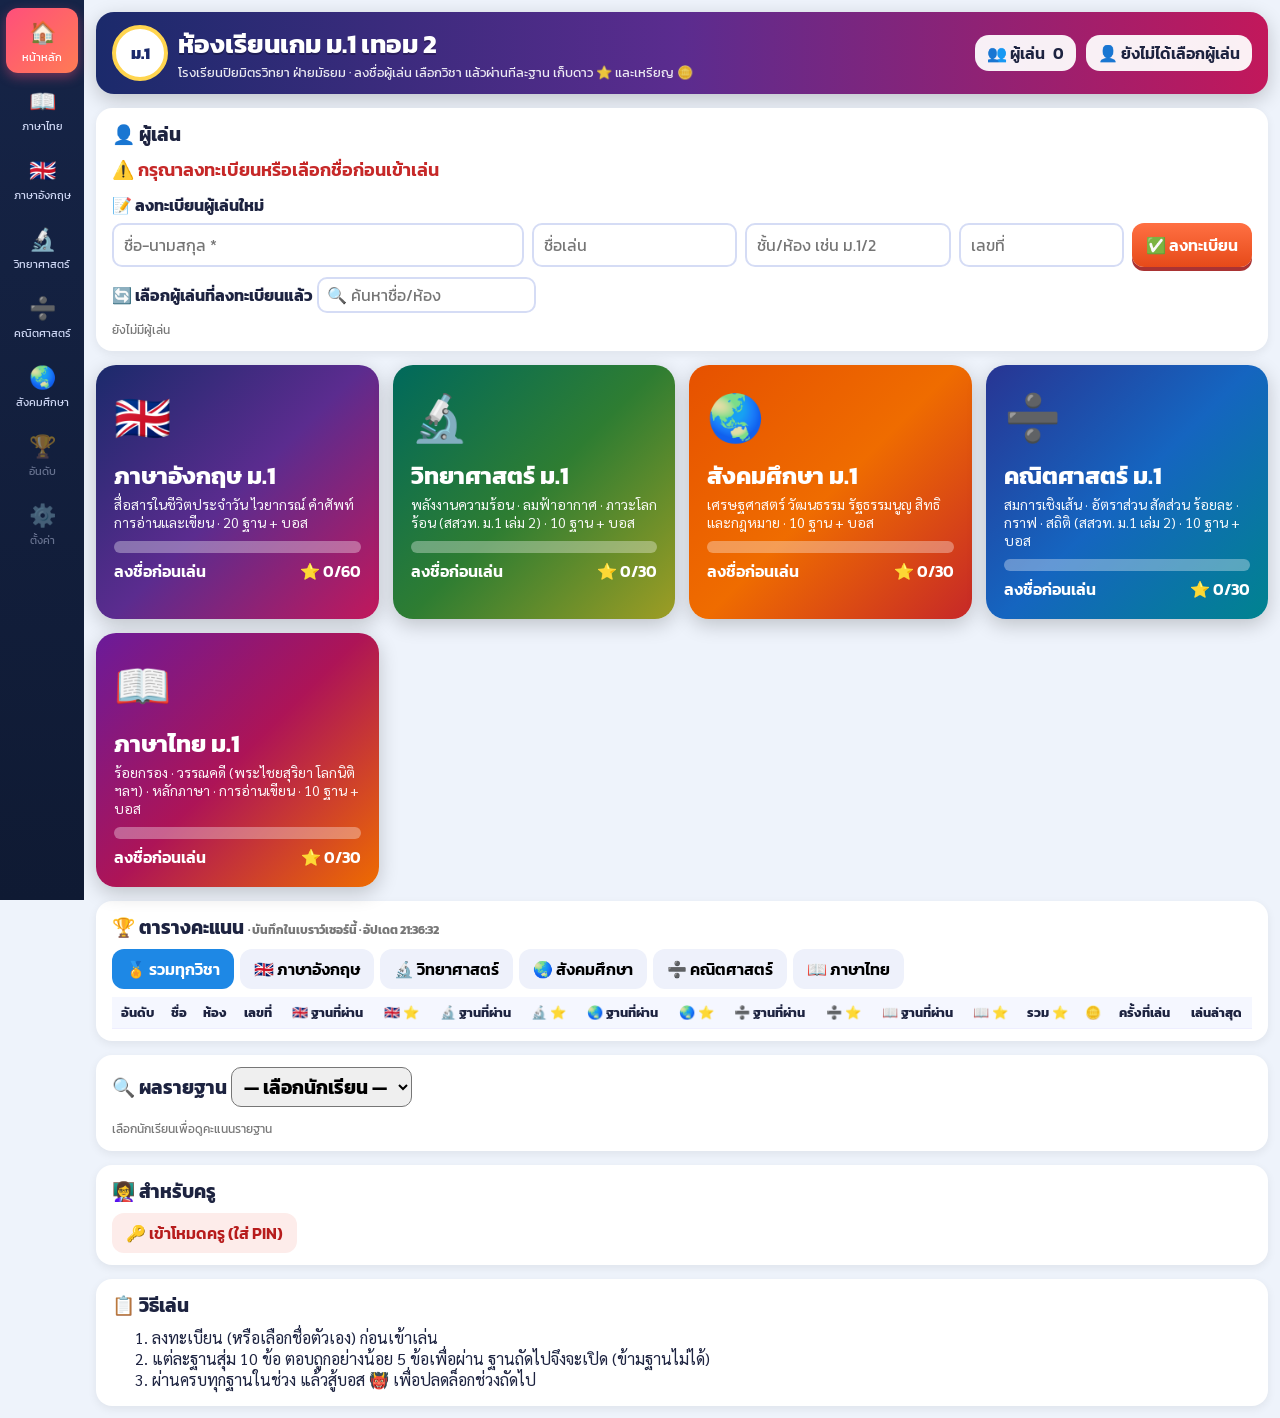
<file: index.html>
<!DOCTYPE html>
<html lang="th"><head><meta charset="utf-8"><meta name="viewport" content="width=device-width,initial-scale=1">
<title>ห้องเรียนเกม ม.1 เทอม 2 – โรงเรียนปิยมิตรวิทยา</title>
<link rel="preconnect" href="https://fonts.googleapis.com"><link href="https://fonts.googleapis.com/css2?family=Kanit:wght@400;600;800&family=Sarabun:wght@400;600&display=swap" rel="stylesheet">
<style>
*{box-sizing:border-box}body{margin:0;font-family:Kanit,Sarabun,Tahoma,sans-serif;background:#eef3fb;color:#1d2340}
.app{display:flex;min-height:100vh}
.side{width:84px;background:linear-gradient(#162447,#0f1a33);color:#cfd8f5;flex-shrink:0;padding:8px 6px;position:sticky;top:0;height:100vh}
.side a{display:flex;flex-direction:column;align-items:center;font-size:11px;padding:8px 2px;border-radius:12px;color:inherit;text-decoration:none;margin-bottom:4px;cursor:pointer}
.side a span{font-size:22px}.side a.active{background:linear-gradient(135deg,#ff4f7b,#ff7b54);color:#fff;box-shadow:0 4px 12px #ff4f7b66}
.side a:hover:not(.active){background:#ffffff14}
main{flex:1;min-width:0;padding:12px}
header{display:flex;flex-wrap:wrap;gap:10px;align-items:center;background:linear-gradient(90deg,#1b2a6b,#5b2c8f,#c2185b);color:#fff;border-radius:18px;padding:12px 16px;box-shadow:0 6px 20px #0003}
.logo{width:56px;height:56px;border-radius:50%;background:#fff;color:#1b2a6b;font-weight:800;display:grid;place-items:center;font-size:16px;border:4px solid #ffd54f}
.ttl{flex:1;min-width:220px}.ttl h1{margin:0;font-size:26px;text-shadow:0 2px 0 #0004}.ttl div{font-size:13px;opacity:.9}
.stat{background:#ffffffee;color:#1d2340;border-radius:14px;padding:6px 12px;display:flex;align-items:center;gap:8px;font-weight:600}
.pbar{width:170px;height:12px;background:#dde3f0;border-radius:8px;overflow:hidden}.pbar i{display:block;height:100%;background:linear-gradient(90deg,#43c76b,#9be15d);transition:width .6s}
.btn{border:0;border-radius:12px;padding:8px 14px;font:inherit;font-weight:600;cursor:pointer}
.reset{background:#fff3;color:#fff}
.mapwrap{overflow-x:auto;margin-top:12px;border-radius:18px;box-shadow:0 6px 20px #0002}
.map{position:relative;min-width:980px;aspect-ratio:2/1;overflow:hidden;background:linear-gradient(#8fd3ff 0%,#c8ecff 35%,#9be38a 36%,#5cbf60 100%)}
.map .z2bg{position:absolute;right:0;top:0;bottom:0;width:50%;background:linear-gradient(#7b5ce0 0%,#e58fc6 35%,transparent 36%)}
.river{position:absolute;left:0;right:0;top:56%;height:12%;background:linear-gradient(90deg,#3fa9f5,#69c9ff,#3fa9f5);opacity:.75;border-radius:50%}
.deco{position:absolute;font-size:34px;pointer-events:none;filter:drop-shadow(0 3px 2px #0003)}
.zone{position:absolute;top:2%;padding:6px 14px;border-radius:12px;color:#fff;font-weight:800;font-size:16px;text-align:center;box-shadow:0 4px 0 #0003}
.zone small{display:block;font-weight:400;font-size:11px}
svg.path{position:absolute;inset:0;width:100%;height:100%}
.node{position:absolute;transform:translate(-50%,-50%);text-align:center;cursor:pointer;width:110px}
.node .c{width:54px;height:54px;margin:auto;border-radius:50%;display:grid;place-items:center;font-size:22px;font-weight:800;color:#fff;border:4px solid #fff;box-shadow:0 5px 0 #0004;transition:transform .15s}
.node:hover .c{transform:scale(1.12)}
.node.done .c{background:linear-gradient(#43c76b,#1f8f45)}.node.open .c{background:linear-gradient(#ffb300,#ff6f00);animation:pulse 1.4s infinite}
.node.locked .c{background:#8d97ad;cursor:not-allowed}.node.locked{cursor:not-allowed}
@keyframes pulse{50%{box-shadow:0 0 0 10px #ffb30055,0 5px 0 #0004}}
.node .lb{background:#fffffff0;border-radius:8px;font-size:11px;line-height:1.2;padding:3px 4px;margin-top:3px;font-weight:600}
.node .lb small{display:block;font-weight:400;color:#555;font-size:10px}
.stars{color:#ffc107;font-size:13px;letter-spacing:-1px;text-shadow:0 1px 0 #0005}.stars .off{color:#c9ced8}
.boss .c{width:84px;height:84px;font-size:40px;background:linear-gradient(#e53935,#7b1fa2)!important;border-color:#ffd54f}
.boss .lb{background:#b71c1c;color:#fff}.boss .lb small{color:#ffe082}
.boss.locked .c{filter:grayscale(.8)}
.table{display:grid;grid-template-columns:1fr 1fr 1.6fr;gap:12px;margin-top:12px}
.unit{background:#fff;border-radius:16px;padding:10px;border-top:6px solid}
.unit h3{margin:0 0 8px;font-size:15px}
.row{display:flex;align-items:center;gap:8px;padding:6px;border-bottom:1px solid #eef;font-size:13px;cursor:pointer}
.row:hover{background:#f5f7ff}.row b{width:20px}.row .t{flex:1}.row .t small{display:block;color:#777}
.badge{font-size:11px;padding:2px 8px;border-radius:8px;white-space:nowrap}
.b-done{background:#dff6e5;color:#1f8f45}.b-cur{background:#fff1cc;color:#c77700}.b-no{background:#eceff4;color:#778}
.u3{display:grid;grid-template-columns:1fr 1fr;column-gap:10px}
.modal{position:fixed;inset:0;background:#0b1030b0;display:none;align-items:center;justify-content:center;z-index:50;padding:10px}
.modal.show{display:flex}
.card{background:#fff;border-radius:22px;max-width:720px;width:100%;max-height:94vh;overflow:auto;box-shadow:0 20px 60px #0006}
.card .top{padding:16px 20px;color:#fff;background:linear-gradient(120deg,#1e88e5,#7c4dff);border-radius:22px 22px 0 0;position:relative}
.card .top h2{margin:0;font-size:24px}.card .x{position:absolute;right:14px;top:12px;background:#fff3;color:#fff;font-size:18px}
.card .body{padding:16px 20px}
.box{border-radius:14px;padding:10px 14px;margin-bottom:10px}
.box h4{margin:0 0 6px}.box ul{margin:0;padding-left:20px;font-family:Sarabun,Kanit,sans-serif}
.g1{background:#e8f5e9}.g2{background:#e3f2fd}.g3{background:#fff8e1}
.vocab{display:flex;flex-wrap:wrap;gap:6px}.vocab span{background:#fff;border:2px solid #ffd54f;border-radius:10px;padding:3px 8px;font-size:13px}
.go{background:linear-gradient(#ff7043,#e64a19);color:#fff;font-size:18px;width:100%;padding:12px;box-shadow:0 4px 0 #a33}
.q{font-size:19px;margin:8px 0 12px}.opts{display:grid;gap:8px}
.opt{text-align:left;background:#f1f4ff;border:2px solid #d5dcf5;font-size:16px}
.opt:hover:not(:disabled){background:#e3e9ff}.opt.ok{background:#c8f7d2;border-color:#2e7d32}.opt.bad{background:#ffd6d6;border-color:#c62828}
.qp{display:flex;justify-content:space-between;color:#666;font-size:14px}
.res{text-align:center}.res .big{font-size:56px;color:#ffc107}
#confetti{position:fixed;inset:0;pointer-events:none;z-index:60}
@media(max-width:900px){.table{grid-template-columns:1fr}.u3{grid-template-columns:1fr}}
@media(max-width:640px){.app{flex-direction:column}.side{width:100%;height:auto;position:static;display:flex;overflow-x:auto;padding:4px}.side a{min-width:64px;margin:0 2px}
.ttl h1{font-size:20px}.pbar{width:110px}main{padding:8px}}
.row .t small.desc{color:#1e5bb8;font-family:Sarabun,Kanit,sans-serif;font-size:12px}.row .t small.desc2{color:#8a6d00;font-size:11px}.side a.soon{opacity:.45;cursor:default}
</style><style>.subj{display:grid;grid-template-columns:repeat(auto-fit,minmax(260px,1fr));gap:14px;margin-top:14px}
.sc{display:block;text-decoration:none;color:#fff;border-radius:20px;padding:18px;box-shadow:0 6px 20px #0003;transition:transform .15s;cursor:pointer}.sc:hover{transform:translateY(-4px)}
.sc .ic{font-size:46px}.sc h2{margin:6px 0 2px;font-size:24px}.sc p{margin:0 0 10px;font-family:Sarabun,Kanit,sans-serif;font-size:14px;opacity:.95}
.sc .pbar{width:100%;background:#ffffff55}.sc .m{display:flex;justify-content:space-between;font-weight:600;margin-top:6px}
.panel{background:#fff;border-radius:16px;padding:12px 16px;margin-top:14px;box-shadow:0 3px 10px #0001}.panel h3{margin:0 0 8px}
.how ol{margin:4px 0;font-family:Sarabun,Kanit,sans-serif}
.frm{display:grid;grid-template-columns:2fr 1fr 1fr .8fr auto;gap:8px}.frm input{font:inherit;padding:8px 10px;border:2px solid #d5dcf5;border-radius:10px;min-width:0}
.plist{display:flex;flex-wrap:wrap;gap:8px;margin-top:8px}.pchip{background:#f1f4ff;border:2px solid #d5dcf5;border-radius:12px;padding:6px 10px;cursor:pointer;font-weight:600}.pchip.me{background:#fff1cc;border-color:#ffb300}
.cur{display:flex;align-items:center;gap:10px;flex-wrap:wrap;font-size:18px}
table.sb{width:100%;border-collapse:collapse;font-size:13px}table.sb th,table.sb td{padding:6px;border-bottom:1px solid #eef;text-align:center}table.sb th{background:#f5f7ff}table.sb td.l{text-align:left}
table.sb tr.click{cursor:pointer}table.sb tr.click:hover{background:#fffbe6}
.tabs{display:flex;gap:6px;flex-wrap:wrap;margin-bottom:8px}.tabs .btn{background:#eef1fb}.tabs .btn.on{background:#1e88e5;color:#fff}
.adm{background:#fdecea;color:#b71c1c}.small{font-size:12px;color:#777}
@media(max-width:640px){.frm{grid-template-columns:1fr 1fr}.frm .btn{grid-column:span 2}}</style></head><body>
<div class="app">
<nav class="side">
<a href="index.html" class="active"><span>🏠</span>หน้าหลัก</a><a href="thai-m1.html" ><span>📖</span>ภาษาไทย</a><a href="english-m1.html" ><span>🇬🇧</span>ภาษาอังกฤษ</a><a href="science-m1.html" ><span>🔬</span>วิทยาศาสตร์</a><a href="math-m1.html" ><span>➗</span>คณิตศาสตร์</a><a href="social-m1.html" ><span>🌏</span>สังคมศึกษา</a><a class="soon"><span>🏆</span>อันดับ</a><a class="soon"><span>⚙️</span>ตั้งค่า</a>
</nav>
<main>
<header><div class="logo">ม.1</div><div class="ttl"><h1>ห้องเรียนเกม ม.1 เทอม 2</h1><div>โรงเรียนปิยมิตรวิทยา ฝ่ายมัธยม · ลงชื่อผู้เล่น เลือกวิชา แล้วผ่านทีละฐาน เก็บดาว ⭐ และเหรียญ 🪙</div></div>
<div class="stat">👥 ผู้เล่น <span id="np">0</span></div><div class="stat" id="mestat">👤 ยังไม่ได้เลือกผู้เล่น</div></header>
<div class="panel" id="who"><h3>👤 ผู้เล่น</h3><div class="cur" id="cur"></div>
<div id="regbox" style="margin-top:10px"><b>📝 ลงทะเบียนผู้เล่นใหม่</b>
<form class="frm" id="reg" style="margin-top:6px"><input id="f_name" placeholder="ชื่อ-นามสกุล *" required><input id="f_nick" placeholder="ชื่อเล่น"><input id="f_cls" placeholder="ชั้น/ห้อง เช่น ม.1/2"><input id="f_no" placeholder="เลขที่" inputmode="numeric"><button class="btn go" style="width:auto;font-size:16px;padding:8px 14px">✅ ลงทะเบียน</button></form>
<div id="regmsg" class="small"></div></div>
<div style="margin-top:10px"><b>🔄 เลือกผู้เล่นที่ลงทะเบียนแล้ว</b> <input id="pf" placeholder="🔍 ค้นหาชื่อ/ห้อง" style="font:inherit;padding:4px 8px;border:2px solid #d5dcf5;border-radius:10px"><div class="plist" id="plist"></div></div></div>
<div class="subj" id="subj"></div>
<div class="panel"><h3>🏆 ตารางคะแนน <span class="small" id="upd"></span></h3>
<div class="tabs" id="tabs"></div><div style="overflow-x:auto" id="board"></div></div>
<div class="panel"><h3>🔍 ผลรายฐาน <select id="kid" style="font:inherit;padding:4px 8px;border-radius:10px"></select></h3><div style="overflow-x:auto" id="drill"></div></div>
<div class="panel"><h3>👩‍🏫 สำหรับครู</h3><div id="admin"><button class="btn adm" id="alogin">🔑 เข้าโหมดครู (ใส่ PIN)</button></div></div>
<div class="panel how"><h3>📋 วิธีเล่น</h3><ol><li>ลงทะเบียน (หรือเลือกชื่อตัวเอง) ก่อนเข้าเล่น</li><li>แต่ละฐานสุ่ม 10 ข้อ ตอบถูกอย่างน้อย 5 ข้อเพื่อผ่าน ฐานถัดไปจึงจะเปิด (ข้ามฐานไม่ได้)</li><li>ผ่านครบทุกฐานในช่วง แล้วสู้บอส 👹 เพื่อปลดล็อกช่วงถัดไป</li></ol></div>
</main></div>
<script src="config.js"></script><script src="api.js"></script><script src="subjects.js"></script>
<script>
let PL=[],SC=[],PID=localStorage.getItem("piyamit_pid"),TAB="all",PIN=null;
const $=id=>document.getElementById(id),esc=s=>String(s??"").replace(/[&<>"]/g,c=>({"&":"&amp;","<":"&lt;",">":"&gt;",'"':"&quot;"})[c]);
const label=p=>`${esc(p.nick||p.name)}${p.cls?" · "+esc(p.cls):""}${p.no?" #"+esc(p.no):""}`;
const fmt=t=>t?new Date(t).toLocaleString("th-TH",{dateStyle:"short",timeStyle:"short"}):"-";
function agg(pid,k){const S=SUBJECTS.find(s=>s.k===k);const rs=SC.filter(r=>r.pid===pid&&r.subj===k);let passed=0,stars=0,coins=0,att=0,last=0;
 rs.forEach(r=>{if(/^\d+$/.test(r.base)){if(r.stars>0)passed++;stars+=r.stars}coins+=r.coins||0;att+=r.att;last=Math.max(last,r.last||0)});return{passed,stars,coins,att,last,N:S.b.length}}
function setMe(id){PID=id;if(id)localStorage.setItem("piyamit_pid",id);else localStorage.removeItem("piyamit_pid");draw()}
function draw(){
 const me=PL.find(p=>p.id===PID);if(PID&&!me&&PL.length)setMe(null);
 $("np").textContent=PL.length;$("mestat").innerHTML=me?"👤 "+label(me):"👤 ยังไม่ได้เลือกผู้เล่น";
 $("cur").innerHTML=me?`ตอนนี้เล่นในชื่อ <b>${esc(me.name)}</b> (${label(me)}) <button class="btn" id="sw" style="background:#eef1fb">🔄 เปลี่ยนผู้เล่น</button>`:`<span style="color:#c62828;font-weight:600">⚠️ กรุณาลงทะเบียนหรือเลือกชื่อก่อนเข้าเล่น</span>`;
 if($("sw"))$("sw").onclick=()=>setMe(null);
 const f=$("pf").value.trim().toLowerCase();
 $("plist").innerHTML=PL.filter(p=>!f||(p.name+p.nick+p.cls).toLowerCase().includes(f)).map(p=>`<span class="pchip ${p.id===PID?"me":""}" data-p="${p.id}">${label(p)}<br><small style="font-weight:400">${esc(p.name)}</small></span>`).join("")||'<span class="small">ยังไม่มีผู้เล่น</span>';
 $("plist").querySelectorAll("[data-p]").forEach(e=>e.onclick=()=>{setMe(e.dataset.p);window.scrollTo({top:$("subj").offsetTop-10,behavior:"smooth"})});
 $("subj").innerHTML=SUBJECTS.map(s=>{const a=me?agg(me.id,s.k):{passed:0,stars:0,N:s.b.length};const pc=Math.round(a.passed/a.N*100);
  return `<a class="sc" data-h="${s.h}" style="background:${s.c}"><div class="ic">${s.e}</div><h2>${s.n} ม.1</h2><p>${s.d} · ${s.b.length} ฐาน + บอส</p><div class="pbar"><i style="width:${pc}%"></i></div><div class="m"><span>${me?`${a.passed}/${a.N} ฐาน (${pc}%)`:"ลงชื่อก่อนเล่น"}</span><span>⭐ ${a.stars}/${a.N*3}</span></div></a>`}).join("");
 $("subj").querySelectorAll("[data-h]").forEach(e=>e.onclick=()=>{if(!PID){alert("กรุณาลงทะเบียนหรือเลือกชื่อผู้เล่นก่อน");$("f_name").focus();return}location.href=e.dataset.h});
 // ranking
 $("tabs").innerHTML=[["all","🏅 รวมทุกวิชา"],...SUBJECTS.map(s=>[s.k,s.e+" "+s.n])].map(([k,n])=>`<button class="btn ${TAB===k?"on":""}" data-t="${k}">${n}</button>`).join("");
 $("tabs").querySelectorAll("[data-t]").forEach(b=>b.onclick=()=>{TAB=b.dataset.t;draw()});
 const subs=TAB==="all"?SUBJECTS:SUBJECTS.filter(s=>s.k===TAB);
 const rows=PL.map(p=>{const per=subs.map(s=>agg(p.id,s.k));const t=per.reduce((x,a)=>({passed:x.passed+a.passed,stars:x.stars+a.stars,coins:x.coins+a.coins,att:x.att+a.att,last:Math.max(x.last,a.last)}),{passed:0,stars:0,coins:0,att:0,last:0});return{p,per,t}})
  .sort((a,b)=>b.t.stars-a.t.stars||b.t.passed-a.t.passed||b.t.coins-a.t.coins);
 $("board").innerHTML=`<table class="sb" id="sbt"><tr><th>อันดับ</th><th>ชื่อ</th><th>ห้อง</th><th>เลขที่</th>${subs.map(s=>`<th>${s.e} ฐานที่ผ่าน</th><th>${s.e} ⭐</th>`).join("")}<th>รวม ⭐</th><th>🪙</th><th>ครั้งที่เล่น</th><th>เล่นล่าสุด</th>${PIN?"<th>ลบ</th>":""}</tr>`+
  rows.map((r,i)=>`<tr class="click" data-k="${r.p.id}"><td>${["🥇","🥈","🥉"][i]||i+1}</td><td class="l"><b>${esc(r.p.nick||"")}</b> ${esc(r.p.name)}</td><td>${esc(r.p.cls)}</td><td>${esc(r.p.no)}</td>${r.per.map(a=>`<td>${a.passed}/${a.N}</td><td>${a.stars}</td>`).join("")}<td><b>${r.t.stars}</b></td><td>${r.t.coins}</td><td>${r.t.att}</td><td>${fmt(r.t.last)}</td>${PIN?`<td><button class="btn adm" data-del="${r.p.id}">🗑️</button></td>`:""}</tr>`).join("")+"</table>";
 $("board").querySelectorAll("tr[data-k]").forEach(t=>t.onclick=e=>{if(e.target.dataset.del)return;$("kid").value=t.dataset.k;drill();$("kid").scrollIntoView({behavior:"smooth"})});
 $("board").querySelectorAll("[data-del]").forEach(b=>b.onclick=()=>{const p=PL.find(x=>x.id===b.dataset.del);if(confirm(`ลบ "${p.name}" และคะแนนทั้งหมด? (ย้อนกลับไม่ได้)`))api("admin_delete",{pin:PIN,pid:p.id}).then(refresh).catch(e=>alert(e.message))});
 const kv=$("kid").value;$("kid").innerHTML='<option value="">— เลือกนักเรียน —</option>'+PL.map(p=>`<option value="${p.id}">${label(p)} – ${esc(p.name)}</option>`).join("");$("kid").value=PL.some(p=>p.id===kv)?kv:(PID||"");drill();
}
function drill(){const pid=$("kid").value;if(!pid){$("drill").innerHTML='<span class="small">เลือกนักเรียนเพื่อดูคะแนนรายฐาน</span>';return}
 $("drill").innerHTML=SUBJECTS.map(s=>{const rs=Object.fromEntries(SC.filter(r=>r.pid===pid&&r.subj===s.k).map(r=>[r.base,r]));
  const line=(id,name)=>{const r=rs[id];return `<tr><td class="l">${name}</td><td>${r?`${r.best}/${r.total}`:"-"}</td><td>${r?`${r.lastScore}/${r.total}`:"-"}</td><td style="color:#ffb300">${r?"★".repeat(r.stars)+"☆".repeat(3-r.stars):"-"}</td><td>${r?r.att:0}</td><td>${r?fmt(r.last):"-"}</td><td>${r?(r.stars?"✅ ผ่าน":"❌ ยังไม่ผ่าน"):"⏳ ยังไม่เล่น"}</td></tr>`};
  return `<h4 style="margin:10px 0 4px">${s.e} ${s.n}</h4><table class="sb"><tr><th class="l">ฐาน</th><th>คะแนนดีสุด</th><th>ครั้งล่าสุด</th><th>ดาว</th><th>จำนวนครั้ง</th><th>เล่นล่าสุด</th><th>สถานะ</th></tr>${s.b.map((n,i)=>line(String(i),`${i+1}. ${esc(n)}`)).join("")}${s.boss.map((b,i)=>line(b,`👹 บอส ${s.boss.length>1?i+1:""}`)).join("")}</table>`}).join("")}
$("kid").onchange=drill;$("pf").oninput=draw;
$("reg").onsubmit=e=>{e.preventDefault();const d={name:$("f_name").value,nick:$("f_nick").value,cls:$("f_cls").value,no:$("f_no").value};
 api("register",d).then(r=>{$("regmsg").textContent=r.existed?`ℹ️ มีชื่อ "${r.player.name}" ห้อง ${r.player.cls||"-"} อยู่แล้ว — เลือกเป็นผู้เล่นคนนี้ให้แล้ว (ถ้าเป็นคนละคน กรุณาใส่ชื่อ-นามสกุลเต็ม)`:`✅ ลงทะเบียน "${r.player.name}" เรียบร้อย`;$("reg").reset();PID=r.player.id;localStorage.setItem("piyamit_pid",PID);refresh()}).catch(e=>$("regmsg").textContent="⚠️ "+e.message)};
function csv(){const H=["ชื่อ","ชื่อเล่น","ชั้น/ห้อง","เลขที่","วิชา","ฐาน","คะแนนดีสุด","เต็ม","ครั้งล่าสุด","ดาว","จำนวนครั้ง","เล่นล่าสุด"];const L=[H];
 PL.forEach(p=>SUBJECTS.forEach(s=>[...s.b.map((n,i)=>[String(i),`${i+1}. ${n}`]),...s.boss.map((b,i)=>[b,"บอส "+(i+1)])].forEach(([id,n])=>{const r=SC.find(x=>x.pid===p.id&&x.subj===s.k&&x.base===id);
  L.push([p.name,p.nick,p.cls,p.no,s.n,n,r?r.best:"",r?r.total:"",r?r.lastScore:"",r?r.stars:"",r?r.att:0,r?fmt(r.last):""])})));
 const t="\ufeff"+L.map(r=>r.map(v=>`"${String(v??"").replace(/"/g,'""')}"`).join(",")).join("\r\n");const a=document.createElement("a");a.href=URL.createObjectURL(new Blob([t],{type:"text/csv"}));a.download="คะแนน-ม1-"+new Date().toISOString().slice(0,10)+".csv";a.click()}
function adminUI(){$("admin").innerHTML=PIN?`<button class="btn" style="background:#e8f5e9" id="csv">⬇️ ดาวน์โหลด CSV (รายฐานทุกคน)</button> <button class="btn adm" id="alogout">ออกจากโหมดครู</button><div class="small">โหมดครู: กดปุ่ม 🗑️ ในตารางคะแนนเพื่อลบนักเรียน</div>`:'<button class="btn adm" id="alogin">🔑 เข้าโหมดครู (ใส่ PIN)</button>';
 if($("csv"))$("csv").onclick=csv;if($("alogout"))$("alogout").onclick=()=>{PIN=null;adminUI();draw()};
 if($("alogin"))$("alogin").onclick=()=>{const p=prompt("PIN ครู");if(p)api("admin_check",{pin:p}).then(r=>{if(r.ok){PIN=p;adminUI();draw()}else alert("PIN ไม่ถูกต้อง")})}}
function refresh(){return api("scoreboard").then(d=>{PL=d.players.sort((a,b)=>(a.cls||"").localeCompare(b.cls||"")||(+a.no||0)-(+b.no||0));SC=d.scores;$("upd").textContent=(window.PIYAMIT_STORAGE==="local"?"· บันทึกในเบราว์เซอร์นี้ · ":"· ")+"อัปเดต "+new Date().toLocaleTimeString("th-TH");draw()}).catch(e=>{$("upd").textContent="· ⚠️ เชื่อมต่อเซิร์ฟเวอร์ไม่ได้"})}
if(location.search.includes("need=1"))setTimeout(()=>alert("กรุณาลงทะเบียนหรือเลือกชื่อผู้เล่นก่อนเข้าเล่น"),300);
adminUI();refresh();setInterval(refresh,5000);
</script></body></html>
</file>
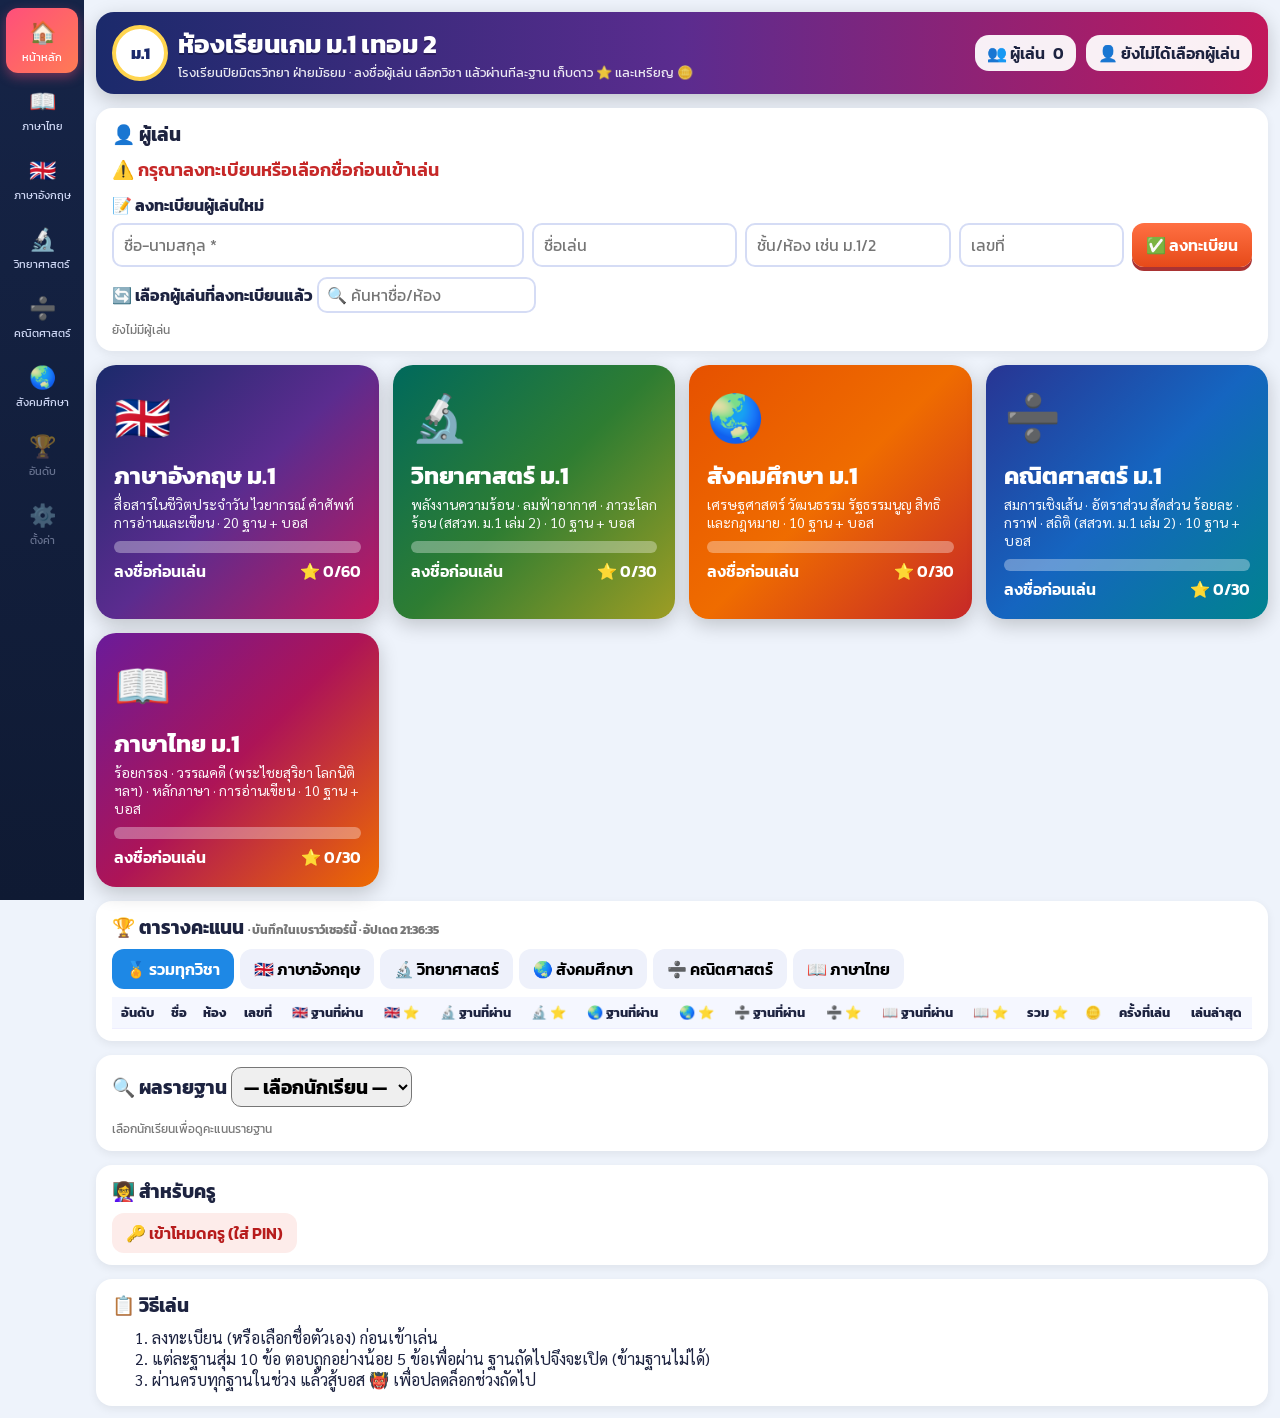
<file: slack/index.html>
<!DOCTYPE html>
<!-- redeploy 2026-10-16 -->
<html lang="th"><head><meta charset="utf-8"><meta name="viewport" content="width=device-width,initial-scale=1">
<title>ห้องเรียนเกม ม.1 เทอม 2 – โรงเรียนปิยมิตรวิทยา</title>
<link rel="preconnect" href="https://fonts.googleapis.com"><link href="https://fonts.googleapis.com/css2?family=Kanit:wght@400;600;800&family=Sarabun:wght@400;600&display=swap" rel="stylesheet">
<style>
*{box-sizing:border-box}body{margin:0;font-family:Kanit,Sarabun,Tahoma,sans-serif;background:#eef3fb;color:#1d2340}
.app{display:flex;min-height:100vh}
.side{width:84px;background:linear-gradient(#162447,#0f1a33);color:#cfd8f5;flex-shrink:0;padding:8px 6px;position:sticky;top:0;height:100vh}
.side a{display:flex;flex-direction:column;align-items:center;font-size:11px;padding:8px 2px;border-radius:12px;color:inherit;text-decoration:none;margin-bottom:4px;cursor:pointer}
.side a span{font-size:22px}.side a.active{background:linear-gradient(135deg,#ff4f7b,#ff7b54);color:#fff;box-shadow:0 4px 12px #ff4f7b66}
.side a:hover:not(.active){background:#ffffff14}
main{flex:1;min-width:0;padding:12px}
header{display:flex;flex-wrap:wrap;gap:10px;align-items:center;background:linear-gradient(90deg,#1b2a6b,#5b2c8f,#c2185b);color:#fff;border-radius:18px;padding:12px 16px;box-shadow:0 6px 20px #0003}
.logo{width:56px;height:56px;border-radius:50%;background:#fff;color:#1b2a6b;font-weight:800;display:grid;place-items:center;font-size:16px;border:4px solid #ffd54f}
.ttl{flex:1;min-width:220px}.ttl h1{margin:0;font-size:26px;text-shadow:0 2px 0 #0004}.ttl div{font-size:13px;opacity:.9}
.stat{background:#ffffffee;color:#1d2340;border-radius:14px;padding:6px 12px;display:flex;align-items:center;gap:8px;font-weight:600}
.pbar{width:170px;height:12px;background:#dde3f0;border-radius:8px;overflow:hidden}.pbar i{display:block;height:100%;background:linear-gradient(90deg,#43c76b,#9be15d);transition:width .6s}
.btn{border:0;border-radius:12px;padding:8px 14px;font:inherit;font-weight:600;cursor:pointer}
.reset{background:#fff3;color:#fff}
.mapwrap{overflow-x:auto;margin-top:12px;border-radius:18px;box-shadow:0 6px 20px #0002}
.map{position:relative;min-width:980px;aspect-ratio:2/1;overflow:hidden;background:linear-gradient(#8fd3ff 0%,#c8ecff 35%,#9be38a 36%,#5cbf60 100%)}
.map .z2bg{position:absolute;right:0;top:0;bottom:0;width:50%;background:linear-gradient(#7b5ce0 0%,#e58fc6 35%,transparent 36%)}
.river{position:absolute;left:0;right:0;top:56%;height:12%;background:linear-gradient(90deg,#3fa9f5,#69c9ff,#3fa9f5);opacity:.75;border-radius:50%}
.deco{position:absolute;font-size:34px;pointer-events:none;filter:drop-shadow(0 3px 2px #0003)}
.zone{position:absolute;top:2%;padding:6px 14px;border-radius:12px;color:#fff;font-weight:800;font-size:16px;text-align:center;box-shadow:0 4px 0 #0003}
.zone small{display:block;font-weight:400;font-size:11px}
svg.path{position:absolute;inset:0;width:100%;height:100%}
.node{position:absolute;transform:translate(-50%,-50%);text-align:center;cursor:pointer;width:110px}
.node .c{width:54px;height:54px;margin:auto;border-radius:50%;display:grid;place-items:center;font-size:22px;font-weight:800;color:#fff;border:4px solid #fff;box-shadow:0 5px 0 #0004;transition:transform .15s}
.node:hover .c{transform:scale(1.12)}
.node.done .c{background:linear-gradient(#43c76b,#1f8f45)}.node.open .c{background:linear-gradient(#ffb300,#ff6f00);animation:pulse 1.4s infinite}
.node.locked .c{background:#8d97ad;cursor:not-allowed}.node.locked{cursor:not-allowed}
@keyframes pulse{50%{box-shadow:0 0 0 10px #ffb30055,0 5px 0 #0004}}
.node .lb{background:#fffffff0;border-radius:8px;font-size:11px;line-height:1.2;padding:3px 4px;margin-top:3px;font-weight:600}
.node .lb small{display:block;font-weight:400;color:#555;font-size:10px}
.stars{color:#ffc107;font-size:13px;letter-spacing:-1px;text-shadow:0 1px 0 #0005}.stars .off{color:#c9ced8}
.boss .c{width:84px;height:84px;font-size:40px;background:linear-gradient(#e53935,#7b1fa2)!important;border-color:#ffd54f}
.boss .lb{background:#b71c1c;color:#fff}.boss .lb small{color:#ffe082}
.boss.locked .c{filter:grayscale(.8)}
.table{display:grid;grid-template-columns:1fr 1fr 1.6fr;gap:12px;margin-top:12px}
.unit{background:#fff;border-radius:16px;padding:10px;border-top:6px solid}
.unit h3{margin:0 0 8px;font-size:15px}
.row{display:flex;align-items:center;gap:8px;padding:6px;border-bottom:1px solid #eef;font-size:13px;cursor:pointer}
.row:hover{background:#f5f7ff}.row b{width:20px}.row .t{flex:1}.row .t small{display:block;color:#777}
.badge{font-size:11px;padding:2px 8px;border-radius:8px;white-space:nowrap}
.b-done{background:#dff6e5;color:#1f8f45}.b-cur{background:#fff1cc;color:#c77700}.b-no{background:#eceff4;color:#778}
.u3{display:grid;grid-template-columns:1fr 1fr;column-gap:10px}
.modal{position:fixed;inset:0;background:#0b1030b0;display:none;align-items:center;justify-content:center;z-index:50;padding:10px}
.modal.show{display:flex}
.card{background:#fff;border-radius:22px;max-width:720px;width:100%;max-height:94vh;overflow:auto;box-shadow:0 20px 60px #0006}
.card .top{padding:16px 20px;color:#fff;background:linear-gradient(120deg,#1e88e5,#7c4dff);border-radius:22px 22px 0 0;position:relative}
.card .top h2{margin:0;font-size:24px}.card .x{position:absolute;right:14px;top:12px;background:#fff3;color:#fff;font-size:18px}
.card .body{padding:16px 20px}
.box{border-radius:14px;padding:10px 14px;margin-bottom:10px}
.box h4{margin:0 0 6px}.box ul{margin:0;padding-left:20px;font-family:Sarabun,Kanit,sans-serif}
.g1{background:#e8f5e9}.g2{background:#e3f2fd}.g3{background:#fff8e1}
.vocab{display:flex;flex-wrap:wrap;gap:6px}.vocab span{background:#fff;border:2px solid #ffd54f;border-radius:10px;padding:3px 8px;font-size:13px}
.go{background:linear-gradient(#ff7043,#e64a19);color:#fff;font-size:18px;width:100%;padding:12px;box-shadow:0 4px 0 #a33}
.q{font-size:19px;margin:8px 0 12px}.opts{display:grid;gap:8px}
.opt{text-align:left;background:#f1f4ff;border:2px solid #d5dcf5;font-size:16px}
.opt:hover:not(:disabled){background:#e3e9ff}.opt.ok{background:#c8f7d2;border-color:#2e7d32}.opt.bad{background:#ffd6d6;border-color:#c62828}
.qp{display:flex;justify-content:space-between;color:#666;font-size:14px}
.res{text-align:center}.res .big{font-size:56px;color:#ffc107}
#confetti{position:fixed;inset:0;pointer-events:none;z-index:60}
@media(max-width:900px){.table{grid-template-columns:1fr}.u3{grid-template-columns:1fr}}
@media(max-width:640px){.app{flex-direction:column}.side{width:100%;height:auto;position:static;display:flex;overflow-x:auto;padding:4px}.side a{min-width:64px;margin:0 2px}
.ttl h1{font-size:20px}.pbar{width:110px}main{padding:8px}}
.row .t small.desc{color:#1e5bb8;font-family:Sarabun,Kanit,sans-serif;font-size:12px}.row .t small.desc2{color:#8a6d00;font-size:11px}.side a.soon{opacity:.45;cursor:default}
</style><style>.subj{display:grid;grid-template-columns:repeat(auto-fit,minmax(260px,1fr));gap:14px;margin-top:14px}
.sc{display:block;text-decoration:none;color:#fff;border-radius:20px;padding:18px;box-shadow:0 6px 20px #0003;transition:transform .15s;cursor:pointer}.sc:hover{transform:translateY(-4px)}
.sc .ic{font-size:46px}.sc h2{margin:6px 0 2px;font-size:24px}.sc p{margin:0 0 10px;font-family:Sarabun,Kanit,sans-serif;font-size:14px;opacity:.95}
.sc .pbar{width:100%;background:#ffffff55}.sc .m{display:flex;justify-content:space-between;font-weight:600;margin-top:6px}
.panel{background:#fff;border-radius:16px;padding:12px 16px;margin-top:14px;box-shadow:0 3px 10px #0001}.panel h3{margin:0 0 8px}
.how ol{margin:4px 0;font-family:Sarabun,Kanit,sans-serif}
.frm{display:grid;grid-template-columns:2fr 1fr 1fr .8fr auto;gap:8px}.frm input{font:inherit;padding:8px 10px;border:2px solid #d5dcf5;border-radius:10px;min-width:0}
.plist{display:flex;flex-wrap:wrap;gap:8px;margin-top:8px}.pchip{background:#f1f4ff;border:2px solid #d5dcf5;border-radius:12px;padding:6px 10px;cursor:pointer;font-weight:600}.pchip.me{background:#fff1cc;border-color:#ffb300}
.cur{display:flex;align-items:center;gap:10px;flex-wrap:wrap;font-size:18px}
table.sb{width:100%;border-collapse:collapse;font-size:13px}table.sb th,table.sb td{padding:6px;border-bottom:1px solid #eef;text-align:center}table.sb th{background:#f5f7ff}table.sb td.l{text-align:left}
table.sb tr.click{cursor:pointer}table.sb tr.click:hover{background:#fffbe6}
.tabs{display:flex;gap:6px;flex-wrap:wrap;margin-bottom:8px}.tabs .btn{background:#eef1fb}.tabs .btn.on{background:#1e88e5;color:#fff}
.adm{background:#fdecea;color:#b71c1c}.small{font-size:12px;color:#777}
@media(max-width:640px){.frm{grid-template-columns:1fr 1fr}.frm .btn{grid-column:span 2}}</style></head><body>
<div class="app">
<nav class="side">
<a href="index.html" class="active"><span>🏠</span>หน้าหลัก</a><a href="thai-m1.html" ><span>📖</span>ภาษาไทย</a><a href="english-m1.html" ><span>🇬🇧</span>ภาษาอังกฤษ</a><a href="science-m1.html" ><span>🔬</span>วิทยาศาสตร์</a><a href="math-m1.html" ><span>➗</span>คณิตศาสตร์</a><a href="social-m1.html" ><span>🌏</span>สังคมศึกษา</a><a class="soon"><span>🏆</span>อันดับ</a><a class="soon"><span>⚙️</span>ตั้งค่า</a>
</nav>
<main>
<header><div class="logo">ม.1</div><div class="ttl"><h1>ห้องเรียนเกม ม.1 เทอม 2</h1><div>โรงเรียนปิยมิตรวิทยา ฝ่ายมัธยม · ลงชื่อผู้เล่น เลือกวิชา แล้วผ่านทีละฐาน เก็บดาว ⭐ และเหรียญ 🪙</div></div>
<div class="stat">👥 ผู้เล่น <span id="np">0</span></div><div class="stat" id="mestat">👤 ยังไม่ได้เลือกผู้เล่น</div></header>
<div class="panel" id="who"><h3>👤 ผู้เล่น</h3><div class="cur" id="cur"></div>
<div id="regbox" style="margin-top:10px"><b>📝 ลงทะเบียนผู้เล่นใหม่</b>
<form class="frm" id="reg" style="margin-top:6px"><input id="f_name" placeholder="ชื่อ-นามสกุล *" required><input id="f_nick" placeholder="ชื่อเล่น"><input id="f_cls" placeholder="ชั้น/ห้อง เช่น ม.1/2"><input id="f_no" placeholder="เลขที่" inputmode="numeric"><button class="btn go" style="width:auto;font-size:16px;padding:8px 14px">✅ ลงทะเบียน</button></form>
<div id="regmsg" class="small"></div></div>
<div style="margin-top:10px"><b>🔄 เลือกผู้เล่นที่ลงทะเบียนแล้ว</b> <input id="pf" placeholder="🔍 ค้นหาชื่อ/ห้อง" style="font:inherit;padding:4px 8px;border:2px solid #d5dcf5;border-radius:10px"><div class="plist" id="plist"></div></div></div>
<div class="subj" id="subj"></div>
<div class="panel"><h3>🏆 ตารางคะแนน <span class="small" id="upd"></span></h3>
<div class="tabs" id="tabs"></div><div style="overflow-x:auto" id="board"></div></div>
<div class="panel"><h3>🔍 ผลรายฐาน <select id="kid" style="font:inherit;padding:4px 8px;border-radius:10px"></select></h3><div style="overflow-x:auto" id="drill"></div></div>
<div class="panel"><h3>👩‍🏫 สำหรับครู</h3><div id="admin"><button class="btn adm" id="alogin">🔑 เข้าโหมดครู (ใส่ PIN)</button></div></div>
<div class="panel how"><h3>📋 วิธีเล่น</h3><ol><li>ลงทะเบียน (หรือเลือกชื่อตัวเอง) ก่อนเข้าเล่น</li><li>แต่ละฐานสุ่ม 10 ข้อ ตอบถูกอย่างน้อย 5 ข้อเพื่อผ่าน ฐานถัดไปจึงจะเปิด (ข้ามฐานไม่ได้)</li><li>ผ่านครบทุกฐานในช่วง แล้วสู้บอส 👹 เพื่อปลดล็อกช่วงถัดไป</li></ol></div>
</main></div>
<script src="config.js"></script><script src="api.js"></script><script src="subjects.js"></script>
<script>
let PL=[],SC=[],PID=localStorage.getItem("piyamit_pid"),TAB="all",PIN=null;
const $=id=>document.getElementById(id),esc=s=>String(s??"").replace(/[&<>"]/g,c=>({"&":"&amp;","<":"&lt;",">":"&gt;",'"':"&quot;"})[c]);
const label=p=>`${esc(p.nick||p.name)}${p.cls?" · "+esc(p.cls):""}${p.no?" #"+esc(p.no):""}`;
const fmt=t=>t?new Date(t).toLocaleString("th-TH",{dateStyle:"short",timeStyle:"short"}):"-";
function agg(pid,k){const S=SUBJECTS.find(s=>s.k===k);const rs=SC.filter(r=>r.pid===pid&&r.subj===k);let passed=0,stars=0,coins=0,att=0,last=0;
 rs.forEach(r=>{if(/^\d+$/.test(r.base)){if(r.stars>0)passed++;stars+=r.stars}coins+=r.coins||0;att+=r.att;last=Math.max(last,r.last||0)});return{passed,stars,coins,att,last,N:S.b.length}}
function setMe(id){PID=id;if(id)localStorage.setItem("piyamit_pid",id);else localStorage.removeItem("piyamit_pid");draw()}
function draw(){
 const me=PL.find(p=>p.id===PID);if(PID&&!me&&PL.length)setMe(null);
 $("np").textContent=PL.length;$("mestat").innerHTML=me?"👤 "+label(me):"👤 ยังไม่ได้เลือกผู้เล่น";
 $("cur").innerHTML=me?`ตอนนี้เล่นในชื่อ <b>${esc(me.name)}</b> (${label(me)}) <button class="btn" id="sw" style="background:#eef1fb">🔄 เปลี่ยนผู้เล่น</button>`:`<span style="color:#c62828;font-weight:600">⚠️ กรุณาลงทะเบียนหรือเลือกชื่อก่อนเข้าเล่น</span>`;
 if($("sw"))$("sw").onclick=()=>setMe(null);
 const f=$("pf").value.trim().toLowerCase();
 $("plist").innerHTML=PL.filter(p=>!f||(p.name+p.nick+p.cls).toLowerCase().includes(f)).map(p=>`<span class="pchip ${p.id===PID?"me":""}" data-p="${p.id}">${label(p)}<br><small style="font-weight:400">${esc(p.name)}</small></span>`).join("")||'<span class="small">ยังไม่มีผู้เล่น</span>';
 $("plist").querySelectorAll("[data-p]").forEach(e=>e.onclick=()=>{setMe(e.dataset.p);window.scrollTo({top:$("subj").offsetTop-10,behavior:"smooth"})});
 $("subj").innerHTML=SUBJECTS.map(s=>{const a=me?agg(me.id,s.k):{passed:0,stars:0,N:s.b.length};const pc=Math.round(a.passed/a.N*100);
  return `<a class="sc" data-h="${s.h}" style="background:${s.c}"><div class="ic">${s.e}</div><h2>${s.n} ม.1</h2><p>${s.d} · ${s.b.length} ฐาน + บอส</p><div class="pbar"><i style="width:${pc}%"></i></div><div class="m"><span>${me?`${a.passed}/${a.N} ฐาน (${pc}%)`:"ลงชื่อก่อนเล่น"}</span><span>⭐ ${a.stars}/${a.N*3}</span></div></a>`}).join("");
 $("subj").querySelectorAll("[data-h]").forEach(e=>e.onclick=()=>{if(!PID){alert("กรุณาลงทะเบียนหรือเลือกชื่อผู้เล่นก่อน");$("f_name").focus();return}location.href=e.dataset.h});
 // ranking
 $("tabs").innerHTML=[["all","🏅 รวมทุกวิชา"],...SUBJECTS.map(s=>[s.k,s.e+" "+s.n])].map(([k,n])=>`<button class="btn ${TAB===k?"on":""}" data-t="${k}">${n}</button>`).join("");
 $("tabs").querySelectorAll("[data-t]").forEach(b=>b.onclick=()=>{TAB=b.dataset.t;draw()});
 const subs=TAB==="all"?SUBJECTS:SUBJECTS.filter(s=>s.k===TAB);
 const rows=PL.map(p=>{const per=subs.map(s=>agg(p.id,s.k));const t=per.reduce((x,a)=>({passed:x.passed+a.passed,stars:x.stars+a.stars,coins:x.coins+a.coins,att:x.att+a.att,last:Math.max(x.last,a.last)}),{passed:0,stars:0,coins:0,att:0,last:0});return{p,per,t}})
  .sort((a,b)=>b.t.stars-a.t.stars||b.t.passed-a.t.passed||b.t.coins-a.t.coins);
 $("board").innerHTML=`<table class="sb" id="sbt"><tr><th>อันดับ</th><th>ชื่อ</th><th>ห้อง</th><th>เลขที่</th>${subs.map(s=>`<th>${s.e} ฐานที่ผ่าน</th><th>${s.e} ⭐</th>`).join("")}<th>รวม ⭐</th><th>🪙</th><th>ครั้งที่เล่น</th><th>เล่นล่าสุด</th>${PIN?"<th>ลบ</th>":""}</tr>`+
  rows.map((r,i)=>`<tr class="click" data-k="${r.p.id}"><td>${["🥇","🥈","🥉"][i]||i+1}</td><td class="l"><b>${esc(r.p.nick||"")}</b> ${esc(r.p.name)}</td><td>${esc(r.p.cls)}</td><td>${esc(r.p.no)}</td>${r.per.map(a=>`<td>${a.passed}/${a.N}</td><td>${a.stars}</td>`).join("")}<td><b>${r.t.stars}</b></td><td>${r.t.coins}</td><td>${r.t.att}</td><td>${fmt(r.t.last)}</td>${PIN?`<td><button class="btn adm" data-del="${r.p.id}">🗑️</button></td>`:""}</tr>`).join("")+"</table>";
 $("board").querySelectorAll("tr[data-k]").forEach(t=>t.onclick=e=>{if(e.target.dataset.del)return;$("kid").value=t.dataset.k;drill();$("kid").scrollIntoView({behavior:"smooth"})});
 $("board").querySelectorAll("[data-del]").forEach(b=>b.onclick=()=>{const p=PL.find(x=>x.id===b.dataset.del);if(confirm(`ลบ "${p.name}" และคะแนนทั้งหมด? (ย้อนกลับไม่ได้)`))api("admin_delete",{pin:PIN,pid:p.id}).then(refresh).catch(e=>alert(e.message))});
 const kv=$("kid").value;$("kid").innerHTML='<option value="">— เลือกนักเรียน —</option>'+PL.map(p=>`<option value="${p.id}">${label(p)} – ${esc(p.name)}</option>`).join("");$("kid").value=PL.some(p=>p.id===kv)?kv:(PID||"");drill();
}
function drill(){const pid=$("kid").value;if(!pid){$("drill").innerHTML='<span class="small">เลือกนักเรียนเพื่อดูคะแนนรายฐาน</span>';return}
 $("drill").innerHTML=SUBJECTS.map(s=>{const rs=Object.fromEntries(SC.filter(r=>r.pid===pid&&r.subj===s.k).map(r=>[r.base,r]));
  const line=(id,name)=>{const r=rs[id];return `<tr><td class="l">${name}</td><td>${r?`${r.best}/${r.total}`:"-"}</td><td>${r?`${r.lastScore}/${r.total}`:"-"}</td><td style="color:#ffb300">${r?"★".repeat(r.stars)+"☆".repeat(3-r.stars):"-"}</td><td>${r?r.att:0}</td><td>${r?fmt(r.last):"-"}</td><td>${r?(r.stars?"✅ ผ่าน":"❌ ยังไม่ผ่าน"):"⏳ ยังไม่เล่น"}</td></tr>`};
  return `<h4 style="margin:10px 0 4px">${s.e} ${s.n}</h4><table class="sb"><tr><th class="l">ฐาน</th><th>คะแนนดีสุด</th><th>ครั้งล่าสุด</th><th>ดาว</th><th>จำนวนครั้ง</th><th>เล่นล่าสุด</th><th>สถานะ</th></tr>${s.b.map((n,i)=>line(String(i),`${i+1}. ${esc(n)}`)).join("")}${s.boss.map((b,i)=>line(b,`👹 บอส ${s.boss.length>1?i+1:""}`)).join("")}</table>`}).join("")}
$("kid").onchange=drill;$("pf").oninput=draw;
$("reg").onsubmit=e=>{e.preventDefault();const d={name:$("f_name").value,nick:$("f_nick").value,cls:$("f_cls").value,no:$("f_no").value};
 api("register",d).then(r=>{$("regmsg").textContent=r.existed?`ℹ️ มีชื่อ "${r.player.name}" ห้อง ${r.player.cls||"-"} อยู่แล้ว — เลือกเป็นผู้เล่นคนนี้ให้แล้ว (ถ้าเป็นคนละคน กรุณาใส่ชื่อ-นามสกุลเต็ม)`:`✅ ลงทะเบียน "${r.player.name}" เรียบร้อย`;$("reg").reset();PID=r.player.id;localStorage.setItem("piyamit_pid",PID);refresh()}).catch(e=>$("regmsg").textContent="⚠️ "+e.message)};
function csv(){const H=["ชื่อ","ชื่อเล่น","ชั้น/ห้อง","เลขที่","วิชา","ฐาน","คะแนนดีสุด","เต็ม","ครั้งล่าสุด","ดาว","จำนวนครั้ง","เล่นล่าสุด"];const L=[H];
 PL.forEach(p=>SUBJECTS.forEach(s=>[...s.b.map((n,i)=>[String(i),`${i+1}. ${n}`]),...s.boss.map((b,i)=>[b,"บอส "+(i+1)])].forEach(([id,n])=>{const r=SC.find(x=>x.pid===p.id&&x.subj===s.k&&x.base===id);
  L.push([p.name,p.nick,p.cls,p.no,s.n,n,r?r.best:"",r?r.total:"",r?r.lastScore:"",r?r.stars:"",r?r.att:0,r?fmt(r.last):""])})));
 const t="\ufeff"+L.map(r=>r.map(v=>`"${String(v??"").replace(/"/g,'""')}"`).join(",")).join("\r\n");const a=document.createElement("a");a.href=URL.createObjectURL(new Blob([t],{type:"text/csv"}));a.download="คะแนน-ม1-"+new Date().toISOString().slice(0,10)+".csv";a.click()}
function adminUI(){$("admin").innerHTML=PIN?`<button class="btn" style="background:#e8f5e9" id="csv">⬇️ ดาวน์โหลด CSV (รายฐานทุกคน)</button> <button class="btn adm" id="alogout">ออกจากโหมดครู</button><div class="small">โหมดครู: กดปุ่ม 🗑️ ในตารางคะแนนเพื่อลบนักเรียน</div>`:'<button class="btn adm" id="alogin">🔑 เข้าโหมดครู (ใส่ PIN)</button>';
 if($("csv"))$("csv").onclick=csv;if($("alogout"))$("alogout").onclick=()=>{PIN=null;adminUI();draw()};
 if($("alogin"))$("alogin").onclick=()=>{const p=prompt("PIN ครู");if(p)api("admin_check",{pin:p}).then(r=>{if(r.ok){PIN=p;adminUI();draw()}else alert("PIN ไม่ถูกต้อง")})}}
function refresh(){return api("scoreboard").then(d=>{PL=d.players.sort((a,b)=>(a.cls||"").localeCompare(b.cls||"")||(+a.no||0)-(+b.no||0));SC=d.scores;$("upd").textContent=(window.PIYAMIT_STORAGE==="local"?"· บันทึกในเบราว์เซอร์นี้ · ":"· ")+"อัปเดต "+new Date().toLocaleTimeString("th-TH");draw()}).catch(e=>{$("upd").textContent="· ⚠️ เชื่อมต่อเซิร์ฟเวอร์ไม่ได้"})}
if(location.search.includes("need=1"))setTimeout(()=>alert("กรุณาลงทะเบียนหรือเลือกชื่อผู้เล่นก่อนเข้าเล่น"),300);
adminUI();refresh();setInterval(refresh,5000);
</script></body></html>
</file>
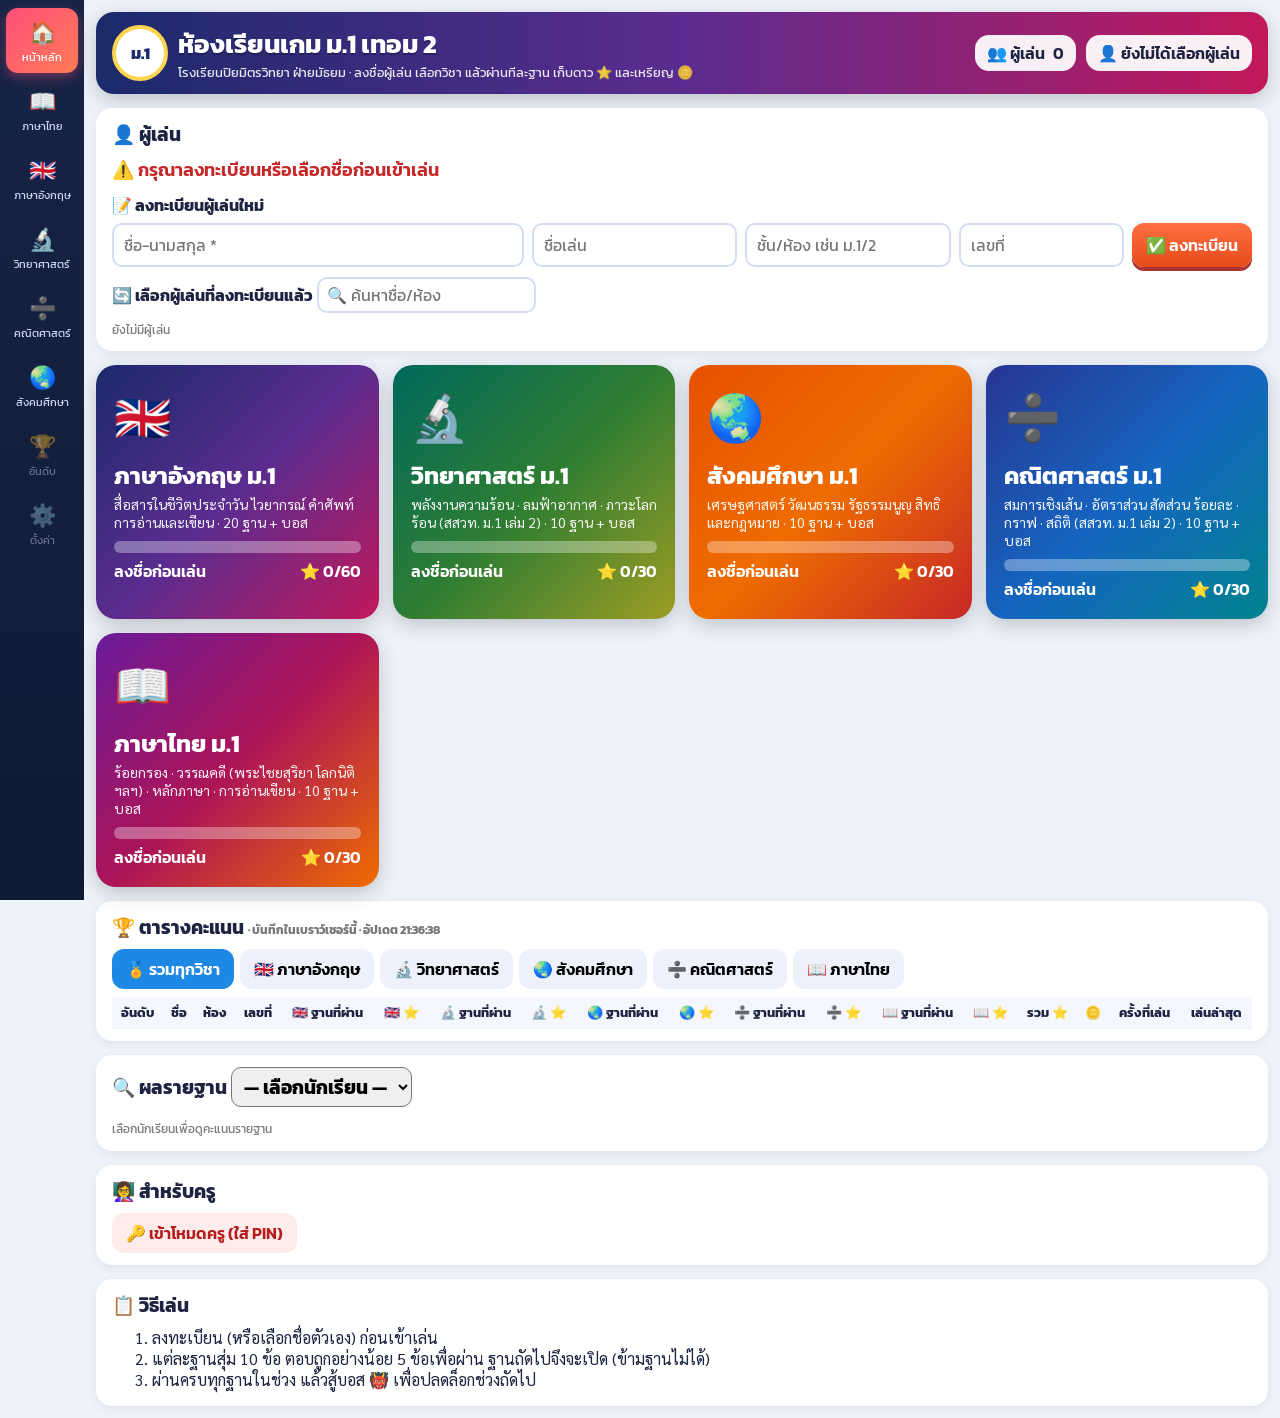
<file: english-m1.html>
<!DOCTYPE html>
<html lang="th"><head><meta charset="utf-8"><meta name="viewport" content="width=device-width,initial-scale=1">
<title>ภาษาอังกฤษ ม.1 เทอม 2 – โรงเรียนปิยมิตรวิทยา</title>
<link rel="preconnect" href="https://fonts.googleapis.com"><link href="https://fonts.googleapis.com/css2?family=Kanit:wght@400;600;800&family=Sarabun:wght@400;600&display=swap" rel="stylesheet">
<style>
*{box-sizing:border-box}body{margin:0;font-family:Kanit,Sarabun,Tahoma,sans-serif;background:#eef3fb;color:#1d2340}
.app{display:flex;min-height:100vh}
.side{width:84px;background:linear-gradient(#162447,#0f1a33);color:#cfd8f5;flex-shrink:0;padding:8px 6px;position:sticky;top:0;height:100vh}
.side a{display:flex;flex-direction:column;align-items:center;font-size:11px;padding:8px 2px;border-radius:12px;color:inherit;text-decoration:none;margin-bottom:4px;cursor:pointer}
.side a span{font-size:22px}.side a.active{background:linear-gradient(135deg,#ff4f7b,#ff7b54);color:#fff;box-shadow:0 4px 12px #ff4f7b66}
.side a:hover:not(.active){background:#ffffff14}
main{flex:1;min-width:0;padding:12px}
header{display:flex;flex-wrap:wrap;gap:10px;align-items:center;background:linear-gradient(90deg,#1b2a6b,#5b2c8f,#c2185b);color:#fff;border-radius:18px;padding:12px 16px;box-shadow:0 6px 20px #0003}
.logo{width:56px;height:56px;border-radius:50%;background:#fff;color:#1b2a6b;font-weight:800;display:grid;place-items:center;font-size:16px;border:4px solid #ffd54f}
.ttl{flex:1;min-width:220px}.ttl h1{margin:0;font-size:26px;text-shadow:0 2px 0 #0004}.ttl div{font-size:13px;opacity:.9}
.stat{background:#ffffffee;color:#1d2340;border-radius:14px;padding:6px 12px;display:flex;align-items:center;gap:8px;font-weight:600}
.pbar{width:170px;height:12px;background:#dde3f0;border-radius:8px;overflow:hidden}.pbar i{display:block;height:100%;background:linear-gradient(90deg,#43c76b,#9be15d);transition:width .6s}
.btn{border:0;border-radius:12px;padding:8px 14px;font:inherit;font-weight:600;cursor:pointer}
.reset{background:#fff3;color:#fff}
.mapwrap{overflow-x:auto;margin-top:12px;border-radius:18px;box-shadow:0 6px 20px #0002}
.map{position:relative;min-width:980px;aspect-ratio:2/1;overflow:hidden;background:linear-gradient(#8fd3ff 0%,#c8ecff 35%,#9be38a 36%,#5cbf60 100%)}
.map .z2bg{position:absolute;right:0;top:0;bottom:0;width:50%;background:linear-gradient(#7b5ce0 0%,#e58fc6 35%,transparent 36%)}
.river{position:absolute;left:0;right:0;top:56%;height:12%;background:linear-gradient(90deg,#3fa9f5,#69c9ff,#3fa9f5);opacity:.75;border-radius:50%}
.deco{position:absolute;font-size:34px;pointer-events:none;filter:drop-shadow(0 3px 2px #0003)}
.zone{position:absolute;top:2%;padding:6px 14px;border-radius:12px;color:#fff;font-weight:800;font-size:16px;text-align:center;box-shadow:0 4px 0 #0003}
.zone small{display:block;font-weight:400;font-size:11px}
svg.path{position:absolute;inset:0;width:100%;height:100%}
.node{position:absolute;transform:translate(-50%,-50%);text-align:center;cursor:pointer;width:110px}
.node .c{width:54px;height:54px;margin:auto;border-radius:50%;display:grid;place-items:center;font-size:22px;font-weight:800;color:#fff;border:4px solid #fff;box-shadow:0 5px 0 #0004;transition:transform .15s}
.node:hover .c{transform:scale(1.12)}
.node.done .c{background:linear-gradient(#43c76b,#1f8f45)}.node.open .c{background:linear-gradient(#ffb300,#ff6f00);animation:pulse 1.4s infinite}
.node.locked .c{background:#8d97ad;cursor:not-allowed}.node.locked{cursor:not-allowed}
@keyframes pulse{50%{box-shadow:0 0 0 10px #ffb30055,0 5px 0 #0004}}
.node .lb{background:#fffffff0;border-radius:8px;font-size:11px;line-height:1.2;padding:3px 4px;margin-top:3px;font-weight:600}
.node .lb small{display:block;font-weight:400;color:#555;font-size:10px}
.stars{color:#ffc107;font-size:13px;letter-spacing:-1px;text-shadow:0 1px 0 #0005}.stars .off{color:#c9ced8}
.boss .c{width:84px;height:84px;font-size:40px;background:linear-gradient(#e53935,#7b1fa2)!important;border-color:#ffd54f}
.boss .lb{background:#b71c1c;color:#fff}.boss .lb small{color:#ffe082}
.boss.locked .c{filter:grayscale(.8)}
.table{display:grid;grid-template-columns:1fr 1fr 1.6fr;gap:12px;margin-top:12px}
.unit{background:#fff;border-radius:16px;padding:10px;border-top:6px solid}
.unit h3{margin:0 0 8px;font-size:15px}
.row{display:flex;align-items:center;gap:8px;padding:6px;border-bottom:1px solid #eef;font-size:13px;cursor:pointer}
.row:hover{background:#f5f7ff}.row b{width:20px}.row .t{flex:1}.row .t small{display:block;color:#777}
.badge{font-size:11px;padding:2px 8px;border-radius:8px;white-space:nowrap}
.b-done{background:#dff6e5;color:#1f8f45}.b-cur{background:#fff1cc;color:#c77700}.b-no{background:#eceff4;color:#778}
.u3{display:grid;grid-template-columns:1fr 1fr;column-gap:10px}
.modal{position:fixed;inset:0;background:#0b1030b0;display:none;align-items:center;justify-content:center;z-index:50;padding:10px}
.modal.show{display:flex}
.card{background:#fff;border-radius:22px;max-width:720px;width:100%;max-height:94vh;overflow:auto;box-shadow:0 20px 60px #0006}
.card .top{padding:16px 20px;color:#fff;background:linear-gradient(120deg,#1e88e5,#7c4dff);border-radius:22px 22px 0 0;position:relative}
.card .top h2{margin:0;font-size:24px}.card .x{position:absolute;right:14px;top:12px;background:#fff3;color:#fff;font-size:18px}
.card .body{padding:16px 20px}
.box{border-radius:14px;padding:10px 14px;margin-bottom:10px}
.box h4{margin:0 0 6px}.box ul{margin:0;padding-left:20px;font-family:Sarabun,Kanit,sans-serif}
.g1{background:#e8f5e9}.g2{background:#e3f2fd}.g3{background:#fff8e1}
.vocab{display:flex;flex-wrap:wrap;gap:6px}.vocab span{background:#fff;border:2px solid #ffd54f;border-radius:10px;padding:3px 8px;font-size:13px}
.go{background:linear-gradient(#ff7043,#e64a19);color:#fff;font-size:18px;width:100%;padding:12px;box-shadow:0 4px 0 #a33}
.q{font-size:19px;margin:8px 0 12px}.opts{display:grid;gap:8px}
.opt{text-align:left;background:#f1f4ff;border:2px solid #d5dcf5;font-size:16px}
.opt:hover:not(:disabled){background:#e3e9ff}.opt.ok{background:#c8f7d2;border-color:#2e7d32}.opt.bad{background:#ffd6d6;border-color:#c62828}
.qp{display:flex;justify-content:space-between;color:#666;font-size:14px}
.res{text-align:center}.res .big{font-size:56px;color:#ffc107}
#confetti{position:fixed;inset:0;pointer-events:none;z-index:60}
@media(max-width:900px){.table{grid-template-columns:1fr}.u3{grid-template-columns:1fr}}
@media(max-width:640px){.app{flex-direction:column}.side{width:100%;height:auto;position:static;display:flex;overflow-x:auto;padding:4px}.side a{min-width:64px;margin:0 2px}
.ttl h1{font-size:20px}.pbar{width:110px}main{padding:8px}}
.row .t small.desc{color:#1e5bb8;font-family:Sarabun,Kanit,sans-serif;font-size:12px}.row .t small.desc2{color:#8a6d00;font-size:11px}.side a.soon{opacity:.45;cursor:default}
</style></head><body>
<div class="app">
<nav class="side">
<a href="index.html"><span>🏠</span>หน้าหลัก</a><a href="thai-m1.html" ><span>📖</span>ภาษาไทย</a><a href="english-m1.html" class="active"><span>🇬🇧</span>ภาษาอังกฤษ</a><a href="science-m1.html" ><span>🔬</span>วิทยาศาสตร์</a><a href="math-m1.html" ><span>➗</span>คณิตศาสตร์</a><a href="social-m1.html" ><span>🌏</span>สังคมศึกษา</a><a class="soon"><span>🏆</span>อันดับ</a><a class="soon"><span>⚙️</span>ตั้งค่า</a>
</nav>
<main>
<header>
<div class="logo">ENG</div>
<div class="ttl"><h1>ภาษาอังกฤษ ม.1 เทอม 2</h1><div>โรงเรียนปิยมิตรวิทยา ฝ่ายมัธยม · สื่อสารในชีวิตประจำวัน | ไวยากรณ์ | คำศัพท์ | การอ่านและเขียน</div></div>
<div class="stat">ความคืบหน้า <div class="pbar"><i id="pb"></i></div><span id="pt"></span></div>
<div class="stat">⭐ <span id="st"></span></div>
<div class="stat">🪙 <span id="co"></span></div>
<button class="btn reset" id="reset">↺ รีเซ็ต</button>
</header>
<div class="mapwrap"><div class="map" id="map"><div class="z2bg"></div><div class="river"></div></div></div>
<div class="table" id="table"></div>
</main></div>
<div class="modal" id="modal"><div class="card" id="card"></div></div>
<canvas id="confetti"></canvas>
<script src="config.js"></script><script src="api.js"></script><script>
const CFG={key:"piyamit_eng_m1_t2_v1"};
const L=[
{t:"Greetings & Introductions",th:"การทักทายและแนะนำตัว",e:"👋",v:["Hello","Good morning","Nice to meet you","My name is…","How are you?","Goodbye"],g:"ทักทาย แนะนำตัวเองและผู้อื่นได้อย่างสุภาพ",w:["คำทักทายตามช่วงเวลา","การใช้ I am / My name is","การถามตอบ How are you?"],q:[
["___ morning, Mr. Smith!",["Good","Well","Nice","Fine"],0],["A: How are you? B: ___",["I'm fine, thank you.","I'm 12.","I'm from Thailand.","Yes, I am."],0],["A: Nice to meet you. B: ___",["Nice to meet you, too.","Goodbye.","Good night.","No, thanks."],0],["What do you say at 8 p.m. before going to bed?",["Good night","Good morning","Good afternoon","Hello"],0],["\"Where are you from?\" — \"I'm ___ Thailand.\"",["from","in","at","on"],0]]},
{t:"Daily Routines",th:"กิจวัตรประจำวัน",e:"⏰",v:["wake up","brush my teeth","take a shower","have breakfast","go to school","go to bed"],g:"บอกกิจวัตรประจำวันด้วย Present Simple",w:["คำกริยากิจวัตร","Present Simple (เติม s/es)","Adverbs of frequency"],q:[
["She ___ up at 6 o'clock every day.",["gets","get","getting","got"],0],["I ___ my teeth twice a day.",["brush","brushes","brushing","am brush"],0],["He ___ to school by bus.",["goes","go","going","gos"],0],["Which word means 'เสมอ'?",["always","never","sometimes","seldom"],0],["Tom ___ breakfast at 7 a.m.",["has","have","having","haves"],0]]},
{t:"My Family",th:"ครอบครัวของฉัน",e:"👨‍👩‍👧",v:["father","mother","brother","sister","grandparents","cousin"],g:"บรรยายสมาชิกในครอบครัวได้",w:["คำศัพท์เครือญาติ","Possessive adjectives","have / has"],q:[
["My father's mother is my ___.",["grandmother","aunt","sister","cousin"],0],["My mother's brother is my ___.",["uncle","nephew","grandfather","son"],0],["I ___ two brothers.",["have","has","am","is"],0],["This is my sister. ___ name is Mint.",["Her","His","Their","Its"],0],["My aunt's son is my ___.",["cousin","brother","uncle","nephew"],0]]},
{t:"My School Life",th:"ชีวิตในโรงเรียน",e:"🏫",v:["classroom","library","canteen","subject","timetable","homework"],g:"พูดถึงวิชาเรียนและสถานที่ในโรงเรียน",w:["ชื่อวิชาและสถานที่","There is / There are","คำบุพบทบอกตำแหน่ง"],q:[
["We borrow books from the ___.",["library","canteen","gym","toilet"],0],["We eat lunch in the ___.",["canteen","library","office","classroom"],0],["There ___ thirty students in my class.",["are","is","am","be"],0],["Which is a school subject?",["Science","Teacher","Pencil","Desk"],0],["My favourite subject ___ English.",["is","are","am","be"],0]]},
{t:"Free Time & Hobbies",th:"เวลาว่างและงานอดิเรก",e:"🎨",v:["play football","read books","listen to music","draw","swim","play the guitar"],g:"บอกความชอบและงานอดิเรกได้",w:["like/love + V-ing","play + กีฬา / play the + เครื่องดนตรี","การถามถึงงานอดิเรก"],q:[
["I like ___ comics.",["reading","read","reads","to reading"],0],["She plays ___ piano very well.",["the","a","an","—"],0],["What do you do in your free time? — I ___ badminton.",["play","do","go","make"],0],["He loves ___ in the sea.",["swimming","swim","swims","swam"],0],["Which is NOT a hobby?",["homework","painting","cooking","gardening"],0]]},
{t:"Food & Drinks",th:"อาหารและเครื่องดื่ม",e:"🍔",v:["rice","noodles","vegetables","juice","some","any"],g:"พูดถึงอาหาร เครื่องดื่ม และปริมาณได้",w:["Countable / Uncountable","some / any","How much / How many"],q:[
["Is there ___ milk in the fridge?",["any","a","many","an"],0],["How ___ apples do you want?",["many","much","any","some"],0],["I'd like ___ orange, please.",["an","a","some","any"],0],["Which is uncountable?",["water","banana","egg","sandwich"],0],["How ___ sugar do you need?",["much","many","lot","few"],0]]},
{t:"Shopping",th:"การซื้อของ",e:"🛍️",v:["price","cheap","expensive","size","How much…?","cashier"],g:"ซื้อขายสินค้าและถามราคาได้",w:["How much is/are…?","Comparatives ง่าย ๆ","บทสนทนาในร้านค้า"],q:[
["___ is this T-shirt? — It's 200 baht.",["How much","How many","What","Which"],0],["How much ___ these shoes?",["are","is","am","be"],0],["This bag is 1,000 baht. That one is 300 baht. That one is ___.",["cheaper","more expensive","bigger","older"],0],["Can I ___ it on? (ลองสวม)",["try","take","make","do"],0],["The opposite of 'expensive' is ___.",["cheap","big","new","nice"],0]]},
{t:"Places in Town",th:"สถานที่ในเมือง",e:"🏙️",v:["hospital","post office","bank","market","next to","opposite"],g:"บอกทางและตำแหน่งสถานที่ได้",w:["ชื่อสถานที่ในเมือง","Prepositions of place","การบอกทาง (turn left/right)"],q:[
["You can see a doctor at the ___.",["hospital","bank","bakery","cinema"],0],["You can send a letter at the ___.",["post office","zoo","market","park"],0],["Go straight and turn ___ at the corner.",["left","up","down","on"],0],["The bank is ___ the school and the park. (ระหว่าง)",["between","under","behind","on"],0],["Excuse me, ___ is the museum?",["where","who","when","what time"],0]]},
{t:"Travel & Transportation",th:"การเดินทางและยานพาหนะ",e:"🚆",v:["by bus","on foot","airport","ticket","train","boat"],g:"บอกวิธีการเดินทางได้",w:["by + ยานพาหนะ / on foot","How do you get to…?","ชื่อยานพาหนะ"],q:[
["I go to school ___ bus.",["by","on","in","at"],0],["She walks to school. She goes ___ foot.",["on","by","in","with"],0],["You catch a plane at the ___.",["airport","station","port","garage"],0],["How ___ you go to Chiang Mai? — By train.",["do","are","is","does"],0],["Which vehicle travels on water?",["boat","train","taxi","bicycle"],0]]},
{t:"Weather & Seasons",th:"สภาพอากาศและฤดูกาล",e:"🌦️",v:["sunny","rainy","cloudy","windy","hot","season"],g:"บรรยายสภาพอากาศและฤดูกาลได้",w:["คำคุณศัพท์บอกสภาพอากาศ","What's the weather like?","ฤดูกาลในไทย"],q:[
["What's the weather ___ today?",["like","as","is","about"],0],["Take an umbrella. It's ___.",["rainy","sunny","hot","dry"],0],["There are three ___ in Thailand: summer, rainy and winter.",["seasons","weathers","months","days"],0],["Snow falls in ___.",["winter","summer","spring","the rainy season"],0],["It is very hot. The opposite of 'hot' is ___.",["cold","warm","sunny","windy"],0]]},
{t:"Health & Illness",th:"สุขภาพและการเจ็บป่วย",e:"🩺",v:["headache","fever","cough","sore throat","medicine","should"],g:"บอกอาการเจ็บป่วยและให้คำแนะนำได้",w:["อาการเจ็บป่วย","What's the matter?","should / shouldn't"],q:[
["What's the ___? — I have a headache.",["matter","problem with","wrong is","sick"],0],["You have a fever. You ___ see a doctor.",["should","shouldn't","don't","aren't"],0],["You have a toothache. You should see a ___.",["dentist","vet","pilot","chef"],0],["You ___ eat too much candy.",["shouldn't","should","must to","are"],0],["'ไอ' in English is ___.",["cough","sneeze","fever","cold"],0]]},
{t:"At the Restaurant",th:"ในร้านอาหาร",e:"🍽️",v:["menu","order","waiter","bill","I'd like…","Would you like…?"],g:"สั่งอาหารในร้านได้อย่างสุภาพ",w:["would like","บทสนทนาสั่งอาหาร","การขอใบเสร็จ"],q:[
["Waiter: Are you ready to ___?",["order","pay","cook","eat out"],0],["___ like a glass of water, please.",["I'd","I'm","I","I've"],0],["Can I have the ___, please? (ใบเสร็จ)",["bill","menu","table","waiter"],0],["Would you like some dessert? — ___",["Yes, please.","Yes, I do.","No, I don't like.","Here you are."],0],["The person who serves food is a ___.",["waiter","driver","farmer","nurse"],0]]},
{t:"At the Hotel",th:"ที่โรงแรม",e:"🏨",v:["reception","check in","single room","double room","key","booking"],g:"สื่อสารในโรงแรม จองและเช็คอินได้",w:["คำศัพท์โรงแรม","Can I…? / Could you…?","การจองห้องพัก"],q:[
["You get your room key at the ___.",["reception","kitchen","lift","pool"],0],["A room for one person is a ___ room.",["single","double","twin","family"],0],["I'd like to ___ a room for two nights.",["book","read","cook","close"],0],["___ you help me with my bags, please?",["Could","Should","Must","Are"],0],["When you leave the hotel, you ___.",["check out","check in","wake up","log in"],0]]},
{t:"Jobs & Careers",th:"อาชีพ",e:"👩‍⚕️",v:["doctor","teacher","engineer","farmer","police officer","want to be"],g:"บอกอาชีพและความฝันในอนาคตได้",w:["ชื่ออาชีพ","a / an + อาชีพ","want to be…"],q:[
["A ___ flies planes.",["pilot","chef","farmer","dentist"],0],["My mother is ___ engineer.",["an","a","the","—"],0],["A ___ grows rice and vegetables.",["farmer","nurse","singer","pilot"],0],["What do you want ___ in the future?",["to be","be","being","been"],0],["A ___ cooks food in a restaurant.",["chef","waiter","teacher","vet"],0]]},
{t:"Holidays & Festivals",th:"วันหยุดและเทศกาล",e:"🎉",v:["Songkran","Loy Krathong","Christmas","New Year","celebrate","in / on"],g:"เล่าเกี่ยวกับเทศกาลไทยและสากลได้",w:["ชื่อเทศกาล","in + เดือน / on + วันที่","Past Simple เบื้องต้น"],q:[
["Songkran is ___ April.",["in","on","at","by"],0],["Christmas is ___ 25th December.",["on","in","at","to"],0],["During Songkran, people splash ___.",["water","flowers","candles","rice"],0],["Last year we ___ Loy Krathong by the river.",["celebrated","celebrate","celebrating","celebrates"],0],["People float krathongs during ___.",["Loy Krathong","Songkran","Christmas","Halloween"],0]]},
{t:"Environment",th:"สิ่งแวดล้อม",e:"🌱",v:["recycle","pollution","plastic","save energy","plant trees","rubbish"],g:"พูดถึงปัญหาและการรักษาสิ่งแวดล้อม",w:["คำศัพท์สิ่งแวดล้อม","3Rs: Reduce, Reuse, Recycle","Imperatives (Don't…)"],q:[
["We should ___ bottles and paper.",["recycle","throw","burn","waste"],0],["___ turn off the lights when you leave the room.",["Please","Don't","Not","No"],0],["Smoke from cars causes air ___.",["pollution","energy","nature","weather"],0],["___ throw rubbish into the river!",["Don't","Do","Please","Let"],0],["Which helps the environment?",["planting trees","using more plastic bags","cutting forests","wasting water"],0]]},
{t:"Technology",th:"เทคโนโลยี",e:"💻",v:["smartphone","internet","download","password","online","app"],g:"ใช้คำศัพท์เทคโนโลยีและใช้อินเทอร์เน็ตอย่างปลอดภัย",w:["คำศัพท์เทคโนโลยี","can / can't","ความปลอดภัยออนไลน์"],q:[
["Never share your ___ with strangers.",["password","homework","pencil","shoes"],0],["I ___ use a computer, but I can't fix it.",["can","can't","am","does"],0],["To get an app on your phone, you ___ it.",["download","delete","upload","print"],0],["We send ___ to friends by computer.",["emails","letters by hand","parcels","stamps"],0],["Which device do you use to take photos and make calls?",["smartphone","printer","speaker","keyboard"],0]]},
{t:"Our World",th:"โลกของเรา",e:"🌍",v:["country","capital","continent","ocean","the biggest","nationality"],g:"เปรียบเทียบประเทศและสถานที่ในโลก",w:["ประเทศ เมืองหลวง สัญชาติ","Comparative & Superlative","ทวีปและมหาสมุทร"],q:[
["The capital of Japan is ___.",["Tokyo","Seoul","Beijing","Bangkok"],0],["People from Thailand are ___.",["Thai","Thailand","Thailish","Thais people"],0],["The Pacific is the ___ ocean in the world.",["biggest","bigger","big","most big"],0],["Asia is a ___.",["continent","country","city","ocean"],0],["China is ___ than Thailand.",["bigger","biggest","more big","big"],0]]},
{t:"Reading & Writing",th:"การอ่านและการเขียน",e:"✍️",v:["paragraph","topic sentence","main idea","capital letter","full stop","comma"],g:"อ่านจับใจความและเขียนย่อหน้าสั้น ๆ ได้",w:["Main idea / details","เครื่องหมายวรรคตอน","การเขียนย่อหน้าแนะนำตัว"],q:[
["A sentence always starts with a ___.",["capital letter","comma","full stop","small letter"],0],["Which sentence is correct?",["I live in Bangkok.","i live in bangkok.","I lives in Bangkok.","I live in bangkok"],0],["The ___ tells the main idea of a paragraph.",["topic sentence","title page","full stop","comma"],0],["We put a ___ ( . ) at the end of a sentence.",["full stop","question mark","comma","capital letter"],0],["Read: \"Ben gets up at 6. He walks to school.\" How does Ben go to school?",["on foot","by bus","by car","by bike"],0]]},
{t:"Review & Project",th:"ทบทวนและโครงงาน",e:"🏆",v:["review","project","present","poster","team","feedback"],g:"ทบทวนความรู้ทั้งเทอมและนำเสนอโครงงาน",w:["ทบทวนไวยากรณ์ทั้งเทอม","การทำงานเป็นทีม","การนำเสนอผลงาน"],q:[
["She ___ English every day. (Present Simple)",["studies","study","studying","studys"],0],["Yesterday I ___ to the market.",["went","go","goes","going"],0],["Elephants are ___ than dogs.",["bigger","big","biggest","more big"],0],["You look tired. You ___ go to bed early.",["should","shouldn't","can't","don't"],0],["There ___ some milk in the glass.",["is","are","am","be"],0]]}
];

const EXTRA=[
[["A: What's your name? B: ___",["My name is Ploy.","I'm fine.","I'm from Chiang Mai.","Nice to meet you."],0],["We say 'Good afternoon' at ___.",["2 p.m.","8 a.m.","10 p.m.","midnight"],0],["\"How old are you?\" — \"I'm ___.\"",["twelve years old","from Thailand","a student","fine"],0],["This ___ my friend, Beam.",["is","are","am","be"],0],["A: See you tomorrow! B: ___",["See you!","Good morning!","Nice to meet you.","How are you?"],0]],
[["I usually ___ my homework after dinner.",["do","does","doing","did"],0],["My father ___ coffee every morning.",["drinks","drink","drinking","drinked"],0],["She never ___ late for school.",["is","are","am","be"],0],["Which word means 'ไม่เคย'?",["never","often","usually","always"],0],["What time ___ you go to bed?",["do","does","are","is"],0]],
[["My father's sister is my ___.",["aunt","uncle","niece","grandmother"],0],["My parents are my ___.",["father and mother","brother and sister","uncle and aunt","grandparents"],0],["She ___ a younger brother.",["has","have","is","are"],0],["Tom and Ben are brothers. ___ house is big.",["Their","His","Her","Our"],0],["My brother's daughter is my ___.",["niece","nephew","cousin","aunt"],0]],
[["We play sports in the ___.",["gym","library","office","canteen"],0],["Math, Science and English are ___.",["subjects","teachers","classrooms","books"],0],["The book is ___ the desk. (บน)",["on","in","under","behind"],0],["There ___ a computer room in our school.",["is","are","am","be"],0],["A list of classes and times is a ___.",["timetable","homework","dictionary","uniform"],0]],
[["She enjoys ___ pictures.",["drawing","draw","draws","to drawing"],0],["They ___ swimming on Sundays.",["go","play","do","make"],0],["Do you like listening ___ music?",["to","at","for","with"],0],["My brother plays ___ guitar.",["the","a","an","—"],0],["I love ___ films at the weekend.",["watching","watch","watches","watched"],0]],
[["There aren't ___ eggs in the box.",["any","some","much","a"],0],["Would you like ___ tea?",["some","any","many","a"],0],["Which is countable?",["apple","rice","milk","sugar"],0],["How many ___ do you eat a day?",["bananas","rice","water","bread"],0],["I'd like a glass of ___.",["water","egg","banana","sandwich"],0]],
[["This shirt is too small. Do you have a bigger ___?",["size","price","cashier","color"],0],["The person who takes your money in a shop is a ___.",["cashier","chef","pilot","farmer"],0],["How much ___ this hat?",["is","are","am","be"],0],["Shirt A is 500 baht. Shirt B is 800 baht. Shirt B is ___ than Shirt A.",["more expensive","cheaper","smaller","older"],0],["Can I help you? — ___",["Yes, I'm looking for a bag.","No, I'm fine, thank you very much yesterday.","I'm 12.","Good night."],0]],
[["You can buy bread at the ___.",["bakery","hospital","bank","police station"],0],["The cat is ___ the box. (ข้างใน)",["in","on","between","next"],0],["The post office is ___ to the bank. (ข้าง ๆ)",["next","near of","between","opposite of"],0],["You keep your money at the ___.",["bank","zoo","cinema","library"],0],["The cinema is ___ the park. (ตรงข้าม)",["opposite","between","in","on"],0]],
[["You buy a ___ before you get on the train.",["ticket","menu","passport photo","key"],0],["Trains stop at the ___.",["station","airport","harbour","garage"],0],["How do you go to school? — I go ___ bicycle.",["by","on","in","with"],0],["Which vehicle flies?",["plane","bus","boat","train"],0],["It ___ two hours to get to Hua Hin by car.",["takes","take","taking","took to"],0]],
[["When it's windy, the trees ___.",["move a lot","are dry","are hot","sleep"],0],["There are many clouds. It is ___.",["cloudy","sunny","snowy","dry"],0],["Songkran is in the ___ season in Thailand.",["hot (summer)","rainy","winter","cold"],0],["What's the weather like? — It's ___ and 35 °C.",["hot","cold","snowy","freezing"],0],["'ฟ้าร้อง' in English is ___.",["thunder","snow","rainbow","fog"],0]],
[["I have a ___ throat. (เจ็บคอ)",["sore","bad","pain","hurt"],0],["You have a cold. You should ___.",["rest and drink water","eat ice cream","swim in the rain","stay up late"],0],["A ___ looks after sick animals.",["vet","dentist","pilot","chef"],0],["My stomach ___.",["hurts","hurt","hurting","is hurt me"],0],["'ไข้' in English is ___.",["fever","cough","flu shot","headache"],0]],
[["Can I see the ___, please? (รายการอาหาร)",["menu","bill","tip","chef"],0],["What would you like to ___?",["drink","drinks","drinking","drank"],0],["A: Here is your food. B: ___",["Thank you.","You're welcome.","Excuse me.","Sorry."],0],["I'd like ___ fried rice, please.",["some","many","an","few"],0],["Sweet food after the main dish is ___.",["dessert","soup","starter","salad"],0]],
[["A room for two people with one big bed is a ___ room.",["double","single","twin","small"],0],["You can swim in the hotel ___.",["pool","lobby","reception","lift"],0],["Can I have a ___ call at 6 a.m.? (ปลุก)",["wake-up","get-up","stand-up","look-up"],0],["The ___ takes you up to your floor.",["lift","pool","key","bill"],0],["I have a ___ for two nights. (การจอง)",["booking","booker","booked","book"],0]],
[["A ___ helps doctors and looks after patients.",["nurse","pilot","chef","farmer"],0],["He is ___ teacher.",["a","an","the","—"],0],["A ___ catches criminals.",["police officer","dentist","singer","farmer"],0],["She wants to ___ a doctor.",["be","is","being","been"],0],["A person who designs buildings is an ___.",["architect","actor","artist","athlete"],0]],
[["Loy Krathong is ___ November.",["in","on","at","by"],0],["We ___ Songkran last April.",["celebrated","celebrate","celebrates","celebrating"],0],["At Christmas, people give ___.",["presents","rubbish","homework","tickets"],0],["New Year's Day is ___ 1st January.",["on","in","at","to"],0],["On Loy Krathong night, people float ___ on the river.",["krathongs","umbrellas","kites","books"],0]],
[["We should ___ trees to make the air clean.",["plant","cut","burn","throw"],0],["Use cloth bags instead of ___ bags.",["plastic","paper money","school","sleeping"],0],["Put rubbish ___ the bin.",["in","on","under","at"],0],["Saving energy means ___.",["turning off fans when you leave","leaving the TV on","opening the fridge all day","using more water"],0],["Which can we recycle?",["glass bottles","food waste","banana peel","dirty tissue"],0]],
[["Don't ___ your password to anyone.",["give","giving","gives","gave"],0],["I use the ___ to search for information.",["internet","oven","fridge","fan"],0],["You need Wi-Fi to go ___.",["online","offline","outside","upstairs"],0],["Which is a safe way to use the internet?",["Don't meet strangers you met online.","Share your home address.","Click every link.","Tell everyone your password."],0],["A small program on a smartphone is an ___.",["app","keyboard","screen","cable"],0]],
[["The capital of Thailand is ___.",["Bangkok","Chiang Mai","Phuket","Tokyo"],0],["People from Japan are ___.",["Japanese","Japan","Japanish","Japanian"],0],["Mount Everest is the ___ mountain in the world.",["highest","higher","high","most high"],0],["Thailand is in ___.",["Asia","Europe","Africa","South America"],0],["Russia is ___ than Thailand.",["bigger","big","biggest","more big"],0]],
[["A sentence ends with a ___.",["full stop","capital letter","comma","space"],0],["We use a ___ between items in a list: apples, bananas, oranges.",["comma","full stop","question mark","capital letter"],0],["A question ends with a ___.",["question mark","full stop","comma","dash"],0],["Which word should start with a capital letter?",["Thailand","school","apple","teacher"],0],["The main idea tells ___.",["what the paragraph is mostly about","the last word","the title page","the writer's age"],0]],
[["Look! The children ___ football now.",["are playing","play","plays","played"],0],["She didn't ___ to school yesterday.",["go","went","goes","going"],0],["This is the ___ book in the library.",["oldest","older","old","most old"],0],["How ___ water do you drink a day?",["much","many","lot","few"],0],["I go to school ___ bus.",["by","on","in","at"],0]]
];

L.forEach((l,i)=>{if(EXTRA[i])l.q.push(...EXTRA[i])});
// positions (% of map)
const P=[[6,40],[16,46],[25,40],[34,46],[42,38],[8,82],[18,88],[28,82],[37,88],[46,80],[58,46],[66,40],[74,46],[82,40],[90,46],[56,85],[65,90],[74,84],[83,90],[92,82]];
const N=L.length;const BOSS=N>10?[{id:"b1",t:"BOSS 1",th:"สอบกลางภาค (ด่าน 1-10)",pos:[48,17],from:0},{id:"b2",t:"BOSS 2",th:"สอบปลายภาค (ด่าน 11-20)",pos:[93,17],from:10}]:[{id:"b1",t:"BOSS",th:`สอบรวม (ด่าน 1-${N})`,pos:[48,17],from:0}];
const PID=localStorage.getItem("piyamit_pid")||"";let ME=null;
const SUBJ=CFG.key;

let S={s:{},coins:0,r:{}};
function load(){try{return JSON.parse(localStorage.getItem(KEY))||{s:{},coins:0}}catch(e){return{s:{},coins:0}}}
function save(){}
const stars=i=>S.s[i]||0;
function unlocked(i){if(i<=0)return true;if(i===10&&N>10)return stars("b1")>0&&stars(9)>0;return stars(i-1)>0&&unlocked(i-1)}
function bossUnlocked(b){for(let i=b.from;i<Math.min(N,b.from+10);i++)if(!stars(i))return false;return true}
function st(n){let h='<span class="stars">';for(let k=0;k<3;k++)h+=k<n?'★':'<span class="off">★</span>';return h+'</span>'}
const map=document.getElementById('map');
function render(){
 map.querySelectorAll('.node,.zone,.deco,svg').forEach(e=>e.remove());
 const pts=[...P.slice(0,5),[50,63],...P.slice(5,10).reverse()];
 const pts2=N<=10?[]:[...P.slice(10,15),[96,63],...P.slice(15,20).reverse()];
 const path=a=>a.map((p,i)=>(i?'L':'M')+p[0]*10+' '+p[1]*5).join(' ');
 map.insertAdjacentHTML('beforeend',`<svg class="path" viewBox="0 0 1000 500" preserveAspectRatio="none">
 ${[pts,pts2].filter(a=>a.length).map(a=>`<path d="${path(a)}" fill="none" stroke="#f3d9a4" stroke-width="22" stroke-linejoin="round" stroke-linecap="round"/><path d="${path(a)}" fill="none" stroke="#fff" stroke-width="3" stroke-dasharray="10 10"/>`).join('')}
 <path d="M${P[4][0]*10} ${P[4][1]*5} L480 85" stroke="#e57373" stroke-width="6" stroke-dasharray="6 8" fill="none"/>
 ${N>10?`<path d="M${P[14][0]*10} ${P[14][1]*5} L930 85" stroke="#e57373" stroke-width="6" stroke-dasharray="6 8" fill="none"/>`:''}</svg>`);
 const deco=[["🏰",2,12],["🎡",30,14],["🚌",22,62],["🌳",12,63],["🌴",40,64],["🏯",10,20],["🌉",30,58],["⛵",20,58],["✈️",60,15],["🏙️",68,16],["🗽",80,18],["🌋",52,8],["🌴",86,62],["🏝️",70,62],["🐘",3,62],["🌸",50,94],["🏟️",98,60]];
 deco.forEach(d=>map.insertAdjacentHTML('beforeend',`<div class="deco" style="left:${d[1]}%;top:${d[2]}%">${d[0]}</div>`));
 map.insertAdjacentHTML('beforeend',CFG.zones||`<div class="zone" style="left:8%;background:#1e5bb8">ช่วงที่ 1 : ก่อนสอบกลางภาค (ด่านที่ 1-10)<small>ทบทวนพื้นฐานและการสื่อสารในชีวิตประจำวัน</small></div>
 <div class="zone" style="left:56%;background:#8e24aa">ช่วงที่ 2 : หลังสอบกลางภาค (ด่านที่ 11-20)<small>ไวยากรณ์ การอ่าน การเขียน และการสื่อสารในสถานการณ์ต่าง ๆ</small></div>`);
 L.forEach((l,i)=>{const c=stars(i)?'done':unlocked(i)?'open':'locked';
  map.insertAdjacentHTML('beforeend',`<div class="node ${c}" data-i="${i}" style="left:${P[i][0]}%;top:${P[i][1]}%"><div class="c">${c==='locked'?'🔒':i+1}</div>${st(stars(i))}<div class="lb">${l.e} ${l.t}<small>${l.th}</small></div></div>`)});
 BOSS.forEach(b=>{const c=stars(b.id)?'done':bossUnlocked(b)?'open':'locked';
  map.insertAdjacentHTML('beforeend',`<div class="node boss ${c}" data-b="${b.id}" style="left:${b.pos[0]}%;top:${b.pos[1]}%"><div class="c">${c==='locked'?'🔒':'👹'}</div>${st(stars(b.id))}<div class="lb">${b.t}<small>${b.th}</small></div></div>`)});
 // header
 const done=L.filter((_,i)=>stars(i)).length;let tot=0;L.forEach((_,i)=>tot+=stars(i));
 const pc=Math.round(done/N*100);pb.style.width=pc+'%';pt.textContent=`${done}/${N} ด่าน (${pc}%)`;document.getElementById('st').textContent=tot+'/'+N*3;co.textContent=S.coins;
 // table
 const cur=L.findIndex((_,i)=>!stars(i)&&unlocked(i));
 const row=i=>{const s=stars(i);const b=s?'<span class="badge b-done">ผ่านแล้ว</span>':i===cur?'<span class="badge b-cur">กำลังเรียน</span>':'<span class="badge b-no">ยังไม่เริ่ม</span>';
  return `<div class="row" data-i="${i}"><b>${i+1}</b><span style="font-size:20px">${L[i].e}</span><div class="t">${L[i].t}<small>${L[i].th}</small><small class="desc">📌 ${L[i].g}</small><small class="desc2">📚 ${L[i].w.join(" · ")}</small></div>${b}${st(s)}</div>`};
 const rng=(a,b)=>{let h='';for(let i=a;i<b;i++)h+=row(i);return h};
 document.getElementById('table').innerHTML=CFG.units?CFG.units(rng):`<div class="unit" style="border-color:#1e88e5"><h3>📘 หน่วยที่ 1 ทบทวนพื้นฐานและการสื่อสารในชีวิตประจำวัน (ด่านที่ 1-5)</h3>${rng(0,5)}</div>
 <div class="unit" style="border-color:#43a047"><h3>📗 หน่วยที่ 2 การใช้ภาษาในสถานการณ์ต่าง ๆ (ด่านที่ 6-10)</h3>${rng(5,10)}</div>
 <div class="unit" style="border-color:#8e24aa"><h3>📕 หน่วยที่ 3 ไวยากรณ์ การอ่าน การเขียน และสังคมโลก (ด่านที่ 11-20)</h3><div class="u3"><div>${rng(10,15)}</div><div>${rng(15,20)}</div></div></div>`;
}
document.addEventListener('click',e=>{const n=e.target.closest('[data-i],[data-b]');if(!n||n.closest('#modal'))return;
 if(n.dataset.b){const b=BOSS.find(x=>x.id===n.dataset.b);if(bossUnlocked(b))openBoss(b);else toast('🔒 ต้องผ่านด่านทั้ง 10 ด่านในช่วงนี้ก่อน');return}
 const i=+n.dataset.i;if(i>=N)return;if(unlocked(i))openLesson(i);else toast('🔒 ต้องผ่านด่านก่อนหน้าก่อนนะ')});
const modal=document.getElementById('modal'),card=document.getElementById('card');
function closeM(){modal.classList.remove('show')}
modal.addEventListener('click',e=>{if(e.target===modal)closeM()});
function hdr(t,s,c){return `<div class="top" style="${c||''}"><button class="btn x" onclick="closeM()">✕</button><h2>${t}</h2><div>${s}</div></div>`}
function openLesson(i){const l=L[i];
 card.innerHTML=hdr(`${l.e} ด่านที่ ${i+1}: ${l.t}`,l.th)+`<div class="body">
 <div class="box g1"><h4>🎯 เป้าหมายการเรียนรู้</h4><ul><li>${l.g}</li></ul></div>
 <div class="box g2"><h4>📚 สิ่งที่จะได้เรียนรู้</h4><ul>${l.w.map(x=>`<li>${x}</li>`).join('')}</ul></div>
 <div class="box g3"><h4>🔤 คำศัพท์สำคัญ</h4><div class="vocab">${l.v.map(x=>`<span>${x}</span>`).join('')}</div></div>
 <button class="btn go" id="start">🎮 เริ่มทำแบบทดสอบ (${Math.min(QN,l.q.length)} ข้อ จากคลัง ${l.q.length} ข้อ)</button></div>`;
 modal.classList.add('show');start.onclick=()=>quiz(shuffle(l.q).slice(0,QN),i,`ด่านที่ ${i+1}: ${l.t}`)}
function openBoss(b){const pool=[];for(let i=b.from;i<Math.min(N,b.from+10);i++)if(L[i])pool.push(L[i].q[Math.floor(Math.random()*L[i].q.length)]);
 card.innerHTML=hdr(`👹 ${b.t}: ${b.th}`,'ตอบคำถามผสมจากทุกด่าน 10 ข้อ เพื่อพิชิตบอส!','background:linear-gradient(120deg,#b71c1c,#6a1b9a)')+`<div class="body"><div class="box g3"><h4>⚔️ กติกา</h4><ul><li>${pool.length} ข้อ จากด่าน ${b.from+1}-${b.from+pool.length}</li><li>ถูก 5 ข้อขึ้นไปเพื่อผ่าน</li><li>รางวัลเหรียญ x2</li></ul></div><button class="btn go" id="start">⚔️ ท้าสู้บอส!</button></div>`;
 modal.classList.add('show');start.onclick=()=>quiz(shuffle(pool),b.id,`${b.t} – ${b.th}`)}
const QN=10;
// สับตัวเลือกแบบกำหนดได้ (deterministic) ต่อ ผู้เล่น+คำถาม: ลำดับคงที่เมื่อรีโหลด แต่ต่างกันในแต่ละคน
function hash32(str){let h=2166136261>>>0;for(let i=0;i<str.length;i++){h^=str.charCodeAt(i);h=Math.imul(h,16777619)>>>0}return h}
function mulberry32(a){return function(){a=(a+0x6D2B79F5)>>>0;let t=a;t=Math.imul(t^(t>>>15),t|1);t^=t+Math.imul(t^(t>>>7),t|61);return((t^(t>>>14))>>>0)/4294967296}}
function seededShuffle(arr,seed){const a=[...arr],rnd=mulberry32(hash32(seed));for(let i=a.length-1;i>0;i--){const j=Math.floor(rnd()*(i+1));[a[i],a[j]]=[a[j],a[i]]}return a}
function shuffle(a){a=[...a];for(let i=a.length-1;i>0;i--){const j=Math.floor(Math.random()*(i+1));[a[i],a[j]]=[a[j],a[i]]}return a}
function quiz(qs,id,title){let k=0,score=0;const boss=typeof id==='string';
 const show=()=>{const q=qs[k];const opts=seededShuffle(q[1].map((o,j)=>({o,ok:j===q[2]})),PID+'|'+SUBJ+'|'+q[0]);
  card.innerHTML=hdr(title,boss?'BOSS BATTLE':'แบบทดสอบ',boss?'background:linear-gradient(120deg,#b71c1c,#6a1b9a)':'')+`<div class="body"><div class="qp"><span>ข้อ ${k+1}/${qs.length}</span><span>✅ ${score}</span></div><div class="pbar" style="width:100%"><i style="width:${k/qs.length*100}%"></i></div><div class="q">${q[0]}</div><div class="opts">${opts.map((o,j)=>`<button class="btn opt" data-ok="${o.ok}">${'ABCD'[j]}. ${o.o}</button>`).join('')}</div></div>`;
  card.querySelectorAll('.opt').forEach(b=>b.onclick=()=>{const ok=b.dataset.ok==='true';if(ok)score++;
   card.querySelectorAll('.opt').forEach(x=>{x.disabled=true;if(x.dataset.ok==='true')x.classList.add('ok')});if(!ok)b.classList.add('bad');
   setTimeout(()=>{k++;k<qs.length?show():result()},700)})};
 const result=()=>{const r=score/qs.length;const s=r>=.9?3:r>=.7?2:r>=.5?1:0;const coins=score*10*(boss?2:1)+s*5;api("result",{pid:PID,subj:SUBJ,base:String(id),score,total:qs.length,stars:s,coins:s?coins:0}).then(p=>{S=p;render()}).catch(e=>toast("⚠️ บันทึกคะแนนไม่สำเร็จ ตรวจสอบการเชื่อมต่อ"));
  if(s){if(s>stars(id))S.s[id]=s;S.coins+=coins;save();render();confetti()}
  card.innerHTML=hdr(title,'ผลการทดสอบ')+`<div class="body res"><div class="big">${st(s).replace('stars','stars" style="font-size:56px')}</div><h2>${s?'เยี่ยมมาก! ผ่านด่านแล้ว 🎉':'ยังไม่ผ่าน ลองอีกครั้งนะ 💪'}</h2><p>ตอบถูก ${score}/${qs.length} ข้อ ${s?`· ได้รับ 🪙 ${coins} เหรียญ`:'(ต้องถูกอย่างน้อย 50%)'}</p>${nextBtn(id,s)}<button class="btn go" style="background:#5c6bc0;box-shadow:0 4px 0 #303f9f;margin-top:8px" onclick="closeM()">🗺️ กลับไปที่แผนที่</button></div>`;
  const nb=card.querySelector('#nextb');if(nb)nb.onclick=()=>{const a=nb.dataset.a;if(a==='retry')boss?openBoss(BOSS.find(x=>x.id===id)):openLesson(id);else if(a[0]==='b')openBoss(BOSS.find(x=>x.id===a));else openLesson(+a)}};
 show()}
function nextBtn(id,s){if(!s)return '<button class="btn go" id="nextb" data-a="retry">🔁 ลองอีกครั้ง</button>';
 let a=null,lab='';if(typeof id==='number'){const b=BOSS.find(x=>Math.min(N,x.from+10)-1===id);if(b&&bossUnlocked(b)&&!stars(b.id)){a=b.id;lab='👹 ไปสู้บอส'}else if(id+1<N&&unlocked(id+1)){a=id+1;lab=`▶ ไปด่านที่ ${id+2}`}}
 else{const bi=BOSS.findIndex(x=>x.id===id);const n=BOSS[bi].from+10;if(n<N&&unlocked(n)){a=n;lab=`▶ ไปด่านที่ ${n+1}`}}
 return a===null?'<div style="margin:8px 0;font-weight:600">🏁 จบทุกด่านในวิชานี้แล้ว! ยอดเยี่ยมมาก</div>':`<button class="btn go" id="nextb" data-a="${a}">${lab}</button>`}
function toast(m){const t=document.createElement('div');t.textContent=m;t.style.cssText='position:fixed;bottom:20px;left:50%;transform:translateX(-50%);background:#222;color:#fff;padding:10px 18px;border-radius:12px;z-index:70';document.body.appendChild(t);setTimeout(()=>t.remove(),1800)}
function confetti(){const c=document.getElementById('confetti'),x=c.getContext('2d');c.width=innerWidth;c.height=innerHeight;
 const p=Array.from({length:150},()=>({x:Math.random()*c.width,y:-20-Math.random()*c.height/2,v:2+Math.random()*4,s:5+Math.random()*6,c:`hsl(${Math.random()*360},90%,60%)`,r:Math.random()*6}));let f=0;
 (function a(){x.clearRect(0,0,c.width,c.height);p.forEach(q=>{q.y+=q.v;q.r+=.1;x.fillStyle=q.c;x.save();x.translate(q.x+Math.sin(q.r)*10,q.y);x.rotate(q.r);x.fillRect(-q.s/2,-q.s/2,q.s,q.s*.6);x.restore()});if(++f<150)requestAnimationFrame(a);else x.clearRect(0,0,c.width,c.height)})()}
document.getElementById('reset').onclick=()=>{if(confirm('รีเซ็ตความคืบหน้าทั้งหมด?')){api('reset',{pid:PID,subj:SUBJ}).then(p=>{S=p;render()})}};
if(!PID)location.replace("index.html?need=1");else Promise.all([api("players"),api("progress",{pid:PID,subj:SUBJ})]).then(([pl,p])=>{ME=pl.players.find(x=>x.id===PID);if(!ME){localStorage.removeItem("piyamit_pid");location.replace("index.html?need=1");return}S=p;render();document.querySelector("header").insertAdjacentHTML("beforeend",`<a class="stat" href="index.html" style="text-decoration:none" title="เปลี่ยนผู้เล่น">👤 ${ME.nick||ME.name} · ${ME.cls||""}</a>`)}).catch(e=>{document.body.insertAdjacentHTML("afterbegin","<div style=\"background:#c62828;color:#fff;padding:10px;text-align:center\">⚠️ เชื่อมต่อเซิร์ฟเวอร์ไม่ได้ — ลองรีเฟรชหน้า</div>")});
</script></body></html>
</file>
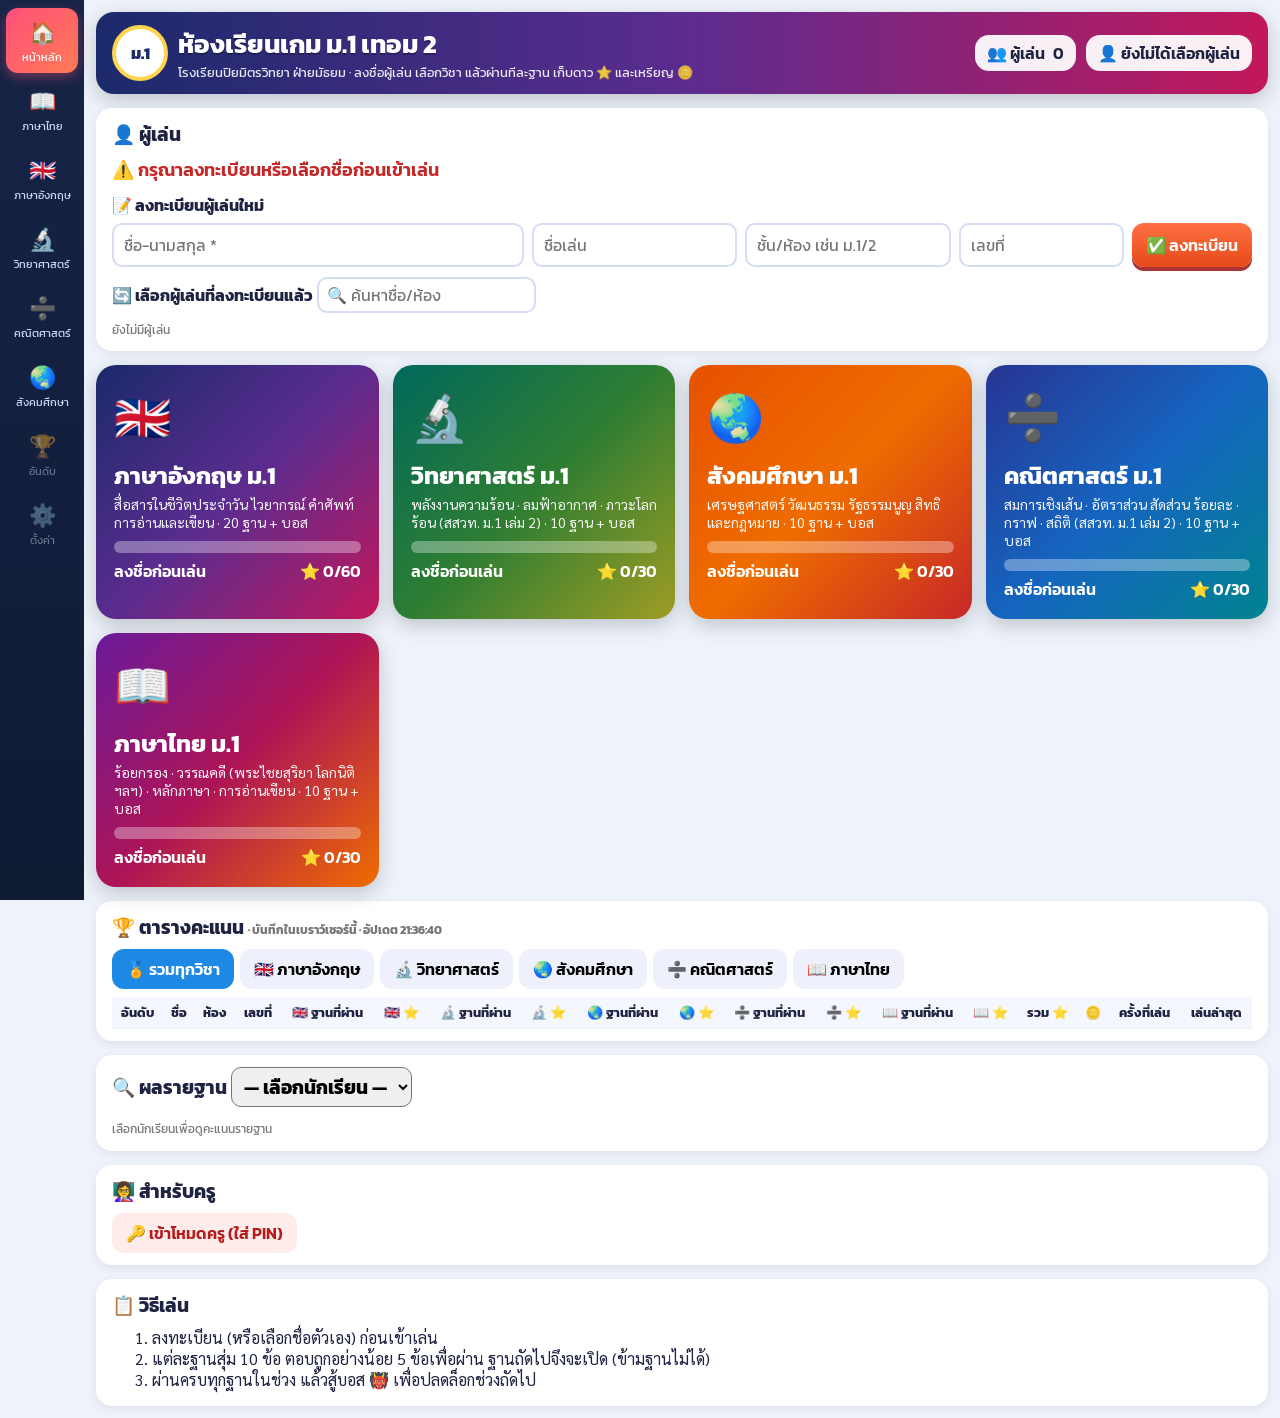
<file: math-m1.html>
<!DOCTYPE html>
<html lang="th"><head><meta charset="utf-8"><meta name="viewport" content="width=device-width,initial-scale=1">
<title>คณิตศาสตร์ ม.1 เทอม 2 – โรงเรียนปิยมิตรวิทยา</title>
<link rel="preconnect" href="https://fonts.googleapis.com"><link href="https://fonts.googleapis.com/css2?family=Kanit:wght@400;600;800&family=Sarabun:wght@400;600&display=swap" rel="stylesheet">
<style>
*{box-sizing:border-box}body{margin:0;font-family:Kanit,Sarabun,Tahoma,sans-serif;background:#eef3fb;color:#1d2340}
.app{display:flex;min-height:100vh}
.side{width:84px;background:linear-gradient(#162447,#0f1a33);color:#cfd8f5;flex-shrink:0;padding:8px 6px;position:sticky;top:0;height:100vh}
.side a{display:flex;flex-direction:column;align-items:center;font-size:11px;padding:8px 2px;border-radius:12px;color:inherit;text-decoration:none;margin-bottom:4px;cursor:pointer}
.side a span{font-size:22px}.side a.active{background:linear-gradient(135deg,#ff4f7b,#ff7b54);color:#fff;box-shadow:0 4px 12px #ff4f7b66}
.side a:hover:not(.active){background:#ffffff14}
main{flex:1;min-width:0;padding:12px}
header{display:flex;flex-wrap:wrap;gap:10px;align-items:center;background:linear-gradient(90deg,#1b2a6b,#5b2c8f,#c2185b);color:#fff;border-radius:18px;padding:12px 16px;box-shadow:0 6px 20px #0003}
.logo{width:56px;height:56px;border-radius:50%;background:#fff;color:#1b2a6b;font-weight:800;display:grid;place-items:center;font-size:16px;border:4px solid #ffd54f}
.ttl{flex:1;min-width:220px}.ttl h1{margin:0;font-size:26px;text-shadow:0 2px 0 #0004}.ttl div{font-size:13px;opacity:.9}
.stat{background:#ffffffee;color:#1d2340;border-radius:14px;padding:6px 12px;display:flex;align-items:center;gap:8px;font-weight:600}
.pbar{width:170px;height:12px;background:#dde3f0;border-radius:8px;overflow:hidden}.pbar i{display:block;height:100%;background:linear-gradient(90deg,#43c76b,#9be15d);transition:width .6s}
.btn{border:0;border-radius:12px;padding:8px 14px;font:inherit;font-weight:600;cursor:pointer}
.reset{background:#fff3;color:#fff}
.mapwrap{overflow-x:auto;margin-top:12px;border-radius:18px;box-shadow:0 6px 20px #0002}
.map{position:relative;min-width:980px;aspect-ratio:2/1;overflow:hidden;background:linear-gradient(#8fd3ff 0%,#c8ecff 35%,#9be38a 36%,#5cbf60 100%)}
.map .z2bg{position:absolute;right:0;top:0;bottom:0;width:50%;background:linear-gradient(#7b5ce0 0%,#e58fc6 35%,transparent 36%)}
.river{position:absolute;left:0;right:0;top:56%;height:12%;background:linear-gradient(90deg,#3fa9f5,#69c9ff,#3fa9f5);opacity:.75;border-radius:50%}
.deco{position:absolute;font-size:34px;pointer-events:none;filter:drop-shadow(0 3px 2px #0003)}
.zone{position:absolute;top:2%;padding:6px 14px;border-radius:12px;color:#fff;font-weight:800;font-size:16px;text-align:center;box-shadow:0 4px 0 #0003}
.zone small{display:block;font-weight:400;font-size:11px}
svg.path{position:absolute;inset:0;width:100%;height:100%}
.node{position:absolute;transform:translate(-50%,-50%);text-align:center;cursor:pointer;width:110px}
.node .c{width:54px;height:54px;margin:auto;border-radius:50%;display:grid;place-items:center;font-size:22px;font-weight:800;color:#fff;border:4px solid #fff;box-shadow:0 5px 0 #0004;transition:transform .15s}
.node:hover .c{transform:scale(1.12)}
.node.done .c{background:linear-gradient(#43c76b,#1f8f45)}.node.open .c{background:linear-gradient(#ffb300,#ff6f00);animation:pulse 1.4s infinite}
.node.locked .c{background:#8d97ad;cursor:not-allowed}.node.locked{cursor:not-allowed}
@keyframes pulse{50%{box-shadow:0 0 0 10px #ffb30055,0 5px 0 #0004}}
.node .lb{background:#fffffff0;border-radius:8px;font-size:11px;line-height:1.2;padding:3px 4px;margin-top:3px;font-weight:600}
.node .lb small{display:block;font-weight:400;color:#555;font-size:10px}
.stars{color:#ffc107;font-size:13px;letter-spacing:-1px;text-shadow:0 1px 0 #0005}.stars .off{color:#c9ced8}
.boss .c{width:84px;height:84px;font-size:40px;background:linear-gradient(#e53935,#7b1fa2)!important;border-color:#ffd54f}
.boss .lb{background:#b71c1c;color:#fff}.boss .lb small{color:#ffe082}
.boss.locked .c{filter:grayscale(.8)}
.table{display:grid;grid-template-columns:1fr 1fr 1.6fr;gap:12px;margin-top:12px}
.unit{background:#fff;border-radius:16px;padding:10px;border-top:6px solid}
.unit h3{margin:0 0 8px;font-size:15px}
.row{display:flex;align-items:center;gap:8px;padding:6px;border-bottom:1px solid #eef;font-size:13px;cursor:pointer}
.row:hover{background:#f5f7ff}.row b{width:20px}.row .t{flex:1}.row .t small{display:block;color:#777}
.badge{font-size:11px;padding:2px 8px;border-radius:8px;white-space:nowrap}
.b-done{background:#dff6e5;color:#1f8f45}.b-cur{background:#fff1cc;color:#c77700}.b-no{background:#eceff4;color:#778}
.u3{display:grid;grid-template-columns:1fr 1fr;column-gap:10px}
.modal{position:fixed;inset:0;background:#0b1030b0;display:none;align-items:center;justify-content:center;z-index:50;padding:10px}
.modal.show{display:flex}
.card{background:#fff;border-radius:22px;max-width:720px;width:100%;max-height:94vh;overflow:auto;box-shadow:0 20px 60px #0006}
.card .top{padding:16px 20px;color:#fff;background:linear-gradient(120deg,#1e88e5,#7c4dff);border-radius:22px 22px 0 0;position:relative}
.card .top h2{margin:0;font-size:24px}.card .x{position:absolute;right:14px;top:12px;background:#fff3;color:#fff;font-size:18px}
.card .body{padding:16px 20px}
.box{border-radius:14px;padding:10px 14px;margin-bottom:10px}
.box h4{margin:0 0 6px}.box ul{margin:0;padding-left:20px;font-family:Sarabun,Kanit,sans-serif}
.g1{background:#e8f5e9}.g2{background:#e3f2fd}.g3{background:#fff8e1}
.vocab{display:flex;flex-wrap:wrap;gap:6px}.vocab span{background:#fff;border:2px solid #ffd54f;border-radius:10px;padding:3px 8px;font-size:13px}
.go{background:linear-gradient(#ff7043,#e64a19);color:#fff;font-size:18px;width:100%;padding:12px;box-shadow:0 4px 0 #a33}
.q{font-size:19px;margin:8px 0 12px}.opts{display:grid;gap:8px}
.opt{text-align:left;background:#f1f4ff;border:2px solid #d5dcf5;font-size:16px}
.opt:hover:not(:disabled){background:#e3e9ff}.opt.ok{background:#c8f7d2;border-color:#2e7d32}.opt.bad{background:#ffd6d6;border-color:#c62828}
.qp{display:flex;justify-content:space-between;color:#666;font-size:14px}
.res{text-align:center}.res .big{font-size:56px;color:#ffc107}
#confetti{position:fixed;inset:0;pointer-events:none;z-index:60}
@media(max-width:900px){.table{grid-template-columns:1fr}.u3{grid-template-columns:1fr}}
@media(max-width:640px){.app{flex-direction:column}.side{width:100%;height:auto;position:static;display:flex;overflow-x:auto;padding:4px}.side a{min-width:64px;margin:0 2px}
.ttl h1{font-size:20px}.pbar{width:110px}main{padding:8px}}
.row .t small.desc{color:#1e5bb8;font-family:Sarabun,Kanit,sans-serif;font-size:12px}.row .t small.desc2{color:#8a6d00;font-size:11px}.side a.soon{opacity:.45;cursor:default}
</style></head><body>
<div class="app">
<nav class="side">
<a href="index.html"><span>🏠</span>หน้าหลัก</a><a href="thai-m1.html" ><span>📖</span>ภาษาไทย</a><a href="english-m1.html" ><span>🇬🇧</span>ภาษาอังกฤษ</a><a href="science-m1.html" ><span>🔬</span>วิทยาศาสตร์</a><a href="math-m1.html" class="active"><span>➗</span>คณิตศาสตร์</a><a href="social-m1.html" ><span>🌏</span>สังคมศึกษา</a><a class="soon"><span>🏆</span>อันดับ</a><a class="soon"><span>⚙️</span>ตั้งค่า</a>
</nav>
<main>
<header>
<div class="logo">MATH</div>
<div class="ttl"><h1>คณิตศาสตร์ ม.1 เทอม 2</h1><div>โรงเรียนปิยมิตรวิทยา ฝ่ายมัธยม · สมการ | อัตราส่วน สัดส่วน ร้อยละ | กราฟ | สถิติ</div></div>
<div class="stat">ความคืบหน้า <div class="pbar"><i id="pb"></i></div><span id="pt"></span></div>
<div class="stat">⭐ <span id="st"></span></div>
<div class="stat">🪙 <span id="co"></span></div>
<button class="btn reset" id="reset">↺ รีเซ็ต</button>
</header>
<div class="mapwrap"><div class="map" id="map"><div class="z2bg"></div><div class="river"></div></div></div>
<div class="table" id="table"></div>
</main></div>
<div class="modal" id="modal"><div class="card" id="card"></div></div>
<canvas id="confetti"></canvas>
<script src="config.js"></script><script src="api.js"></script><script>
const CFG={key:"piyamit_math_m1_t2_v1",zones:`<div class="zone" style="left:8%;background:#1e5bb8">ฐานที่ 1-10 : คณิตศาสตร์ ม.1 เทอม 2<small>ตามหนังสือเรียน สสวท. ม.1 เล่ม 2</small></div><div class="zone" style="left:56%;background:#8e24aa">👹 ผ่านครบ 10 ฐาน แล้วสู้บอสสอบรวม<small>สมการ · อัตราส่วน · กราฟ · สถิติ</small></div>`,units:rng=>`<div class="unit" style="border-color:#1e88e5"><h3>🟰 สมการเชิงเส้นตัวแปรเดียว และอัตราส่วน (ฐานที่ 1-5)</h3>${rng(0,5)}</div><div class="unit" style="border-color:#43a047"><h3>📈 ร้อยละ กราฟ ความสัมพันธ์เชิงเส้น และสถิติ (ฐานที่ 6-10)</h3>${rng(5,10)}</div>`};
const L=[
{t:"สมการและคำตอบของสมการ",th:"Equations & Solutions",e:"🟰",v:["สมการ","ตัวแปร","คำตอบของสมการ","ประโยคสัญลักษณ์"],g:"เข้าใจความหมายของสมการและตรวจสอบคำตอบของสมการได้",w:["ประโยคสัญลักษณ์","สมการที่เป็นจริง/เท็จ","คำตอบของสมการ"],q:[
["ข้อใดเป็นสมการ",["x + 5 = 12","x + 5 > 12","x + 5","5 ≠ 12"],0],
["คำตอบของสมการ x + 7 = 15 คือข้อใด",["8","22","7","15"],0],
["สมการ 3x = 12 มีคำตอบคือข้อใด",["4","36","9","15"],0],
["จำนวนใดเป็นคำตอบของสมการ x − 9 = 4",["13","5","−5","36"],0],
["สมการ 2 + 3 = 6 เป็นสมการลักษณะใด",["สมการที่เป็นเท็จ","สมการที่เป็นจริง","ไม่ใช่สมการ","สมการที่มีตัวแปร"],0],
["สมการ x + 0 = x เป็นจริงเมื่อ x เป็นจำนวนใด",["ทุกจำนวน","0 เท่านั้น","จำนวนบวกเท่านั้น","ไม่มีจำนวนใด"],0],
["\"สามเท่าของจำนวนหนึ่งเท่ากับ 21\" เขียนเป็นสมการได้อย่างไร",["3x = 21","x + 3 = 21","x ÷ 3 = 21","x − 3 = 21"],0],
["คำตอบของสมการ x/5 = 6 คือข้อใด",["30","11","1.2","6"],0],
["สมการ x + 1 = x + 2 มีคำตอบกี่คำตอบ",["ไม่มีคำตอบ","1 คำตอบ","2 คำตอบ","ทุกจำนวนเป็นคำตอบ"],0],
["คำตอบของสมการ 10 − x = 3 คือข้อใด",["7","13","−7","30"],0],
["\"จำนวนหนึ่งลบด้วย 4 ได้ 10\" เขียนเป็นสมการได้อย่างไร",["x − 4 = 10","4 − x = 10","x + 4 = 10","4x = 10"],0]]},
{t:"การแก้สมการเชิงเส้นตัวแปรเดียว",th:"Solving Linear Equations",e:"🧮",v:["สมบัติการเท่ากัน","การบวก","การคูณ","ย้ายข้าง"],g:"ใช้สมบัติของการเท่ากันแก้สมการเชิงเส้นตัวแปรเดียวได้",w:["สมบัติการบวก/การคูณของการเท่ากัน","การแก้สมการหลายขั้นตอน","การตรวจคำตอบ"],q:[
["แก้สมการ 2x + 3 = 11 ได้ x เท่ากับเท่าใด",["4","7","5.5","8"],0],
["แก้สมการ 5x − 4 = 21 ได้ x เท่ากับเท่าใด",["5","3.4","25","4"],0],
["แก้สมการ 3(x + 2) = 18 ได้ x เท่ากับเท่าใด",["4","6","16/3","8"],0],
["แก้สมการ x/4 + 2 = 5 ได้ x เท่ากับเท่าใด",["12","28","3","7"],0],
["แก้สมการ 7x = 2x + 15 ได้ x เท่ากับเท่าใด",["3","5","15/9","−3"],0],
["ถ้า a = b แล้ว a + c = b + c เป็นสมบัติใด",["สมบัติการบวกของการเท่ากัน","สมบัติการคูณของการเท่ากัน","สมบัติการสลับที่","สมบัติการกระจาย"],0],
["แก้สมการ 4x − 7 = 2x + 9 ได้ x เท่ากับเท่าใด",["8","1","−8","16"],0],
["แก้สมการ −3x = 12 ได้ x เท่ากับเท่าใด",["−4","4","−36","15"],0],
["แก้สมการ 2(x − 1) = x + 5 ได้ x เท่ากับเท่าใด",["7","6","3","4"],0],
["แก้สมการ 0.5x + 1 = 4 ได้ x เท่ากับเท่าใด",["6","1.5","2.5","10"],0],
["ขั้นตอนแรกในการแก้สมการ x + 8 = 20 ที่เหมาะสมคือข้อใด",["นำ 8 มาลบทั้งสองข้าง","นำ 8 มาคูณทั้งสองข้าง","นำ 20 มาบวกทั้งสองข้าง","นำ 8 มาหารทั้งสองข้าง"],0]]},
{t:"โจทย์ปัญหาสมการ",th:"Equation Word Problems",e:"📝",v:["กำหนดตัวแปร","เขียนสมการ","แก้สมการ","ตรวจคำตอบ"],g:"เขียนและแก้สมการจากโจทย์ปัญหาในชีวิตประจำวันได้",w:["ขั้นตอนแก้โจทย์ปัญหา","โจทย์อายุ เงิน รูปเรขาคณิต"],q:[
["จำนวนหนึ่งบวกด้วย 15 ได้ 42 จำนวนนั้นคือเท่าใด",["27","57","32","25"],0],
["ซื้อสมุด 4 เล่ม จ่าย 100 บาท ทอน 20 บาท สมุดราคาเล่มละเท่าใด",["20 บาท","25 บาท","30 บาท","15 บาท"],0],
["พ่ออายุมากกว่าลูก 28 ปี รวมอายุทั้งสองคน 50 ปี ลูกอายุกี่ปี",["11 ปี","22 ปี","39 ปี","14 ปี"],0],
["รูปสี่เหลี่ยมผืนผ้ายาวกว่ากว้าง 3 ซม. มีความยาวรอบรูป 26 ซม. กว้างกี่ ซม.",["5 ซม.","8 ซม.","10 ซม.","6.5 ซม."],0],
["จำนวนเต็มสามจำนวนเรียงติดกันรวมกันได้ 48 จำนวนที่น้อยที่สุดคือเท่าใด",["15","16","14","17"],0],
["มีเงิน 500 บาท ซื้อเสื้อแล้วเหลือ 180 บาท เสื้อราคาเท่าใด",["320 บาท","680 บาท","300 บาท","280 บาท"],0],
["สองเท่าของจำนวนหนึ่งลบด้วย 5 ได้ 17 จำนวนนั้นคือเท่าใด",["11","6","12","22"],0],
["ห้องเรียนมีนักเรียน 40 คน หญิงมากกว่าชาย 6 คน มีนักเรียนชายกี่คน",["17 คน","23 คน","20 คน","34 คน"],0],
["รถวิ่งด้วยอัตราเร็ว 60 กม./ชม. ระยะทาง 180 กม. ใช้เวลากี่ชั่วโมง",["3 ชั่วโมง","2 ชั่วโมง","4 ชั่วโมง","120 ชั่วโมง"],0],
["มีเหรียญ 5 บาทและ 10 บาทรวม 12 เหรียญ เป็นเงิน 85 บาท มีเหรียญ 10 บาทกี่เหรียญ",["5 เหรียญ","7 เหรียญ","6 เหรียญ","4 เหรียญ"],0],
["ขั้นตอนแรกของการแก้โจทย์ปัญหาด้วยสมการคือข้อใด",["กำหนดตัวแปรแทนสิ่งที่โจทย์ถาม","ตรวจคำตอบ","เดาคำตอบ","วาดกราฟ"],0]]},
{t:"อัตราส่วน",th:"Ratio",e:"⚖️",v:["อัตราส่วน","อัตราส่วนที่เท่ากัน","a : b","อัตรา"],g:"เข้าใจอัตราส่วนและหาอัตราส่วนที่เท่ากันได้",w:["ความหมายของอัตราส่วน","อัตราส่วนที่เท่ากัน","อัตราส่วนของหลายจำนวน"],q:[
["ห้องเรียนมีนักเรียนชาย 15 คน หญิง 20 คน อัตราส่วนชายต่อหญิงอย่างต่ำคือข้อใด",["3 : 4","4 : 3","15 : 35","3 : 7"],0],
["อัตราส่วนใดเท่ากับ 2 : 5",["6 : 15","4 : 15","5 : 2","2 : 10"],0],
["อัตราส่วน 18 : 24 ทำให้เป็นอย่างต่ำได้ข้อใด",["3 : 4","6 : 8","9 : 12","2 : 3"],0],
["ส้ม 3 ผล ราคา 20 บาท เขียนเป็นอัตราส่วนจำนวนผลต่อราคาได้ข้อใด",["3 : 20","20 : 3","3 : 60","1 : 20"],0],
["ถ้า a : b = 2 : 3 และ b : c = 3 : 4 แล้ว a : b : c เท่ากับข้อใด",["2 : 3 : 4","2 : 4 : 3","6 : 9 : 4","3 : 2 : 4"],0],
["อัตราส่วน 1 : 4 เขียนเป็นเศษส่วนได้ข้อใด",["1/4","4/1","1/5","4/5"],0],
["ผสมน้ำหวาน 1 ส่วน กับน้ำ 4 ส่วน ถ้าใช้น้ำหวาน 50 มล. ต้องใช้น้ำกี่มล.",["200 มล.","150 มล.","250 มล.","54 มล."],0],
["อัตราส่วน 0.5 : 2 เท่ากับข้อใด",["1 : 4","5 : 2","1 : 2","2 : 1"],0],
["แบ่งเงิน 600 บาท ให้ ก และ ข ในอัตราส่วน 1 : 2 ข ได้กี่บาท",["400 บาท","200 บาท","300 บาท","500 บาท"],0],
["อัตราส่วนความกว้างต่อความยาวของสนามเป็น 5 : 8 ถ้ายาว 84 เมตร กว้างกี่เมตร",["52.5 เมตร","134.4 เมตร","60 เมตร","50 เมตร"],0],
["\"อัตรา\" ต่างจากอัตราส่วนอย่างไร",["อัตราเปรียบเทียบปริมาณต่างหน่วยกัน","อัตราใช้ได้แค่จำนวนเต็ม","อัตราต้องมี 3 จำนวน","ไม่ต่างกันเลย"],0]]},
{t:"สัดส่วน",th:"Proportion",e:"🔁",v:["สัดส่วน","ผลคูณไขว้","a/b = c/d"],g:"เขียนและแก้สัดส่วนเพื่อแก้ปัญหาได้",w:["ความหมายของสัดส่วน","การหาค่าตัวแปรในสัดส่วน","โจทย์สัดส่วน"],q:[
["สัดส่วน คือข้อใด",["ประโยคที่แสดงการเท่ากันของอัตราส่วนสองอัตราส่วน","ผลบวกของอัตราส่วน","อัตราส่วนที่มีหน่วยต่างกัน","จำนวนร้อยละ"],0],
["จาก 3/x = 6/10 ค่า x คือเท่าใด",["5","20","2","18"],0],
["จาก x/4 = 15/12 ค่า x คือเท่าใด",["5","3","45","4"],0],
["ไข่ 12 ฟอง ราคา 48 บาท ไข่ 30 ฟองราคาเท่าใด",["120 บาท","100 บาท","96 บาท","144 บาท"],0],
["แผนที่มาตราส่วน 1 : 100,000 ระยะบนแผนที่ 3 ซม. คิดเป็นระยะจริงเท่าใด",["3 กิโลเมตร","30 กิโลเมตร","300 เมตร","0.3 กิโลเมตร"],0],
["ข้อใดเป็นสัดส่วนที่ถูกต้อง",["2/3 = 8/12","2/3 = 3/2","2/3 = 4/9","2/3 = 5/6"],0],
["รถใช้น้ำมัน 5 ลิตร วิ่งได้ 60 กม. ถ้าวิ่ง 150 กม. ใช้น้ำมันกี่ลิตร",["12.5 ลิตร","10 ลิตร","15 ลิตร","30 ลิตร"],0],
["คนงาน 4 คน ทาสีรั้วได้ 20 เมตรในวันหนึ่ง คนงาน 6 คนทาได้กี่เมตรในเวลาเท่ากัน (อัตราเท่ากัน)",["30 เมตร","24 เมตร","26 เมตร","13.3 เมตร"],0],
["ถ้า 5 : 8 = x : 40 ค่า x คือเท่าใด",["25","64","20","35"],0],
["อัตราแลกเปลี่ยน 1 ดอลลาร์ = 35 บาท ถ้ามี 700 บาท แลกได้กี่ดอลลาร์",["20 ดอลลาร์","24,500 ดอลลาร์","25 ดอลลาร์","35 ดอลลาร์"],0],
["ในสัดส่วน a/b = c/d ข้อใดถูกต้องเสมอ (b, d ≠ 0)",["a × d = b × c","a × b = c × d","a + d = b + c","a − b = c − d"],0]]},
{t:"ร้อยละ",th:"Percentage",e:"💯",v:["ร้อยละ","เปอร์เซ็นต์","ส่วนลด","กำไร-ขาดทุน","ดอกเบี้ย"],g:"แก้ปัญหาเกี่ยวกับร้อยละในชีวิตประจำวันได้",w:["ร้อยละกับเศษส่วน/ทศนิยม","ส่วนลด กำไร ขาดทุน","ภาษีและดอกเบี้ย"],q:[
["ร้อยละ 25 เขียนเป็นเศษส่วนอย่างต่ำได้ข้อใด",["1/4","25/10","1/25","2/5"],0],
["ร้อยละ 20 ของ 150 เท่ากับเท่าใด",["30","20","7.5","130"],0],
["3/5 คิดเป็นร้อยละเท่าใด",["60","35","30","53"],0],
["เสื้อราคา 400 บาท ลดราคา 15% ต้องจ่ายเงินเท่าใด",["340 บาท","385 บาท","60 บาท","460 บาท"],0],
["ซื้อของมา 200 บาท ขายไป 250 บาท ได้กำไรร้อยละเท่าใด",["25","50","20","12.5"],0],
["สอบได้ 36 คะแนน จากเต็ม 40 คะแนน คิดเป็นร้อยละเท่าใด",["90","36","80","94"],0],
["0.07 คิดเป็นร้อยละเท่าใด",["7","0.7","70","0.07"],0],
["ฝากเงิน 10,000 บาท ดอกเบี้ย 2% ต่อปี (ดอกเบี้ยเชิงเดียว) ครบ 1 ปีได้ดอกเบี้ยเท่าใด",["200 บาท","2,000 บาท","20 บาท","10,200 บาท"],0],
["จำนวนหนึ่งร้อยละ 40 ของมันคือ 32 จำนวนนั้นคือเท่าใด",["80","12.8","72","128"],0],
["ซื้อมา 500 บาท ขายขาดทุน 10% ขายไปราคาเท่าใด",["450 บาท","550 บาท","490 บาท","50 บาท"],0],
["สินค้าราคา 100 บาท บวกภาษีมูลค่าเพิ่ม 7% ต้องจ่ายเท่าใด",["107 บาท","93 บาท","170 บาท","100.7 บาท"],0]]},
{t:"คู่อันดับและกราฟของคู่อันดับ",th:"Ordered Pairs",e:"📍",v:["คู่อันดับ","แกน X","แกน Y","จุดกำเนิด","จตุภาค"],g:"เขียนและอ่านคู่อันดับ และพล็อตจุดบนระนาบพิกัดฉากได้",w:["ความหมายของคู่อันดับ","ระบบพิกัดฉาก","จตุภาคทั้ง 4"],q:[
["จุดกำเนิดบนระนาบพิกัดฉากคือคู่อันดับใด",["(0, 0)","(1, 1)","(0, 1)","(1, 0)"],0],
["ในคู่อันดับ (3, −2) สมาชิกตัวหน้า 3 คือพิกัดบนแกนใด",["แกน X","แกน Y","แกน Z","ไม่ใช่พิกัด"],0],
["จุด (−4, 5) อยู่ในจตุภาคที่เท่าใด",["จตุภาคที่ 2","จตุภาคที่ 1","จตุภาคที่ 3","จตุภาคที่ 4"],0],
["จุด (3, −1) อยู่ในจตุภาคที่เท่าใด",["จตุภาคที่ 4","จตุภาคที่ 1","จตุภาคที่ 2","จตุภาคที่ 3"],0],
["จุด (0, 6) อยู่ที่ใด",["บนแกน Y","บนแกน X","ในจตุภาคที่ 1","ในจตุภาคที่ 2"],0],
["(2, 5) กับ (5, 2) เป็นจุดเดียวกันหรือไม่",["ไม่ใช่ เพราะลำดับของคู่อันดับสำคัญ","ใช่ เพราะใช้ตัวเลขเดียวกัน","ใช่ เพราะผลบวกเท่ากัน","บอกไม่ได้"],0],
["จุด (−2, −3) อยู่ในจตุภาคที่เท่าใด",["จตุภาคที่ 3","จตุภาคที่ 2","จตุภาคที่ 4","จตุภาคที่ 1"],0],
["จุดที่ห่างจากแกน Y ไปทางขวา 4 หน่วย และอยู่บนแกน X คือข้อใด",["(4, 0)","(0, 4)","(−4, 0)","(4, 4)"],0],
["สี่เหลี่ยมจัตุรัส ABCD มี A(3, 2), B(−2, 2), C(−2, −3) จุด D คือข้อใด",["(3, −3)","(−3, 3)","(2, −3)","(3, 3)"],0],
["ถ้า (x, 4) = (7, y) แล้ว x + y เท่ากับเท่าใด",["11","3","28","7"],0],
["จุด (5, 0) และ (−5, 0) ห่างกันกี่หน่วย",["10 หน่วย","5 หน่วย","0 หน่วย","25 หน่วย"],0]]},
{t:"กราฟและการนำไปใช้",th:"Graphs in Daily Life",e:"📈",v:["กราฟ","แกนนอน","แกนตั้ง","อ่านกราฟ","แปลความหมาย"],g:"อ่านและแปลความหมายกราฟในชีวิตประจำวันได้",w:["กราฟแสดงความเกี่ยวข้องของปริมาณ","การอ่านค่าจากกราฟ","กราฟระยะทาง–เวลา"],q:[
["กราฟระยะทาง–เวลา ถ้าเส้นกราฟเป็นเส้นตรงขนานแกนเวลา หมายความว่าอย่างไร",["วัตถุหยุดนิ่ง","วัตถุเคลื่อนที่เร็วขึ้น","วัตถุเคลื่อนที่ช้าลง","วัตถุถอยหลัง"],0],
["กราฟระยะทาง–เวลา เส้นที่ชันกว่าแสดงว่าอะไร",["อัตราเร็วสูงกว่า","อัตราเร็วต่ำกว่า","หยุดนิ่ง","ระยะทางน้อยกว่า"],0],
["กราฟแสดงค่าโทรศัพท์ 2 บาทต่อนาที ถ้าโทร 15 นาที ค่าโทรเท่าใด",["30 บาท","17 บาท","15 บาท","7.5 บาท"],0],
["กราฟแสดงราคาส้มกิโลกรัมละ 40 บาท จุดใดอยู่บนกราฟ (กก., บาท)",["(3, 120)","(3, 43)","(40, 1)","(120, 3)"],0],
["เดิน 4 กม. ใน 1 ชั่วโมง ด้วยอัตราคงที่ 2.5 ชั่วโมงเดินได้กี่กม.",["10 กม.","6.5 กม.","8 กม.","1.6 กม."],0],
["กราฟการเติมน้ำลงถังด้วยอัตราคงที่ จะมีลักษณะอย่างไร (ปริมาตร–เวลา)",["เส้นตรงที่สูงขึ้น","เส้นตรงที่ลดลง","เส้นโค้งลง","เส้นขนานแกนเวลา"],0],
["กราฟแสดงอุณหภูมิแต่ละชั่วโมง ถ้าเส้นลดลง หมายความว่าอย่างไร",["อุณหภูมิลดลง","อุณหภูมิสูงขึ้น","อุณหภูมิคงที่","ไม่มีข้อมูล"],0],
["ค่าแท็กซี่เริ่ม 35 บาท และเพิ่ม 6 บาทต่อกิโลเมตร (ประมาณ) นั่ง 5 กม. ประมาณกี่บาท",["65 บาท","41 บาท","30 บาท","175 บาท"],0],
["กราฟระยะทาง–เวลาของคนสองคน ใครถึงก่อน ดูจากอะไร",["ใครถึงระยะทางเป้าหมายด้วยเวลาน้อยกว่า","ใครมีเส้นยาวกว่า","สีของเส้น","ใครเริ่มทีหลัง"],0],
["ถ้าคนหนึ่งเดิน 2 ชม. ได้ 8 กม. แล้วหยุดพัก 1 ชม. แล้วเดินต่ออีก 1 ชม. ได้ 4 กม. รวมระยะทางเท่าใด",["12 กม.","8 กม.","16 กม.","4 กม."],0],
["ข้อใดเป็นประโยชน์ของกราฟ",["ช่วยให้เห็นความสัมพันธ์ของข้อมูลได้ชัดเจน","ทำให้ข้อมูลหายไป","ใช้แทนการคำนวณไม่ได้เลย","ใช้ได้แค่ในวิชาวิทยาศาสตร์"],0]]},
{t:"ความสัมพันธ์เชิงเส้น",th:"Linear Relationships",e:"📏",v:["ความสัมพันธ์เชิงเส้น","y = ax + b","กราฟเส้นตรง","ตัวแปรต้น/ตาม"],g:"เขียนสมการแสดงความสัมพันธ์เชิงเส้นและเขียนกราฟได้",w:["สมการ y = ax + b","กราฟเส้นตรง","จุดตัดแกน"],q:[
["กราฟของสมการ y = 2x + 1 มีลักษณะอย่างไร",["เส้นตรง","เส้นโค้ง","วงกลม","พาราโบลา"],0],
["ถ้า y = 3x − 2 เมื่อ x = 4 แล้ว y เท่ากับเท่าใด",["10","14","12","1"],0],
["จุดใดอยู่บนกราฟของ y = x + 5",["(2, 7)","(7, 2)","(2, 10)","(0, 0)"],0],
["กราฟของ y = 2x + 3 ตัดแกน Y ที่จุดใด",["(0, 3)","(3, 0)","(0, 2)","(−1.5, 3)"],0],
["กราฟของ y = 2x − 4 ตัดแกน X ที่จุดใด",["(2, 0)","(0, −4)","(−2, 0)","(4, 0)"],0],
["ข้อใดเป็นความสัมพันธ์เชิงเส้น",["y = 5x − 1","y = x²","y = 1/x","y = x³ + 1"],0],
["ค่าส่งพัสดุ 20 บาท บวกกิโลกรัมละ 15 บาท เขียนเป็นสมการได้อย่างไร (x = น้ำหนัก กก., y = ค่าส่ง)",["y = 15x + 20","y = 20x + 15","y = 35x","y = 15 + x"],0],
["กราฟของ y = 4 เป็นเส้นตรงลักษณะใด",["ขนานกับแกน X","ขนานกับแกน Y","ผ่านจุดกำเนิดเฉียงขึ้น","ไม่มีกราฟ"],0],
["จาก y = 3x ถ้า y = 18 แล้ว x เท่ากับเท่าใด",["6","54","15","21"],0],
["กราฟของ y = 2x ผ่านจุดใดเสมอ",["(0, 0)","(0, 2)","(2, 0)","(1, 1)"],0],
["ตาราง x: 1, 2, 3 และ y: 5, 7, 9 สมการคือข้อใด",["y = 2x + 3","y = x + 4","y = 3x + 2","y = 5x"],0]]},
{t:"สถิติเบื้องต้น",th:"Statistics",e:"📊",v:["คำถามทางสถิติ","การเก็บรวบรวมข้อมูล","แผนภูมิรูปภาพ","แผนภูมิแท่ง","แผนภาพจุด"],g:"ตั้งคำถามทางสถิติ เก็บข้อมูล นำเสนอ และแปลความหมายข้อมูลได้",w:["คำถามทางสถิติ","การเก็บรวบรวมข้อมูล","การนำเสนอและแปลความหมายข้อมูล"],q:[
["ข้อใดเป็นคำถามทางสถิติ",["นักเรียน ม.1 ในโรงเรียนชอบกีฬาอะไรมากที่สุด","วันนี้วันอะไร","ครูชื่ออะไร","1 + 1 เท่ากับเท่าใด"],0],
["คำถามทางสถิติต้องมีลักษณะอย่างไร",["คำตอบมีความหลากหลาย ต้องเก็บข้อมูลจึงตอบได้","มีคำตอบเดียวแน่นอน","ไม่ต้องใช้ข้อมูล","ต้องเป็นคำถามคณิตศาสตร์เท่านั้น"],0],
["ข้อใดเป็นวิธีเก็บรวบรวมข้อมูล",["การสำรวจด้วยแบบสอบถาม","การเดาคำตอบ","การลอกเพื่อน","การลบข้อมูล"],0],
["ข้อมูลคะแนนสอบ 5, 7, 7, 8, 9 ค่าเฉลี่ยเลขคณิตคือเท่าใด",["7.2","7","8","36"],0],
["ข้อมูล 3, 5, 5, 6, 9 ฐานนิยมคือเท่าใด",["5","6","9","3"],0],
["ข้อมูล 2, 4, 6, 8, 10 มัธยฐานคือเท่าใด",["6","4","8","30"],0],
["แผนภูมิรูปภาพ 1 รูป แทน 10 คน ถ้ามี 4 รูปครึ่ง แทนกี่คน",["45 คน","40 คน","50 คน","4.5 คน"],0],
["ถ้าต้องการเปรียบเทียบจำนวนนักเรียนแต่ละห้อง ควรใช้การนำเสนอแบบใด",["แผนภูมิแท่ง","สมการ","แผนที่","ภาพถ่าย"],0],
["แผนภาพจุด (dot plot) เหมาะกับข้อมูลลักษณะใด",["ข้อมูลเชิงปริมาณจำนวนไม่มาก","ข้อความยาว ๆ","รูปภาพสี","เสียงเพลง"],0],
["แผนภูมิแท่งแสดง: ห้อง 1/1 = 30 คน, 1/2 = 25 คน ห้อง 1/1 มากกว่ากี่คน",["5 คน","55 คน","30 คน","25 คน"],0],
["การแปลความหมายข้อมูลที่ดี ควรทำอย่างไร",["สรุปตามข้อมูลจริงโดยไม่ใส่ความเห็นเกินข้อมูล","สรุปตามความชอบ","ไม่ต้องดูข้อมูล","ดูแค่ข้อมูลตัวแรก"],0]]}
];

const EXTRA=[];
L.forEach((l,i)=>{if(EXTRA[i])l.q.push(...EXTRA[i])});
// positions (% of map)
const P=[[6,40],[16,46],[25,40],[34,46],[42,38],[8,82],[18,88],[28,82],[37,88],[46,80],[58,46],[66,40],[74,46],[82,40],[90,46],[56,85],[65,90],[74,84],[83,90],[92,82]];
const N=L.length;const BOSS=N>10?[{id:"b1",t:"BOSS 1",th:"สอบกลางภาค (ด่าน 1-10)",pos:[48,17],from:0},{id:"b2",t:"BOSS 2",th:"สอบปลายภาค (ด่าน 11-20)",pos:[93,17],from:10}]:[{id:"b1",t:"BOSS",th:`สอบรวม (ด่าน 1-${N})`,pos:[48,17],from:0}];
const PID=localStorage.getItem("piyamit_pid")||"";let ME=null;
const SUBJ=CFG.key;

let S={s:{},coins:0,r:{}};
function load(){try{return JSON.parse(localStorage.getItem(KEY))||{s:{},coins:0}}catch(e){return{s:{},coins:0}}}
function save(){}
const stars=i=>S.s[i]||0;
function unlocked(i){if(i<=0)return true;if(i===10&&N>10)return stars("b1")>0&&stars(9)>0;return stars(i-1)>0&&unlocked(i-1)}
function bossUnlocked(b){for(let i=b.from;i<Math.min(N,b.from+10);i++)if(!stars(i))return false;return true}
function st(n){let h='<span class="stars">';for(let k=0;k<3;k++)h+=k<n?'★':'<span class="off">★</span>';return h+'</span>'}
const map=document.getElementById('map');
function render(){
 map.querySelectorAll('.node,.zone,.deco,svg').forEach(e=>e.remove());
 const pts=[...P.slice(0,5),[50,63],...P.slice(5,10).reverse()];
 const pts2=N<=10?[]:[...P.slice(10,15),[96,63],...P.slice(15,20).reverse()];
 const path=a=>a.map((p,i)=>(i?'L':'M')+p[0]*10+' '+p[1]*5).join(' ');
 map.insertAdjacentHTML('beforeend',`<svg class="path" viewBox="0 0 1000 500" preserveAspectRatio="none">
 ${[pts,pts2].filter(a=>a.length).map(a=>`<path d="${path(a)}" fill="none" stroke="#f3d9a4" stroke-width="22" stroke-linejoin="round" stroke-linecap="round"/><path d="${path(a)}" fill="none" stroke="#fff" stroke-width="3" stroke-dasharray="10 10"/>`).join('')}
 <path d="M${P[4][0]*10} ${P[4][1]*5} L480 85" stroke="#e57373" stroke-width="6" stroke-dasharray="6 8" fill="none"/>
 ${N>10?`<path d="M${P[14][0]*10} ${P[14][1]*5} L930 85" stroke="#e57373" stroke-width="6" stroke-dasharray="6 8" fill="none"/>`:''}</svg>`);
 const deco=[["🏰",2,12],["🎡",30,14],["🚌",22,62],["🌳",12,63],["🌴",40,64],["🏯",10,20],["🌉",30,58],["⛵",20,58],["✈️",60,15],["🏙️",68,16],["🗽",80,18],["🌋",52,8],["🌴",86,62],["🏝️",70,62],["🐘",3,62],["🌸",50,94],["🏟️",98,60]];
 deco.forEach(d=>map.insertAdjacentHTML('beforeend',`<div class="deco" style="left:${d[1]}%;top:${d[2]}%">${d[0]}</div>`));
 map.insertAdjacentHTML('beforeend',CFG.zones||`<div class="zone" style="left:8%;background:#1e5bb8">ช่วงที่ 1 : ก่อนสอบกลางภาค (ด่านที่ 1-10)<small>ทบทวนพื้นฐานและการสื่อสารในชีวิตประจำวัน</small></div>
 <div class="zone" style="left:56%;background:#8e24aa">ช่วงที่ 2 : หลังสอบกลางภาค (ด่านที่ 11-20)<small>ไวยากรณ์ การอ่าน การเขียน และการสื่อสารในสถานการณ์ต่าง ๆ</small></div>`);
 L.forEach((l,i)=>{const c=stars(i)?'done':unlocked(i)?'open':'locked';
  map.insertAdjacentHTML('beforeend',`<div class="node ${c}" data-i="${i}" style="left:${P[i][0]}%;top:${P[i][1]}%"><div class="c">${c==='locked'?'🔒':i+1}</div>${st(stars(i))}<div class="lb">${l.e} ${l.t}<small>${l.th}</small></div></div>`)});
 BOSS.forEach(b=>{const c=stars(b.id)?'done':bossUnlocked(b)?'open':'locked';
  map.insertAdjacentHTML('beforeend',`<div class="node boss ${c}" data-b="${b.id}" style="left:${b.pos[0]}%;top:${b.pos[1]}%"><div class="c">${c==='locked'?'🔒':'👹'}</div>${st(stars(b.id))}<div class="lb">${b.t}<small>${b.th}</small></div></div>`)});
 // header
 const done=L.filter((_,i)=>stars(i)).length;let tot=0;L.forEach((_,i)=>tot+=stars(i));
 const pc=Math.round(done/N*100);pb.style.width=pc+'%';pt.textContent=`${done}/${N} ด่าน (${pc}%)`;document.getElementById('st').textContent=tot+'/'+N*3;co.textContent=S.coins;
 // table
 const cur=L.findIndex((_,i)=>!stars(i)&&unlocked(i));
 const row=i=>{const s=stars(i);const b=s?'<span class="badge b-done">ผ่านแล้ว</span>':i===cur?'<span class="badge b-cur">กำลังเรียน</span>':'<span class="badge b-no">ยังไม่เริ่ม</span>';
  return `<div class="row" data-i="${i}"><b>${i+1}</b><span style="font-size:20px">${L[i].e}</span><div class="t">${L[i].t}<small>${L[i].th}</small><small class="desc">📌 ${L[i].g}</small><small class="desc2">📚 ${L[i].w.join(" · ")}</small></div>${b}${st(s)}</div>`};
 const rng=(a,b)=>{let h='';for(let i=a;i<b;i++)h+=row(i);return h};
 document.getElementById('table').innerHTML=CFG.units?CFG.units(rng):`<div class="unit" style="border-color:#1e88e5"><h3>📘 หน่วยที่ 1 ทบทวนพื้นฐานและการสื่อสารในชีวิตประจำวัน (ด่านที่ 1-5)</h3>${rng(0,5)}</div>
 <div class="unit" style="border-color:#43a047"><h3>📗 หน่วยที่ 2 การใช้ภาษาในสถานการณ์ต่าง ๆ (ด่านที่ 6-10)</h3>${rng(5,10)}</div>
 <div class="unit" style="border-color:#8e24aa"><h3>📕 หน่วยที่ 3 ไวยากรณ์ การอ่าน การเขียน และสังคมโลก (ด่านที่ 11-20)</h3><div class="u3"><div>${rng(10,15)}</div><div>${rng(15,20)}</div></div></div>`;
}
document.addEventListener('click',e=>{const n=e.target.closest('[data-i],[data-b]');if(!n||n.closest('#modal'))return;
 if(n.dataset.b){const b=BOSS.find(x=>x.id===n.dataset.b);if(bossUnlocked(b))openBoss(b);else toast('🔒 ต้องผ่านด่านทั้ง 10 ด่านในช่วงนี้ก่อน');return}
 const i=+n.dataset.i;if(i>=N)return;if(unlocked(i))openLesson(i);else toast('🔒 ต้องผ่านด่านก่อนหน้าก่อนนะ')});
const modal=document.getElementById('modal'),card=document.getElementById('card');
function closeM(){modal.classList.remove('show')}
modal.addEventListener('click',e=>{if(e.target===modal)closeM()});
function hdr(t,s,c){return `<div class="top" style="${c||''}"><button class="btn x" onclick="closeM()">✕</button><h2>${t}</h2><div>${s}</div></div>`}
function openLesson(i){const l=L[i];
 card.innerHTML=hdr(`${l.e} ด่านที่ ${i+1}: ${l.t}`,l.th)+`<div class="body">
 <div class="box g1"><h4>🎯 เป้าหมายการเรียนรู้</h4><ul><li>${l.g}</li></ul></div>
 <div class="box g2"><h4>📚 สิ่งที่จะได้เรียนรู้</h4><ul>${l.w.map(x=>`<li>${x}</li>`).join('')}</ul></div>
 <div class="box g3"><h4>🔤 คำศัพท์สำคัญ</h4><div class="vocab">${l.v.map(x=>`<span>${x}</span>`).join('')}</div></div>
 <button class="btn go" id="start">🎮 เริ่มทำแบบทดสอบ (${Math.min(QN,l.q.length)} ข้อ จากคลัง ${l.q.length} ข้อ)</button></div>`;
 modal.classList.add('show');start.onclick=()=>quiz(shuffle(l.q).slice(0,QN),i,`ด่านที่ ${i+1}: ${l.t}`)}
function openBoss(b){const pool=[];for(let i=b.from;i<Math.min(N,b.from+10);i++)if(L[i])pool.push(L[i].q[Math.floor(Math.random()*L[i].q.length)]);
 card.innerHTML=hdr(`👹 ${b.t}: ${b.th}`,'ตอบคำถามผสมจากทุกด่าน 10 ข้อ เพื่อพิชิตบอส!','background:linear-gradient(120deg,#b71c1c,#6a1b9a)')+`<div class="body"><div class="box g3"><h4>⚔️ กติกา</h4><ul><li>${pool.length} ข้อ จากด่าน ${b.from+1}-${b.from+pool.length}</li><li>ถูก 5 ข้อขึ้นไปเพื่อผ่าน</li><li>รางวัลเหรียญ x2</li></ul></div><button class="btn go" id="start">⚔️ ท้าสู้บอส!</button></div>`;
 modal.classList.add('show');start.onclick=()=>quiz(shuffle(pool),b.id,`${b.t} – ${b.th}`)}
const QN=10;
// สับตัวเลือกแบบกำหนดได้ (deterministic) ต่อ ผู้เล่น+คำถาม: ลำดับคงที่เมื่อรีโหลด แต่ต่างกันในแต่ละคน
function hash32(str){let h=2166136261>>>0;for(let i=0;i<str.length;i++){h^=str.charCodeAt(i);h=Math.imul(h,16777619)>>>0}return h}
function mulberry32(a){return function(){a=(a+0x6D2B79F5)>>>0;let t=a;t=Math.imul(t^(t>>>15),t|1);t^=t+Math.imul(t^(t>>>7),t|61);return((t^(t>>>14))>>>0)/4294967296}}
function seededShuffle(arr,seed){const a=[...arr],rnd=mulberry32(hash32(seed));for(let i=a.length-1;i>0;i--){const j=Math.floor(rnd()*(i+1));[a[i],a[j]]=[a[j],a[i]]}return a}
function shuffle(a){a=[...a];for(let i=a.length-1;i>0;i--){const j=Math.floor(Math.random()*(i+1));[a[i],a[j]]=[a[j],a[i]]}return a}
function quiz(qs,id,title){let k=0,score=0;const boss=typeof id==='string';
 const show=()=>{const q=qs[k];const opts=seededShuffle(q[1].map((o,j)=>({o,ok:j===q[2]})),PID+'|'+SUBJ+'|'+q[0]);
  card.innerHTML=hdr(title,boss?'BOSS BATTLE':'แบบทดสอบ',boss?'background:linear-gradient(120deg,#b71c1c,#6a1b9a)':'')+`<div class="body"><div class="qp"><span>ข้อ ${k+1}/${qs.length}</span><span>✅ ${score}</span></div><div class="pbar" style="width:100%"><i style="width:${k/qs.length*100}%"></i></div><div class="q">${q[0]}</div><div class="opts">${opts.map((o,j)=>`<button class="btn opt" data-ok="${o.ok}">${'ABCD'[j]}. ${o.o}</button>`).join('')}</div></div>`;
  card.querySelectorAll('.opt').forEach(b=>b.onclick=()=>{const ok=b.dataset.ok==='true';if(ok)score++;
   card.querySelectorAll('.opt').forEach(x=>{x.disabled=true;if(x.dataset.ok==='true')x.classList.add('ok')});if(!ok)b.classList.add('bad');
   setTimeout(()=>{k++;k<qs.length?show():result()},700)})};
 const result=()=>{const r=score/qs.length;const s=r>=.9?3:r>=.7?2:r>=.5?1:0;const coins=score*10*(boss?2:1)+s*5;api("result",{pid:PID,subj:SUBJ,base:String(id),score,total:qs.length,stars:s,coins:s?coins:0}).then(p=>{S=p;render()}).catch(e=>toast("⚠️ บันทึกคะแนนไม่สำเร็จ ตรวจสอบการเชื่อมต่อ"));
  if(s){if(s>stars(id))S.s[id]=s;S.coins+=coins;save();render();confetti()}
  card.innerHTML=hdr(title,'ผลการทดสอบ')+`<div class="body res"><div class="big">${st(s).replace('stars','stars" style="font-size:56px')}</div><h2>${s?'เยี่ยมมาก! ผ่านด่านแล้ว 🎉':'ยังไม่ผ่าน ลองอีกครั้งนะ 💪'}</h2><p>ตอบถูก ${score}/${qs.length} ข้อ ${s?`· ได้รับ 🪙 ${coins} เหรียญ`:'(ต้องถูกอย่างน้อย 50%)'}</p>${nextBtn(id,s)}<button class="btn go" style="background:#5c6bc0;box-shadow:0 4px 0 #303f9f;margin-top:8px" onclick="closeM()">🗺️ กลับไปที่แผนที่</button></div>`;
  const nb=card.querySelector('#nextb');if(nb)nb.onclick=()=>{const a=nb.dataset.a;if(a==='retry')boss?openBoss(BOSS.find(x=>x.id===id)):openLesson(id);else if(a[0]==='b')openBoss(BOSS.find(x=>x.id===a));else openLesson(+a)}};
 show()}
function nextBtn(id,s){if(!s)return '<button class="btn go" id="nextb" data-a="retry">🔁 ลองอีกครั้ง</button>';
 let a=null,lab='';if(typeof id==='number'){const b=BOSS.find(x=>Math.min(N,x.from+10)-1===id);if(b&&bossUnlocked(b)&&!stars(b.id)){a=b.id;lab='👹 ไปสู้บอส'}else if(id+1<N&&unlocked(id+1)){a=id+1;lab=`▶ ไปด่านที่ ${id+2}`}}
 else{const bi=BOSS.findIndex(x=>x.id===id);const n=BOSS[bi].from+10;if(n<N&&unlocked(n)){a=n;lab=`▶ ไปด่านที่ ${n+1}`}}
 return a===null?'<div style="margin:8px 0;font-weight:600">🏁 จบทุกด่านในวิชานี้แล้ว! ยอดเยี่ยมมาก</div>':`<button class="btn go" id="nextb" data-a="${a}">${lab}</button>`}
function toast(m){const t=document.createElement('div');t.textContent=m;t.style.cssText='position:fixed;bottom:20px;left:50%;transform:translateX(-50%);background:#222;color:#fff;padding:10px 18px;border-radius:12px;z-index:70';document.body.appendChild(t);setTimeout(()=>t.remove(),1800)}
function confetti(){const c=document.getElementById('confetti'),x=c.getContext('2d');c.width=innerWidth;c.height=innerHeight;
 const p=Array.from({length:150},()=>({x:Math.random()*c.width,y:-20-Math.random()*c.height/2,v:2+Math.random()*4,s:5+Math.random()*6,c:`hsl(${Math.random()*360},90%,60%)`,r:Math.random()*6}));let f=0;
 (function a(){x.clearRect(0,0,c.width,c.height);p.forEach(q=>{q.y+=q.v;q.r+=.1;x.fillStyle=q.c;x.save();x.translate(q.x+Math.sin(q.r)*10,q.y);x.rotate(q.r);x.fillRect(-q.s/2,-q.s/2,q.s,q.s*.6);x.restore()});if(++f<150)requestAnimationFrame(a);else x.clearRect(0,0,c.width,c.height)})()}
document.getElementById('reset').onclick=()=>{if(confirm('รีเซ็ตความคืบหน้าทั้งหมด?')){api('reset',{pid:PID,subj:SUBJ}).then(p=>{S=p;render()})}};
if(!PID)location.replace("index.html?need=1");else Promise.all([api("players"),api("progress",{pid:PID,subj:SUBJ})]).then(([pl,p])=>{ME=pl.players.find(x=>x.id===PID);if(!ME){localStorage.removeItem("piyamit_pid");location.replace("index.html?need=1");return}S=p;render();document.querySelector("header").insertAdjacentHTML("beforeend",`<a class="stat" href="index.html" style="text-decoration:none" title="เปลี่ยนผู้เล่น">👤 ${ME.nick||ME.name} · ${ME.cls||""}</a>`)}).catch(e=>{document.body.insertAdjacentHTML("afterbegin","<div style=\"background:#c62828;color:#fff;padding:10px;text-align:center\">⚠️ เชื่อมต่อเซิร์ฟเวอร์ไม่ได้ — ลองรีเฟรชหน้า</div>")});
</script></body></html>
</file>
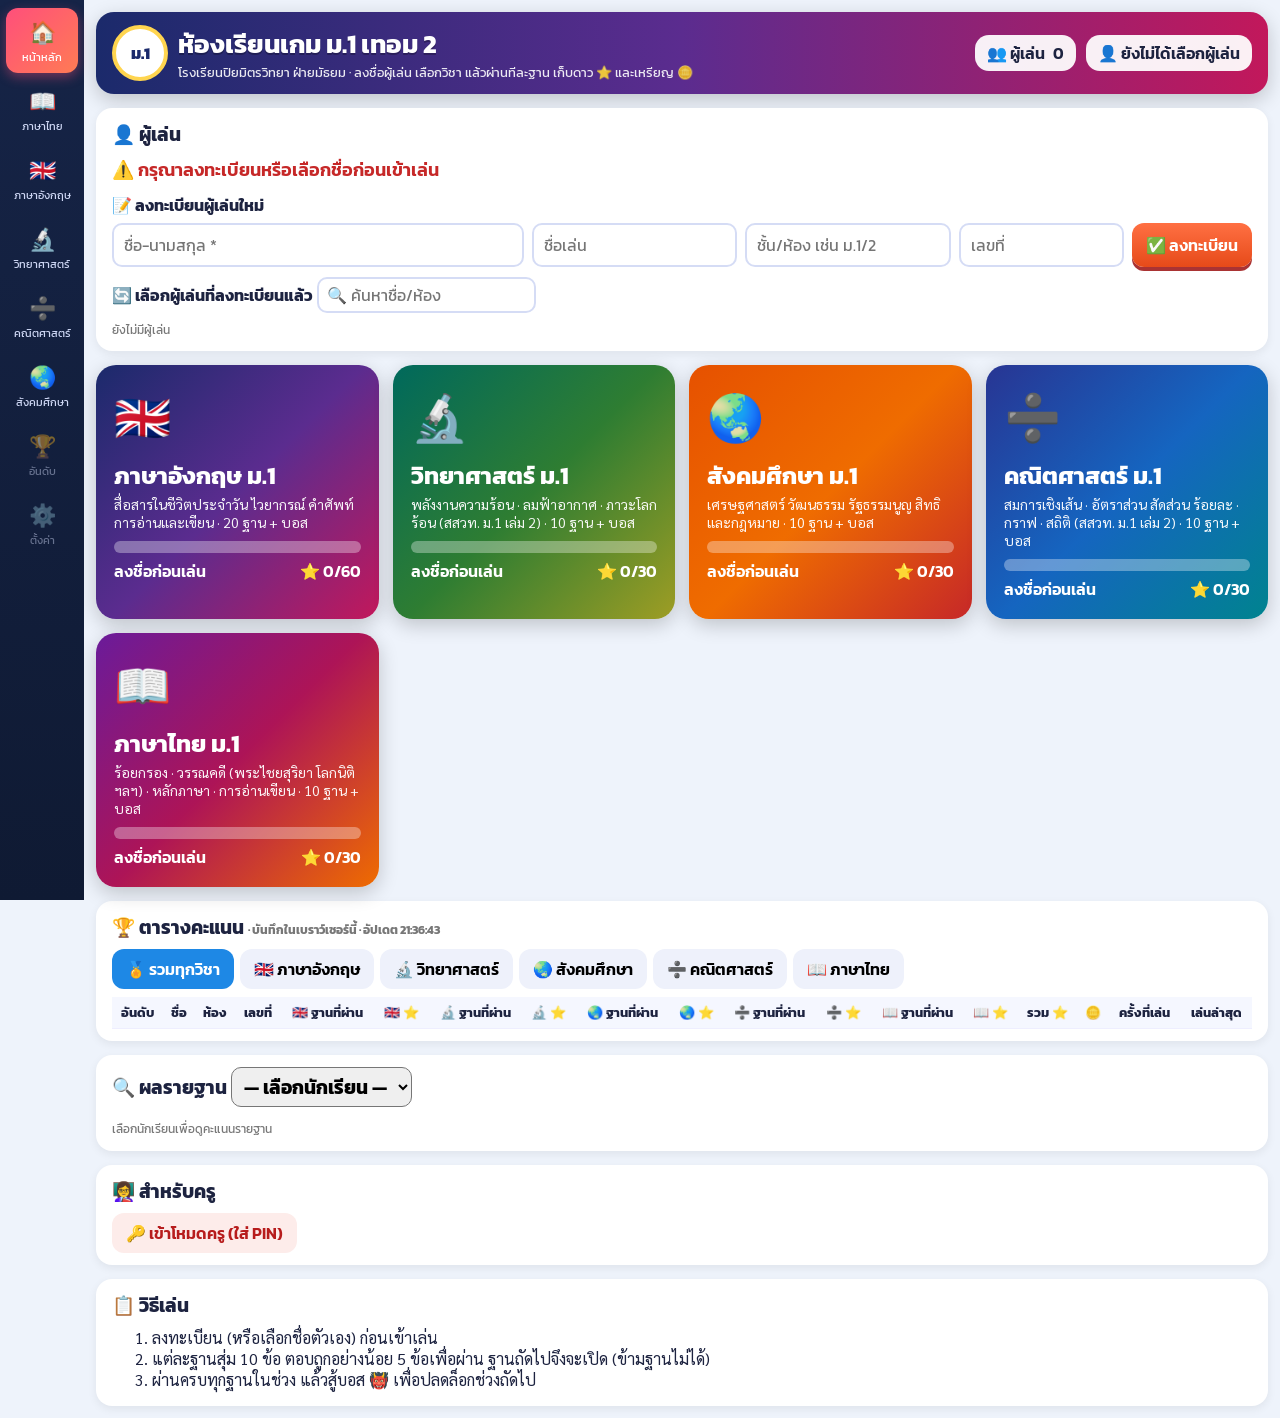
<file: science-m1.html>
<!DOCTYPE html>
<html lang="th"><head><meta charset="utf-8"><meta name="viewport" content="width=device-width,initial-scale=1">
<title>วิทยาศาสตร์ ม.1 เทอม 2 – โรงเรียนปิยมิตรวิทยา</title>
<link rel="preconnect" href="https://fonts.googleapis.com"><link href="https://fonts.googleapis.com/css2?family=Kanit:wght@400;600;800&family=Sarabun:wght@400;600&display=swap" rel="stylesheet">
<style>
*{box-sizing:border-box}body{margin:0;font-family:Kanit,Sarabun,Tahoma,sans-serif;background:#eef3fb;color:#1d2340}
.app{display:flex;min-height:100vh}
.side{width:84px;background:linear-gradient(#162447,#0f1a33);color:#cfd8f5;flex-shrink:0;padding:8px 6px;position:sticky;top:0;height:100vh}
.side a{display:flex;flex-direction:column;align-items:center;font-size:11px;padding:8px 2px;border-radius:12px;color:inherit;text-decoration:none;margin-bottom:4px;cursor:pointer}
.side a span{font-size:22px}.side a.active{background:linear-gradient(135deg,#ff4f7b,#ff7b54);color:#fff;box-shadow:0 4px 12px #ff4f7b66}
.side a:hover:not(.active){background:#ffffff14}
main{flex:1;min-width:0;padding:12px}
header{display:flex;flex-wrap:wrap;gap:10px;align-items:center;background:linear-gradient(90deg,#1b2a6b,#5b2c8f,#c2185b);color:#fff;border-radius:18px;padding:12px 16px;box-shadow:0 6px 20px #0003}
.logo{width:56px;height:56px;border-radius:50%;background:#fff;color:#1b2a6b;font-weight:800;display:grid;place-items:center;font-size:16px;border:4px solid #ffd54f}
.ttl{flex:1;min-width:220px}.ttl h1{margin:0;font-size:26px;text-shadow:0 2px 0 #0004}.ttl div{font-size:13px;opacity:.9}
.stat{background:#ffffffee;color:#1d2340;border-radius:14px;padding:6px 12px;display:flex;align-items:center;gap:8px;font-weight:600}
.pbar{width:170px;height:12px;background:#dde3f0;border-radius:8px;overflow:hidden}.pbar i{display:block;height:100%;background:linear-gradient(90deg,#43c76b,#9be15d);transition:width .6s}
.btn{border:0;border-radius:12px;padding:8px 14px;font:inherit;font-weight:600;cursor:pointer}
.reset{background:#fff3;color:#fff}
.mapwrap{overflow-x:auto;margin-top:12px;border-radius:18px;box-shadow:0 6px 20px #0002}
.map{position:relative;min-width:980px;aspect-ratio:2/1;overflow:hidden;background:linear-gradient(#8fd3ff 0%,#c8ecff 35%,#9be38a 36%,#5cbf60 100%)}
.map .z2bg{position:absolute;right:0;top:0;bottom:0;width:50%;background:linear-gradient(#7b5ce0 0%,#e58fc6 35%,transparent 36%)}
.river{position:absolute;left:0;right:0;top:56%;height:12%;background:linear-gradient(90deg,#3fa9f5,#69c9ff,#3fa9f5);opacity:.75;border-radius:50%}
.deco{position:absolute;font-size:34px;pointer-events:none;filter:drop-shadow(0 3px 2px #0003)}
.zone{position:absolute;top:2%;padding:6px 14px;border-radius:12px;color:#fff;font-weight:800;font-size:16px;text-align:center;box-shadow:0 4px 0 #0003}
.zone small{display:block;font-weight:400;font-size:11px}
svg.path{position:absolute;inset:0;width:100%;height:100%}
.node{position:absolute;transform:translate(-50%,-50%);text-align:center;cursor:pointer;width:110px}
.node .c{width:54px;height:54px;margin:auto;border-radius:50%;display:grid;place-items:center;font-size:22px;font-weight:800;color:#fff;border:4px solid #fff;box-shadow:0 5px 0 #0004;transition:transform .15s}
.node:hover .c{transform:scale(1.12)}
.node.done .c{background:linear-gradient(#43c76b,#1f8f45)}.node.open .c{background:linear-gradient(#ffb300,#ff6f00);animation:pulse 1.4s infinite}
.node.locked .c{background:#8d97ad;cursor:not-allowed}.node.locked{cursor:not-allowed}
@keyframes pulse{50%{box-shadow:0 0 0 10px #ffb30055,0 5px 0 #0004}}
.node .lb{background:#fffffff0;border-radius:8px;font-size:11px;line-height:1.2;padding:3px 4px;margin-top:3px;font-weight:600}
.node .lb small{display:block;font-weight:400;color:#555;font-size:10px}
.stars{color:#ffc107;font-size:13px;letter-spacing:-1px;text-shadow:0 1px 0 #0005}.stars .off{color:#c9ced8}
.boss .c{width:84px;height:84px;font-size:40px;background:linear-gradient(#e53935,#7b1fa2)!important;border-color:#ffd54f}
.boss .lb{background:#b71c1c;color:#fff}.boss .lb small{color:#ffe082}
.boss.locked .c{filter:grayscale(.8)}
.table{display:grid;grid-template-columns:1fr 1fr 1.6fr;gap:12px;margin-top:12px}
.unit{background:#fff;border-radius:16px;padding:10px;border-top:6px solid}
.unit h3{margin:0 0 8px;font-size:15px}
.row{display:flex;align-items:center;gap:8px;padding:6px;border-bottom:1px solid #eef;font-size:13px;cursor:pointer}
.row:hover{background:#f5f7ff}.row b{width:20px}.row .t{flex:1}.row .t small{display:block;color:#777}
.badge{font-size:11px;padding:2px 8px;border-radius:8px;white-space:nowrap}
.b-done{background:#dff6e5;color:#1f8f45}.b-cur{background:#fff1cc;color:#c77700}.b-no{background:#eceff4;color:#778}
.u3{display:grid;grid-template-columns:1fr 1fr;column-gap:10px}
.modal{position:fixed;inset:0;background:#0b1030b0;display:none;align-items:center;justify-content:center;z-index:50;padding:10px}
.modal.show{display:flex}
.card{background:#fff;border-radius:22px;max-width:720px;width:100%;max-height:94vh;overflow:auto;box-shadow:0 20px 60px #0006}
.card .top{padding:16px 20px;color:#fff;background:linear-gradient(120deg,#1e88e5,#7c4dff);border-radius:22px 22px 0 0;position:relative}
.card .top h2{margin:0;font-size:24px}.card .x{position:absolute;right:14px;top:12px;background:#fff3;color:#fff;font-size:18px}
.card .body{padding:16px 20px}
.box{border-radius:14px;padding:10px 14px;margin-bottom:10px}
.box h4{margin:0 0 6px}.box ul{margin:0;padding-left:20px;font-family:Sarabun,Kanit,sans-serif}
.g1{background:#e8f5e9}.g2{background:#e3f2fd}.g3{background:#fff8e1}
.vocab{display:flex;flex-wrap:wrap;gap:6px}.vocab span{background:#fff;border:2px solid #ffd54f;border-radius:10px;padding:3px 8px;font-size:13px}
.go{background:linear-gradient(#ff7043,#e64a19);color:#fff;font-size:18px;width:100%;padding:12px;box-shadow:0 4px 0 #a33}
.q{font-size:19px;margin:8px 0 12px}.opts{display:grid;gap:8px}
.opt{text-align:left;background:#f1f4ff;border:2px solid #d5dcf5;font-size:16px}
.opt:hover:not(:disabled){background:#e3e9ff}.opt.ok{background:#c8f7d2;border-color:#2e7d32}.opt.bad{background:#ffd6d6;border-color:#c62828}
.qp{display:flex;justify-content:space-between;color:#666;font-size:14px}
.res{text-align:center}.res .big{font-size:56px;color:#ffc107}
#confetti{position:fixed;inset:0;pointer-events:none;z-index:60}
@media(max-width:900px){.table{grid-template-columns:1fr}.u3{grid-template-columns:1fr}}
@media(max-width:640px){.app{flex-direction:column}.side{width:100%;height:auto;position:static;display:flex;overflow-x:auto;padding:4px}.side a{min-width:64px;margin:0 2px}
.ttl h1{font-size:20px}.pbar{width:110px}main{padding:8px}}
.row .t small.desc{color:#1e5bb8;font-family:Sarabun,Kanit,sans-serif;font-size:12px}.row .t small.desc2{color:#8a6d00;font-size:11px}.side a.soon{opacity:.45;cursor:default}
</style></head><body>
<div class="app">
<nav class="side">
<a href="index.html"><span>🏠</span>หน้าหลัก</a><a href="thai-m1.html" ><span>📖</span>ภาษาไทย</a><a href="english-m1.html" ><span>🇬🇧</span>ภาษาอังกฤษ</a><a href="science-m1.html" class="active"><span>🔬</span>วิทยาศาสตร์</a><a href="math-m1.html" ><span>➗</span>คณิตศาสตร์</a><a href="social-m1.html" ><span>🌏</span>สังคมศึกษา</a><a class="soon"><span>🏆</span>อันดับ</a><a class="soon"><span>⚙️</span>ตั้งค่า</a>
</nav>
<main>
<header>
<div class="logo">SCI</div>
<div class="ttl"><h1>วิทยาศาสตร์ ม.1 เทอม 2</h1><div>โรงเรียนปิยมิตรวิทยา ฝ่ายมัธยม · พลังงานความร้อน | ลมฟ้าอากาศ | ภาวะโลกร้อน</div></div>
<div class="stat">ความคืบหน้า <div class="pbar"><i id="pb"></i></div><span id="pt"></span></div>
<div class="stat">⭐ <span id="st"></span></div>
<div class="stat">🪙 <span id="co"></span></div>
<button class="btn reset" id="reset">↺ รีเซ็ต</button>
</header>
<div class="mapwrap"><div class="map" id="map"><div class="z2bg"></div><div class="river"></div></div></div>
<div class="table" id="table"></div>
</main></div>
<div class="modal" id="modal"><div class="card" id="card"></div></div>
<canvas id="confetti"></canvas>
<script src="config.js"></script><script src="api.js"></script><script>
const CFG={key:"piyamit_sci_m1_t2_v1",zones:`<div class="zone" style="left:8%;background:#1e5bb8">ฐานที่ 1-10 : วิทยาศาสตร์ ม.1 เทอม 2<small>ตามหนังสือเรียน สสวท. ม.1 เล่ม 2</small></div><div class="zone" style="left:56%;background:#8e24aa">👹 ผ่านครบ 10 ฐาน แล้วสู้บอสสอบรวม<small>พลังงานความร้อน + ลมฟ้าอากาศ</small></div>`,units:rng=>`<div class="unit" style="border-color:#1e88e5"><h3>🔥 หน่วยที่ 5 พลังงานความร้อน (ฐานที่ 1-5)</h3>${rng(0,5)}</div><div class="unit" style="border-color:#43a047"><h3>🌦️ หน่วยที่ 6 กระบวนการเปลี่ยนแปลงลมฟ้าอากาศ (ฐานที่ 6-10)</h3>${rng(5,10)}</div>`};
const L=[
{t:"อุณหภูมิและการวัด",th:"Temperature",e:"🌡️",v:["อุณหภูมิ","เทอร์โมมิเตอร์","องศาเซลเซียส","เคลวิน","จุดเยือกแข็ง","จุดเดือด"],g:"อธิบายความหมายของอุณหภูมิและวัดอุณหภูมิได้ถูกต้อง",w:["ความหมายของอุณหภูมิ","การใช้เทอร์โมมิเตอร์","หน่วย °C และ K"],q:[
["อุณหภูมิเป็นปริมาณที่บอกถึงสิ่งใด",["ระดับความร้อนของสาร","มวลของสาร","ปริมาตรของสาร","ความหนาแน่นของสาร"],0],
["เครื่องมือที่ใช้วัดอุณหภูมิคือข้อใด",["เทอร์โมมิเตอร์","บารอมิเตอร์","ไฮกรอมิเตอร์","แอนิโมมิเตอร์"],0],
["น้ำบริสุทธิ์เดือดที่ความดัน 1 บรรยากาศ มีอุณหภูมิเท่าใด",["100 °C","0 °C","50 °C","212 °C"],0],
["0 °C มีค่าเท่ากับกี่เคลวิน (โดยประมาณ)",["273 K","0 K","100 K","373 K"],0],
["หน่วยของอุณหภูมิในระบบเอสไอ (SI) คือข้อใด",["เคลวิน","องศาเซลเซียส","จูล","แคลอรี"],0]]},
{t:"ความร้อนกับการเปลี่ยนอุณหภูมิ",th:"Heat & Temperature Change",e:"🔥",v:["ความร้อน","จูล","มวล","ความจุความร้อนจำเพาะ","Q = mcΔt"],g:"อธิบายผลของความร้อนต่อการเปลี่ยนอุณหภูมิของสาร",w:["ความร้อนเป็นพลังงาน","ปัจจัยที่มีผลต่อปริมาณความร้อน","การคำนวณ Q = mcΔt"],q:[
["ความร้อนเป็นพลังงานรูปหนึ่ง มีหน่วย SI คือข้อใด",["จูล (J)","วัตต์ (W)","นิวตัน (N)","เคลวิน (K)"],0],
["เมื่อสารได้รับความร้อน (โดยไม่เปลี่ยนสถานะ) อุณหภูมิของสารจะเป็นอย่างไร",["สูงขึ้น","ลดลง","คงที่เสมอ","เป็นศูนย์"],0],
["ในสูตร Q = mcΔt ตัวอักษร c หมายถึงข้อใด",["ความจุความร้อนจำเพาะ","ความเร็ว","ความเข้มข้น","ความดัน"],0],
["ให้ความร้อนเท่ากันกับน้ำ 1 kg และน้ำ 2 kg น้ำส่วนใดอุณหภูมิเพิ่มขึ้นมากกว่า",["น้ำ 1 kg","น้ำ 2 kg","เพิ่มเท่ากัน","ไม่เพิ่มทั้งคู่"],0],
["ต้องใช้ความร้อนเท่าใดทำให้น้ำ 1 kg ร้อนขึ้น 10 °C (c ของน้ำ = 4,200 J/kg·°C)",["42,000 J","4,200 J","420 J","420,000 J"],0]]},
{t:"ความร้อนกับการเปลี่ยนสถานะ",th:"Change of State",e:"🧊",v:["การหลอมเหลว","การกลายเป็นไอ","การควบแน่น","การแข็งตัว","ความร้อนแฝง"],g:"อธิบายการเปลี่ยนสถานะของสารเมื่อได้รับหรือสูญเสียความร้อน",w:["สถานะของสาร","จุดหลอมเหลวและจุดเดือด","ความร้อนแฝง"],q:[
["การที่น้ำแข็งเปลี่ยนเป็นน้ำเรียกว่าอะไร",["การหลอมเหลว","การควบแน่น","การระเหิด","การแข็งตัว"],0],
["ไอน้ำเกาะเป็นหยดน้ำที่ข้างแก้วน้ำเย็น เรียกว่าอะไร",["การควบแน่น","การหลอมเหลว","การเดือด","การระเหย"],0],
["ขณะน้ำกำลังเดือด ถ้ายังให้ความร้อนต่อ อุณหภูมิของน้ำจะเป็นอย่างไร",["คงที่","สูงขึ้นเรื่อย ๆ","ลดลง","ลดลงแล้วเพิ่มขึ้น"],0],
["ความร้อนที่ใช้เปลี่ยนสถานะโดยอุณหภูมิไม่เปลี่ยน เรียกว่าอะไร",["ความร้อนแฝง","ความร้อนจำเพาะ","พลังงานศักย์","อุณหภูมิ"],0],
["การเปลี่ยนสถานะใดที่สารต้อง 'คายความร้อน'",["น้ำกลายเป็นน้ำแข็ง","น้ำแข็งละลาย","น้ำเดือดเป็นไอ","น้ำระเหย"],0]]},
{t:"การขยายตัวและหดตัวของสาร",th:"Expansion & Contraction",e:"🛤️",v:["การขยายตัว","การหดตัว","รอยต่อราง","ช่องว่างสะพาน"],g:"อธิบายการขยายตัว/หดตัวของสารเมื่อได้รับหรือเสียความร้อน และนำไปใช้ประโยชน์",w:["ผลของความร้อนต่ออนุภาค","ตัวอย่างในชีวิตประจำวัน"],q:[
["เมื่อของแข็งได้รับความร้อน โดยทั่วไปจะเกิดอะไรขึ้น",["ขยายตัว","หดตัว","มวลเพิ่มขึ้น","มวลลดลง"],0],
["ทำไมจึงต้องเว้นช่องว่างระหว่างรางรถไฟ",["เผื่อการขยายตัวเมื่อร้อน","ให้รถไฟวิ่งเร็วขึ้น","ประหยัดเหล็ก","ให้น้ำไหลผ่าน"],0],
["ของเหลวในเทอร์โมมิเตอร์สูงขึ้นเมื่อร้อน เพราะเหตุใด",["ของเหลวขยายตัว","ของเหลวระเหย","ของเหลวหดตัว","หลอดแก้วหดตัว"],0],
["ฝาขวดโลหะเปิดยาก ควรทำอย่างไรเพื่อให้เปิดง่ายขึ้น",["ราดน้ำร้อนที่ฝา","แช่ทั้งขวดในน้ำแข็ง","เขย่าขวด","ทาสีฝา"],0],
["เมื่อสารได้รับความร้อน อนุภาคของสารจะเป็นอย่างไร",["เคลื่อนที่เร็วขึ้นและอยู่ห่างกันมากขึ้น","เคลื่อนที่ช้าลง","หยุดนิ่ง","รวมกันแน่นขึ้น"],0]]},
{t:"การถ่ายโอนความร้อน",th:"Heat Transfer",e:"♨️",v:["การนำความร้อน","การพาความร้อน","การแผ่รังสีความร้อน","ฉนวน","สมดุลความร้อน"],g:"อธิบายการถ่ายโอนความร้อนทั้ง 3 แบบและสมดุลความร้อน",w:["การนำ การพา การแผ่รังสี","ตัวนำและฉนวนความร้อน","สมดุลความร้อน"],q:[
["ช้อนโลหะในน้ำร้อนร้อนไปถึงด้าม เป็นการถ่ายโอนความร้อนแบบใด",["การนำความร้อน","การพาความร้อน","การแผ่รังสี","การควบแน่น"],0],
["ความร้อนจากดวงอาทิตย์มาถึงโลกด้วยวิธีใด",["การแผ่รังสีความร้อน","การนำความร้อน","การพาความร้อน","การระเหย"],0],
["น้ำในหม้อร้อนทั่วทั้งหม้อเพราะน้ำร้อนลอยขึ้นและน้ำเย็นจมลง เป็นการถ่ายโอนแบบใด",["การพาความร้อน","การนำความร้อน","การแผ่รังสี","การหลอมเหลว"],0],
["วัสดุใดเป็นฉนวนความร้อนที่ดีที่สุด",["โฟม","ทองแดง","อะลูมิเนียม","เหล็ก"],0],
["ผสมน้ำร้อนกับน้ำเย็น จนอุณหภูมิเท่ากัน เรียกภาวะนี้ว่าอะไร",["สมดุลความร้อน","จุดเดือด","ความร้อนแฝง","การขยายตัว"],0]]},
{t:"องค์ประกอบของลมฟ้าอากาศ",th:"Weather Elements",e:"🌤️",v:["ความกดอากาศ","ความชื้น","ลม","เมฆ","หยาดน้ำฟ้า"],g:"ระบุองค์ประกอบของลมฟ้าอากาศและเครื่องมือวัด",w:["อุณหภูมิอากาศ","ความกดอากาศ ลม ความชื้น","เมฆและหยาดน้ำฟ้า"],q:[
["เครื่องมือที่ใช้วัดความกดอากาศคือข้อใด",["บารอมิเตอร์","ไฮโกรมิเตอร์","เทอร์โมมิเตอร์","แอนิโมมิเตอร์"],0],
["เครื่องมือที่ใช้วัดความชื้นของอากาศคือข้อใด",["ไฮโกรมิเตอร์","บารอมิเตอร์","ศรลม","เกจวัดฝน"],0],
["ยิ่งขึ้นไปที่สูง ความกดอากาศจะเป็นอย่างไร",["ลดลง","เพิ่มขึ้น","คงที่","เพิ่มแล้วลด"],0],
["ลมเกิดจากอากาศเคลื่อนที่จากบริเวณใดไปบริเวณใด",["ความกดอากาศสูง → ความกดอากาศต่ำ","ความกดอากาศต่ำ → ความกดอากาศสูง","ที่เย็น → ที่สูง","ทะเล → อวกาศ"],0],
["ข้อใดเป็น 'หยาดน้ำฟ้า'",["ฝนและลูกเห็บ","เมฆและหมอก","ลมและพายุ","น้ำค้างแข็งบนพื้น"],0]]},
{t:"ลมบก ลมทะเล และมรสุม",th:"Winds & Monsoons",e:"🌬️",v:["ลมบก","ลมทะเล","มรสุมตะวันตกเฉียงใต้","มรสุมตะวันออกเฉียงเหนือ"],g:"อธิบายการเกิดลมบก ลมทะเล และลมมรสุมที่มีผลต่อประเทศไทย",w:["การเกิดลมบก-ลมทะเล","ลมมรสุมกับฤดูกาลไทย"],q:[
["ลมทะเลเกิดในช่วงเวลาใด",["กลางวัน","กลางคืน","เที่ยงคืน","ตอนเช้ามืดเท่านั้น"],0],
["ตอนกลางวันพื้นดินร้อนเร็วกว่าน้ำ อากาศเหนือพื้นดินจึงเป็นอย่างไร",["ลอยตัวขึ้น ความกดอากาศต่ำ","จมลง ความกดอากาศสูง","หยุดนิ่ง","กลายเป็นน้ำแข็ง"],0],
["ลมบกพัดจากที่ใดไปที่ใด",["จากฝั่งออกสู่ทะเล","จากทะเลเข้าสู่ฝั่ง","จากภูเขาสู่อวกาศ","จากเหนือไปใต้เสมอ"],0],
["ลมมรสุมที่ทำให้ประเทศไทยมีฝนตกชุก (ฤดูฝน) คือข้อใด",["มรสุมตะวันตกเฉียงใต้","มรสุมตะวันออกเฉียงเหนือ","ลมบก","ลมตะวันตก"],0],
["ลมมรสุมตะวันออกเฉียงเหนือพัดผ่านประเทศไทยในช่วงใด",["ประมาณกลางเดือนตุลาคม–กุมภาพันธ์","ประมาณพฤษภาคม–กันยายน","เฉพาะเดือนเมษายน","ตลอดทั้งปี"],0]]},
{t:"พายุและปรากฏการณ์ลมฟ้าอากาศ",th:"Storms",e:"⛈️",v:["พายุฟ้าคะนอง","พายุหมุนเขตร้อน","เมฆคิวมูโลนิมบัส","ตาพายุ"],g:"อธิบายการเกิดพายุฟ้าคะนอง พายุหมุนเขตร้อน และการปฏิบัติตนให้ปลอดภัย",w:["การเกิดพายุฟ้าคะนอง","พายุหมุนเขตร้อน","การป้องกันอันตราย"],q:[
["เมฆที่ทำให้เกิดพายุฟ้าคะนองคือเมฆชนิดใด",["คิวมูโลนิมบัส","ซีร์รัส","สเตรตัส","อัลโตสเตรตัส"],0],
["พายุหมุนเขตร้อนเกิดขึ้นเหนือบริเวณใด",["มหาสมุทรที่มีน้ำอุ่น","ทะเลทราย","ขั้วโลก","ยอดเขาสูง"],0],
["พายุหมุนเขตร้อนที่มีความเร็วลมสูงสุดบริเวณศูนย์กลางตั้งแต่ 118 กม./ชม. ขึ้นไป ในแถบมหาสมุทรแปซิฟิกตะวันตกเรียกว่าอะไร",["ไต้ฝุ่น","พายุดีเปรสชัน","เฮอริเคน","ทอร์นาโด"],0],
["ขณะเกิดฟ้าผ่า ข้อใดปฏิบัติตนได้ปลอดภัยที่สุด",["อยู่ในอาคาร ไม่ใช้อุปกรณ์ไฟฟ้า","ยืนใต้ต้นไม้ใหญ่","เล่นน้ำในสระ","ยืนกลางทุ่งโล่ง"],0],
["หน่วยงานใดของไทยทำหน้าที่ออกประกาศเตือนภัยพายุ",["กรมอุตุนิยมวิทยา","กรมการขนส่งทางบก","กรมศุลกากร","กรมป่าไม้"],0]]},
{t:"การพยากรณ์อากาศ",th:"Weather Forecast",e:"📡",v:["พยากรณ์อากาศ","แผนที่อากาศ","H (ความกดสูง)","L (ความกดต่ำ)","ภาพถ่ายดาวเทียม"],g:"แปลความหมายข้อมูลพยากรณ์อากาศและนำไปใช้วางแผนชีวิตประจำวัน",w:["ข้อมูลที่ใช้พยากรณ์อากาศ","สัญลักษณ์บนแผนที่อากาศ","การใช้ประโยชน์"],q:[
["บนแผนที่อากาศ สัญลักษณ์ H หมายถึงอะไร",["บริเวณความกดอากาศสูง","บริเวณความกดอากาศต่ำ","บริเวณที่มีพายุ","บริเวณที่มีฝน"],0],
["บริเวณความกดอากาศต่ำ (L) มักมีลักษณะอากาศอย่างไร",["มีเมฆมาก อาจมีฝน","ท้องฟ้าแจ่มใส อากาศเย็น","หิมะตกเสมอ","ไม่มีลม"],0],
["ถ้าพยากรณ์ว่า 'โอกาสเกิดฝน 70%' ควรเตรียมตัวอย่างไร",["พกร่มหรือเสื้อกันฝน","ตากผ้านอกบ้านทั้งวัน","ไม่ต้องเตรียมอะไร","ปิดหน้าต่างทุกบานถาวร"],0],
["ข้อมูลใดช่วยให้เห็นการเคลื่อนตัวของกลุ่มเมฆจากที่สูง",["ภาพถ่ายดาวเทียม","เทอร์โมมิเตอร์ในบ้าน","แผนที่ถนน","ปฏิทิน"],0],
["ใครได้ประโยชน์จากการพยากรณ์อากาศมากที่สุดในการวางแผนเพาะปลูก",["เกษตรกร","นักร้อง","พนักงานธนาคาร","นักเขียนโปรแกรม"],0]]},
{t:"ภาวะโลกร้อนและการเปลี่ยนแปลงภูมิอากาศ",th:"Climate Change",e:"🌍",v:["ปรากฏการณ์เรือนกระจก","แก๊สเรือนกระจก","คาร์บอนไดออกไซด์","มีเทน","ภาวะโลกร้อน"],g:"อธิบายปรากฏการณ์เรือนกระจก ผลกระทบ และแนวทางลดภาวะโลกร้อน",w:["ปรากฏการณ์เรือนกระจก","สาเหตุภาวะโลกร้อน","แนวทางปฏิบัติ"],q:[
["แก๊สใดเป็นแก๊สเรือนกระจก",["คาร์บอนไดออกไซด์","ออกซิเจน","ไนโตรเจน","อาร์กอน"],0],
["ปรากฏการณ์เรือนกระจกตามธรรมชาติมีประโยชน์ต่อโลกอย่างไร",["ช่วยให้โลกอบอุ่นพอเหมาะต่อการดำรงชีวิต","ทำให้โลกเย็นจัด","ทำให้ไม่มีฝน","ทำให้ไม่มีกลางคืน"],0],
["กิจกรรมใดเพิ่มแก๊สเรือนกระจกมากที่สุด",["การเผาเชื้อเพลิงซากดึกดำบรรพ์","การปลูกต้นไม้","การปั่นจักรยาน","การปิดไฟเมื่อไม่ใช้"],0],
["ข้อใดเป็นผลกระทบจากภาวะโลกร้อน",["ระดับน้ำทะเลสูงขึ้น","น้ำแข็งขั้วโลกเพิ่มขึ้น","โลกหมุนเร็วขึ้น","ดวงจันทร์ใหญ่ขึ้น"],0],
["นักเรียนช่วยลดภาวะโลกร้อนได้อย่างไร",["ปิดไฟและเครื่องใช้ไฟฟ้าเมื่อไม่ใช้","เผาขยะในโรงเรียน","เปิดแอร์ทั้งวัน","ใช้ถุงพลาสติกครั้งเดียวทิ้ง"],0]]}
];

const EXTRA=[
[["น้ำแข็งบริสุทธิ์หลอมเหลวที่อุณหภูมิเท่าใด (ความดัน 1 บรรยากาศ)",["0 °C","100 °C","−10 °C","37 °C"],0],["อุณหภูมิร่างกายปกติของคนประมาณเท่าใด",["37 °C","25 °C","42 °C","100 °C"],0],["การอ่านค่าเทอร์โมมิเตอร์ที่ถูกต้อง ควรทำอย่างไร",["ให้สายตาอยู่ระดับเดียวกับขีดของเหลว","มองจากด้านบนเฉียง ๆ","จับกระเปาะไว้ขณะอ่าน","อ่านทันทีที่จุ่มลงไป"],0],["100 °C มีค่าเท่ากับกี่เคลวิน (โดยประมาณ)",["373 K","100 K","273 K","200 K"],0],["ของเหลวที่นิยมใช้ในเทอร์โมมิเตอร์ทั่วไปคือข้อใด",["แอลกอฮอล์ผสมสี","น้ำเกลือ","น้ำมันพืช","น้ำผึ้ง"],0]],
[["สารใดมีความจุความร้อนจำเพาะสูงมาก จึงร้อนช้าเย็นช้า",["น้ำ","ทองแดง","เหล็ก","ทราย"],0],["ปริมาณความร้อนที่สารได้รับขึ้นอยู่กับปัจจัยใดบ้าง",["มวล ชนิดของสาร และอุณหภูมิที่เปลี่ยน","สีของภาชนะเท่านั้น","รูปร่างของสาร","เวลาในนาฬิกา"],0],["ทรายชายหาดร้อนกว่าน้ำทะเลในตอนกลางวัน เพราะเหตุใด",["ทรายมีความจุความร้อนจำเพาะต่ำกว่าน้ำ","ทรายมีมวลมากกว่า","น้ำได้รับแสงน้อยกว่า","น้ำเป็นฉนวน"],0],["ใช้ความร้อน 8,400 J ทำให้น้ำ 0.2 kg ร้อนขึ้นกี่องศา (c = 4,200 J/kg·°C)",["10 °C","2 °C","20 °C","42 °C"],0],["หน่วย 'แคลอรี' ใช้วัดปริมาณใด",["พลังงานความร้อน","อุณหภูมิ","ความยาว","มวล"],0]],
[["การที่ลูกเหม็นในตู้เสื้อผ้าค่อย ๆ หายไปโดยไม่ผ่านของเหลว เรียกว่าอะไร",["การระเหิด","การหลอมเหลว","การควบแน่น","การแข็งตัว"],0],["น้ำในแก้วค่อย ๆ ลดลงเมื่อวางทิ้งไว้ เพราะเกิดอะไรขึ้น",["การระเหย","การควบแน่น","การแข็งตัว","การหลอมเหลว"],0],["ขณะน้ำแข็งกำลังละลาย อุณหภูมิของน้ำแข็งเป็นอย่างไร",["คงที่ที่ 0 °C","สูงขึ้นเรื่อย ๆ","ลดลงเรื่อย ๆ","ขึ้นลงสลับกัน"],0],["การที่น้ำเปลี่ยนเป็นน้ำแข็งเรียกว่าอะไร",["การแข็งตัว","การหลอมเหลว","การระเหิด","การเดือด"],0],["เหงื่อระเหยทำให้รู้สึกเย็น เพราะเหตุใด",["การระเหยดึงความร้อนจากผิวหนัง","เหงื่อมีอุณหภูมิต่ำมาก","ลมพาความเย็นมา","ผิวหนังคายความเย็น"],0]],
[["สายไฟฟ้าแรงสูงหย่อนลงในวันที่อากาศร้อน เพราะเหตุใด",["สายไฟขยายตัว","สายไฟหดตัว","สายไฟหนักขึ้น","ลมพัดแรง"],0],["แก้วหนาร้าวเมื่อเทน้ำเดือดใส่ทันที เพราะเหตุใด",["ผิวด้านในขยายตัวเร็วกว่าด้านนอก","แก้วหดตัวทั้งใบ","น้ำมีแรงดันสูง","แก้วละลาย"],0],["ลูกโป่งที่ถูกตากแดดจะเป็นอย่างไร",["พองขึ้นเพราะอากาศข้างในขยายตัว","แฟบลง","เปลี่ยนสี","หนักขึ้น"],0],["ข้อใดเป็นการใช้ประโยชน์จากการขยายตัวของสาร",["เทอร์โมมิเตอร์","ร่มกันฝน","กระจกเงา","แว่นขยาย"],0],["เมื่อสารเย็นลง ระยะห่างระหว่างอนุภาคเป็นอย่างไร",["ลดลง","เพิ่มขึ้น","เท่าเดิม","เป็นศูนย์"],0]],
[["ทำไมด้ามกระทะจึงทำจากพลาสติกหรือไม้",["เป็นฉนวนความร้อน","นำความร้อนได้ดี","ราคาแพง","สะท้อนแสง"],0],["การเกิดลมบกลมทะเลเกี่ยวข้องกับการถ่ายโอนความร้อนแบบใด",["การพาความร้อน","การนำความร้อน","การแผ่รังสีอย่างเดียว","การระเหิด"],0],["วัตถุสีใดดูดกลืนความร้อนจากการแผ่รังสีได้ดีที่สุด",["สีดำ","สีขาว","สีเงิน","สีเหลืองอ่อน"],0],["ขวดน้ำร้อนสุญญากาศ (กระติกน้ำร้อน) ลดการถ่ายโอนความร้อนได้เพราะเหตุใด",["มีสุญญากาศกั้นและผิวเงาสะท้อนรังสี","ทำจากเหล็กหนา","มีรูระบายอากาศ","ทาสีดำ"],0],["เมื่อนำวัตถุร้อนสัมผัสวัตถุเย็น ความร้อนจะถ่ายโอนอย่างไร",["จากวัตถุร้อนไปวัตถุเย็น","จากวัตถุเย็นไปวัตถุร้อน","ไม่ถ่ายโอน","ไปทั้งสองทางเท่ากันตลอด"],0]],
[["เครื่องมือที่ใช้วัดอัตราเร็วลมคือข้อใด",["แอนิโมมิเตอร์","บารอมิเตอร์","ไฮโกรมิเตอร์","เทอร์โมมิเตอร์"],0],["เครื่องมือที่ใช้บอกทิศทางลมคือข้อใด",["ศรลม","เกจวัดฝน","บารอมิเตอร์","ไฮโกรมิเตอร์"],0],["เมฆเกิดจากอะไร",["ไอน้ำในอากาศควบแน่นเป็นละอองน้ำ","ควันจากรถยนต์เท่านั้น","ฝุ่นทราย","แก๊สออกซิเจน"],0],["ความชื้นสัมพัทธ์ 100% หมายความว่าอย่างไร",["อากาศอิ่มตัวด้วยไอน้ำ","อากาศแห้งมาก","ไม่มีไอน้ำในอากาศ","ฝนตกแน่นอน 100 มม."],0],["เครื่องมือวัดปริมาณน้ำฝนคือข้อใด",["เกจวัดฝน (กระบอกวัดฝน)","ศรลม","แอนิโมมิเตอร์","บารอมิเตอร์"],0]],
[["ลมบกเกิดในช่วงเวลาใด",["กลางคืน","กลางวัน","เที่ยงวัน","บ่ายสองโมง"],0],["ตอนกลางคืน พื้นดินกับพื้นน้ำ ส่วนใดเย็นตัวเร็วกว่า",["พื้นดิน","พื้นน้ำ","เท่ากัน","ไม่เย็นทั้งคู่"],0],["ลมมรสุมตะวันตกเฉียงใต้พัดมาจากที่ใด",["มหาสมุทรอินเดีย","ประเทศจีน","ขั้วโลกใต้","ทะเลทรายซาฮารา"],0],["ลมมรสุมตะวันออกเฉียงเหนือทำให้ภาคเหนือและภาคอีสานของไทยเป็นอย่างไร",["อากาศหนาวเย็นและแห้ง","ฝนตกหนัก","ร้อนจัด","มีหิมะตก"],0],["ลมมรสุมตะวันออกเฉียงเหนือทำให้ภาคใต้ฝั่งตะวันออกเป็นอย่างไร",["มีฝนตกชุก","หนาวจัด","แห้งแล้งที่สุด","ไม่มีลม"],0]],
[["ข้อใดเรียงลำดับความรุนแรงพายุหมุนเขตร้อนจากน้อยไปมาก",["ดีเปรสชัน → พายุโซนร้อน → ไต้ฝุ่น","ไต้ฝุ่น → ดีเปรสชัน → พายุโซนร้อน","พายุโซนร้อน → ไต้ฝุ่น → ดีเปรสชัน","ไต้ฝุ่น → พายุโซนร้อน → ดีเปรสชัน"],0],["บริเวณ 'ตาพายุ' มีลักษณะอากาศอย่างไร",["ค่อนข้างสงบ ลมอ่อน","ลมแรงที่สุด","ฝนตกหนักที่สุด","มีหิมะ"],0],["พายุฟ้าคะนองมักเกิดในช่วงใดของประเทศไทย",["ช่วงเปลี่ยนฤดู เช่น ปลายฤดูร้อน","กลางฤดูหนาวเท่านั้น","ไม่เคยเกิด","เฉพาะเวลากลางคืนในเดือนธันวาคม"],0],["ผลกระทบของพายุหมุนเขตร้อนข้อใดถูกต้อง",["น้ำท่วม ดินถล่ม บ้านเรือนเสียหาย","ทำให้เกิดแผ่นดินไหว","ทำให้ภูเขาไฟระเบิด","ทำให้กลางวันยาวขึ้น"],0],["ฟ้าแลบเห็นก่อนได้ยินเสียงฟ้าร้อง เพราะเหตุใด",["แสงเดินทางเร็วกว่าเสียง","เสียงเกิดก่อนแสง","หูทำงานช้า","ฟ้าร้องเกิดทีหลังเสมอ 1 นาที"],0]],
[["เส้นที่ลากเชื่อมจุดที่มีความกดอากาศเท่ากันบนแผนที่อากาศเรียกว่าอะไร",["เส้นไอโซบาร์","เส้นศูนย์สูตร","เส้นแวง","เส้นชั้นความสูง"],0],["หน่วยที่ใช้บอกความกดอากาศบนแผนที่อากาศคือข้อใด",["เฮกโตพาสคัล (hPa)","องศาเซลเซียส","กิโลเมตร","มิลลิเมตรปรอทต่อวินาที"],0],["ข้อใดเป็นแหล่งข้อมูลพยากรณ์อากาศที่น่าเชื่อถือของไทย",["เว็บไซต์/แอปของกรมอุตุนิยมวิทยา","ข่าวลือในแชต","โฆษณาขายร่ม","เดาจากสีเสื้อ"],0],["ชาวประมงควรทำอย่างไรเมื่อมีประกาศคลื่นลมแรง",["งดออกเรือ","ออกเรือไกลกว่าเดิม","ออกเรือตอนกลางคืน","ไม่ต้องสนใจ"],0],["พยากรณ์อากาศช่วยเราได้อย่างไร",["วางแผนกิจกรรมและป้องกันภัยธรรมชาติ","ทำให้ฝนหยุดตก","เปลี่ยนฤดูกาล","ทำให้ไม่มีพายุ"],0]],
[["ข้อใดเป็นแก๊สเรือนกระจกที่เกิดจากนาข้าวและการเลี้ยงสัตว์",["มีเทน","ออกซิเจน","ไฮโดรเจน","ฮีเลียม"],0],["การตัดไม้ทำลายป่าทำให้ภาวะโลกร้อนรุนแรงขึ้นเพราะเหตุใด",["ต้นไม้ที่ดูดซับคาร์บอนไดออกไซด์ลดลง","ต้นไม้ปล่อยออกซิเจนมากเกินไป","ทำให้ฝนตกมากขึ้น","ทำให้โลกหมุนช้าลง"],0],["ข้อใดเป็นพลังงานหมุนเวียนที่ช่วยลดแก๊สเรือนกระจก",["พลังงานแสงอาทิตย์","ถ่านหิน","น้ำมันดีเซล","แก๊สธรรมชาติ"],0],["ภาวะโลกร้อนทำให้เกิดผลข้อใด",["สภาพอากาศแปรปรวนรุนแรงขึ้น","ไม่มีฤดูฝนอีกเลยทั่วโลก","ดวงอาทิตย์ร้อนขึ้น","โลกเย็นลง"],0],["การลดใช้พลาสติกและคัดแยกขยะช่วยลดภาวะโลกร้อนได้หรือไม่",["ได้ เพราะลดพลังงานการผลิตและการเผาขยะ","ไม่ได้เลย","ได้ เพราะทำให้ฝนตก","ไม่ได้ เพราะพลาสติกเย็น"],0]]
];

L.forEach((l,i)=>{if(EXTRA[i])l.q.push(...EXTRA[i])});
// positions (% of map)
const P=[[6,40],[16,46],[25,40],[34,46],[42,38],[8,82],[18,88],[28,82],[37,88],[46,80],[58,46],[66,40],[74,46],[82,40],[90,46],[56,85],[65,90],[74,84],[83,90],[92,82]];
const N=L.length;const BOSS=N>10?[{id:"b1",t:"BOSS 1",th:"สอบกลางภาค (ด่าน 1-10)",pos:[48,17],from:0},{id:"b2",t:"BOSS 2",th:"สอบปลายภาค (ด่าน 11-20)",pos:[93,17],from:10}]:[{id:"b1",t:"BOSS",th:`สอบรวม (ด่าน 1-${N})`,pos:[48,17],from:0}];
const PID=localStorage.getItem("piyamit_pid")||"";let ME=null;
const SUBJ=CFG.key;

let S={s:{},coins:0,r:{}};
function load(){try{return JSON.parse(localStorage.getItem(KEY))||{s:{},coins:0}}catch(e){return{s:{},coins:0}}}
function save(){}
const stars=i=>S.s[i]||0;
function unlocked(i){if(i<=0)return true;if(i===10&&N>10)return stars("b1")>0&&stars(9)>0;return stars(i-1)>0&&unlocked(i-1)}
function bossUnlocked(b){for(let i=b.from;i<Math.min(N,b.from+10);i++)if(!stars(i))return false;return true}
function st(n){let h='<span class="stars">';for(let k=0;k<3;k++)h+=k<n?'★':'<span class="off">★</span>';return h+'</span>'}
const map=document.getElementById('map');
function render(){
 map.querySelectorAll('.node,.zone,.deco,svg').forEach(e=>e.remove());
 const pts=[...P.slice(0,5),[50,63],...P.slice(5,10).reverse()];
 const pts2=N<=10?[]:[...P.slice(10,15),[96,63],...P.slice(15,20).reverse()];
 const path=a=>a.map((p,i)=>(i?'L':'M')+p[0]*10+' '+p[1]*5).join(' ');
 map.insertAdjacentHTML('beforeend',`<svg class="path" viewBox="0 0 1000 500" preserveAspectRatio="none">
 ${[pts,pts2].filter(a=>a.length).map(a=>`<path d="${path(a)}" fill="none" stroke="#f3d9a4" stroke-width="22" stroke-linejoin="round" stroke-linecap="round"/><path d="${path(a)}" fill="none" stroke="#fff" stroke-width="3" stroke-dasharray="10 10"/>`).join('')}
 <path d="M${P[4][0]*10} ${P[4][1]*5} L480 85" stroke="#e57373" stroke-width="6" stroke-dasharray="6 8" fill="none"/>
 ${N>10?`<path d="M${P[14][0]*10} ${P[14][1]*5} L930 85" stroke="#e57373" stroke-width="6" stroke-dasharray="6 8" fill="none"/>`:''}</svg>`);
 const deco=[["🏰",2,12],["🎡",30,14],["🚌",22,62],["🌳",12,63],["🌴",40,64],["🏯",10,20],["🌉",30,58],["⛵",20,58],["✈️",60,15],["🏙️",68,16],["🗽",80,18],["🌋",52,8],["🌴",86,62],["🏝️",70,62],["🐘",3,62],["🌸",50,94],["🏟️",98,60]];
 deco.forEach(d=>map.insertAdjacentHTML('beforeend',`<div class="deco" style="left:${d[1]}%;top:${d[2]}%">${d[0]}</div>`));
 map.insertAdjacentHTML('beforeend',CFG.zones||`<div class="zone" style="left:8%;background:#1e5bb8">ช่วงที่ 1 : ก่อนสอบกลางภาค (ด่านที่ 1-10)<small>ทบทวนพื้นฐานและการสื่อสารในชีวิตประจำวัน</small></div>
 <div class="zone" style="left:56%;background:#8e24aa">ช่วงที่ 2 : หลังสอบกลางภาค (ด่านที่ 11-20)<small>ไวยากรณ์ การอ่าน การเขียน และการสื่อสารในสถานการณ์ต่าง ๆ</small></div>`);
 L.forEach((l,i)=>{const c=stars(i)?'done':unlocked(i)?'open':'locked';
  map.insertAdjacentHTML('beforeend',`<div class="node ${c}" data-i="${i}" style="left:${P[i][0]}%;top:${P[i][1]}%"><div class="c">${c==='locked'?'🔒':i+1}</div>${st(stars(i))}<div class="lb">${l.e} ${l.t}<small>${l.th}</small></div></div>`)});
 BOSS.forEach(b=>{const c=stars(b.id)?'done':bossUnlocked(b)?'open':'locked';
  map.insertAdjacentHTML('beforeend',`<div class="node boss ${c}" data-b="${b.id}" style="left:${b.pos[0]}%;top:${b.pos[1]}%"><div class="c">${c==='locked'?'🔒':'👹'}</div>${st(stars(b.id))}<div class="lb">${b.t}<small>${b.th}</small></div></div>`)});
 // header
 const done=L.filter((_,i)=>stars(i)).length;let tot=0;L.forEach((_,i)=>tot+=stars(i));
 const pc=Math.round(done/N*100);pb.style.width=pc+'%';pt.textContent=`${done}/${N} ด่าน (${pc}%)`;document.getElementById('st').textContent=tot+'/'+N*3;co.textContent=S.coins;
 // table
 const cur=L.findIndex((_,i)=>!stars(i)&&unlocked(i));
 const row=i=>{const s=stars(i);const b=s?'<span class="badge b-done">ผ่านแล้ว</span>':i===cur?'<span class="badge b-cur">กำลังเรียน</span>':'<span class="badge b-no">ยังไม่เริ่ม</span>';
  return `<div class="row" data-i="${i}"><b>${i+1}</b><span style="font-size:20px">${L[i].e}</span><div class="t">${L[i].t}<small>${L[i].th}</small><small class="desc">📌 ${L[i].g}</small><small class="desc2">📚 ${L[i].w.join(" · ")}</small></div>${b}${st(s)}</div>`};
 const rng=(a,b)=>{let h='';for(let i=a;i<b;i++)h+=row(i);return h};
 document.getElementById('table').innerHTML=CFG.units?CFG.units(rng):`<div class="unit" style="border-color:#1e88e5"><h3>📘 หน่วยที่ 1 ทบทวนพื้นฐานและการสื่อสารในชีวิตประจำวัน (ด่านที่ 1-5)</h3>${rng(0,5)}</div>
 <div class="unit" style="border-color:#43a047"><h3>📗 หน่วยที่ 2 การใช้ภาษาในสถานการณ์ต่าง ๆ (ด่านที่ 6-10)</h3>${rng(5,10)}</div>
 <div class="unit" style="border-color:#8e24aa"><h3>📕 หน่วยที่ 3 ไวยากรณ์ การอ่าน การเขียน และสังคมโลก (ด่านที่ 11-20)</h3><div class="u3"><div>${rng(10,15)}</div><div>${rng(15,20)}</div></div></div>`;
}
document.addEventListener('click',e=>{const n=e.target.closest('[data-i],[data-b]');if(!n||n.closest('#modal'))return;
 if(n.dataset.b){const b=BOSS.find(x=>x.id===n.dataset.b);if(bossUnlocked(b))openBoss(b);else toast('🔒 ต้องผ่านด่านทั้ง 10 ด่านในช่วงนี้ก่อน');return}
 const i=+n.dataset.i;if(i>=N)return;if(unlocked(i))openLesson(i);else toast('🔒 ต้องผ่านด่านก่อนหน้าก่อนนะ')});
const modal=document.getElementById('modal'),card=document.getElementById('card');
function closeM(){modal.classList.remove('show')}
modal.addEventListener('click',e=>{if(e.target===modal)closeM()});
function hdr(t,s,c){return `<div class="top" style="${c||''}"><button class="btn x" onclick="closeM()">✕</button><h2>${t}</h2><div>${s}</div></div>`}
function openLesson(i){const l=L[i];
 card.innerHTML=hdr(`${l.e} ด่านที่ ${i+1}: ${l.t}`,l.th)+`<div class="body">
 <div class="box g1"><h4>🎯 เป้าหมายการเรียนรู้</h4><ul><li>${l.g}</li></ul></div>
 <div class="box g2"><h4>📚 สิ่งที่จะได้เรียนรู้</h4><ul>${l.w.map(x=>`<li>${x}</li>`).join('')}</ul></div>
 <div class="box g3"><h4>🔤 คำศัพท์สำคัญ</h4><div class="vocab">${l.v.map(x=>`<span>${x}</span>`).join('')}</div></div>
 <button class="btn go" id="start">🎮 เริ่มทำแบบทดสอบ (${Math.min(QN,l.q.length)} ข้อ จากคลัง ${l.q.length} ข้อ)</button></div>`;
 modal.classList.add('show');start.onclick=()=>quiz(shuffle(l.q).slice(0,QN),i,`ด่านที่ ${i+1}: ${l.t}`)}
function openBoss(b){const pool=[];for(let i=b.from;i<Math.min(N,b.from+10);i++)if(L[i])pool.push(L[i].q[Math.floor(Math.random()*L[i].q.length)]);
 card.innerHTML=hdr(`👹 ${b.t}: ${b.th}`,'ตอบคำถามผสมจากทุกด่าน 10 ข้อ เพื่อพิชิตบอส!','background:linear-gradient(120deg,#b71c1c,#6a1b9a)')+`<div class="body"><div class="box g3"><h4>⚔️ กติกา</h4><ul><li>${pool.length} ข้อ จากด่าน ${b.from+1}-${b.from+pool.length}</li><li>ถูก 5 ข้อขึ้นไปเพื่อผ่าน</li><li>รางวัลเหรียญ x2</li></ul></div><button class="btn go" id="start">⚔️ ท้าสู้บอส!</button></div>`;
 modal.classList.add('show');start.onclick=()=>quiz(shuffle(pool),b.id,`${b.t} – ${b.th}`)}
const QN=10;
// สับตัวเลือกแบบกำหนดได้ (deterministic) ต่อ ผู้เล่น+คำถาม: ลำดับคงที่เมื่อรีโหลด แต่ต่างกันในแต่ละคน
function hash32(str){let h=2166136261>>>0;for(let i=0;i<str.length;i++){h^=str.charCodeAt(i);h=Math.imul(h,16777619)>>>0}return h}
function mulberry32(a){return function(){a=(a+0x6D2B79F5)>>>0;let t=a;t=Math.imul(t^(t>>>15),t|1);t^=t+Math.imul(t^(t>>>7),t|61);return((t^(t>>>14))>>>0)/4294967296}}
function seededShuffle(arr,seed){const a=[...arr],rnd=mulberry32(hash32(seed));for(let i=a.length-1;i>0;i--){const j=Math.floor(rnd()*(i+1));[a[i],a[j]]=[a[j],a[i]]}return a}
function shuffle(a){a=[...a];for(let i=a.length-1;i>0;i--){const j=Math.floor(Math.random()*(i+1));[a[i],a[j]]=[a[j],a[i]]}return a}
function quiz(qs,id,title){let k=0,score=0;const boss=typeof id==='string';
 const show=()=>{const q=qs[k];const opts=seededShuffle(q[1].map((o,j)=>({o,ok:j===q[2]})),PID+'|'+SUBJ+'|'+q[0]);
  card.innerHTML=hdr(title,boss?'BOSS BATTLE':'แบบทดสอบ',boss?'background:linear-gradient(120deg,#b71c1c,#6a1b9a)':'')+`<div class="body"><div class="qp"><span>ข้อ ${k+1}/${qs.length}</span><span>✅ ${score}</span></div><div class="pbar" style="width:100%"><i style="width:${k/qs.length*100}%"></i></div><div class="q">${q[0]}</div><div class="opts">${opts.map((o,j)=>`<button class="btn opt" data-ok="${o.ok}">${'ABCD'[j]}. ${o.o}</button>`).join('')}</div></div>`;
  card.querySelectorAll('.opt').forEach(b=>b.onclick=()=>{const ok=b.dataset.ok==='true';if(ok)score++;
   card.querySelectorAll('.opt').forEach(x=>{x.disabled=true;if(x.dataset.ok==='true')x.classList.add('ok')});if(!ok)b.classList.add('bad');
   setTimeout(()=>{k++;k<qs.length?show():result()},700)})};
 const result=()=>{const r=score/qs.length;const s=r>=.9?3:r>=.7?2:r>=.5?1:0;const coins=score*10*(boss?2:1)+s*5;api("result",{pid:PID,subj:SUBJ,base:String(id),score,total:qs.length,stars:s,coins:s?coins:0}).then(p=>{S=p;render()}).catch(e=>toast("⚠️ บันทึกคะแนนไม่สำเร็จ ตรวจสอบการเชื่อมต่อ"));
  if(s){if(s>stars(id))S.s[id]=s;S.coins+=coins;save();render();confetti()}
  card.innerHTML=hdr(title,'ผลการทดสอบ')+`<div class="body res"><div class="big">${st(s).replace('stars','stars" style="font-size:56px')}</div><h2>${s?'เยี่ยมมาก! ผ่านด่านแล้ว 🎉':'ยังไม่ผ่าน ลองอีกครั้งนะ 💪'}</h2><p>ตอบถูก ${score}/${qs.length} ข้อ ${s?`· ได้รับ 🪙 ${coins} เหรียญ`:'(ต้องถูกอย่างน้อย 50%)'}</p>${nextBtn(id,s)}<button class="btn go" style="background:#5c6bc0;box-shadow:0 4px 0 #303f9f;margin-top:8px" onclick="closeM()">🗺️ กลับไปที่แผนที่</button></div>`;
  const nb=card.querySelector('#nextb');if(nb)nb.onclick=()=>{const a=nb.dataset.a;if(a==='retry')boss?openBoss(BOSS.find(x=>x.id===id)):openLesson(id);else if(a[0]==='b')openBoss(BOSS.find(x=>x.id===a));else openLesson(+a)}};
 show()}
function nextBtn(id,s){if(!s)return '<button class="btn go" id="nextb" data-a="retry">🔁 ลองอีกครั้ง</button>';
 let a=null,lab='';if(typeof id==='number'){const b=BOSS.find(x=>Math.min(N,x.from+10)-1===id);if(b&&bossUnlocked(b)&&!stars(b.id)){a=b.id;lab='👹 ไปสู้บอส'}else if(id+1<N&&unlocked(id+1)){a=id+1;lab=`▶ ไปด่านที่ ${id+2}`}}
 else{const bi=BOSS.findIndex(x=>x.id===id);const n=BOSS[bi].from+10;if(n<N&&unlocked(n)){a=n;lab=`▶ ไปด่านที่ ${n+1}`}}
 return a===null?'<div style="margin:8px 0;font-weight:600">🏁 จบทุกด่านในวิชานี้แล้ว! ยอดเยี่ยมมาก</div>':`<button class="btn go" id="nextb" data-a="${a}">${lab}</button>`}
function toast(m){const t=document.createElement('div');t.textContent=m;t.style.cssText='position:fixed;bottom:20px;left:50%;transform:translateX(-50%);background:#222;color:#fff;padding:10px 18px;border-radius:12px;z-index:70';document.body.appendChild(t);setTimeout(()=>t.remove(),1800)}
function confetti(){const c=document.getElementById('confetti'),x=c.getContext('2d');c.width=innerWidth;c.height=innerHeight;
 const p=Array.from({length:150},()=>({x:Math.random()*c.width,y:-20-Math.random()*c.height/2,v:2+Math.random()*4,s:5+Math.random()*6,c:`hsl(${Math.random()*360},90%,60%)`,r:Math.random()*6}));let f=0;
 (function a(){x.clearRect(0,0,c.width,c.height);p.forEach(q=>{q.y+=q.v;q.r+=.1;x.fillStyle=q.c;x.save();x.translate(q.x+Math.sin(q.r)*10,q.y);x.rotate(q.r);x.fillRect(-q.s/2,-q.s/2,q.s,q.s*.6);x.restore()});if(++f<150)requestAnimationFrame(a);else x.clearRect(0,0,c.width,c.height)})()}
document.getElementById('reset').onclick=()=>{if(confirm('รีเซ็ตความคืบหน้าทั้งหมด?')){api('reset',{pid:PID,subj:SUBJ}).then(p=>{S=p;render()})}};
if(!PID)location.replace("index.html?need=1");else Promise.all([api("players"),api("progress",{pid:PID,subj:SUBJ})]).then(([pl,p])=>{ME=pl.players.find(x=>x.id===PID);if(!ME){localStorage.removeItem("piyamit_pid");location.replace("index.html?need=1");return}S=p;render();document.querySelector("header").insertAdjacentHTML("beforeend",`<a class="stat" href="index.html" style="text-decoration:none" title="เปลี่ยนผู้เล่น">👤 ${ME.nick||ME.name} · ${ME.cls||""}</a>`)}).catch(e=>{document.body.insertAdjacentHTML("afterbegin","<div style=\"background:#c62828;color:#fff;padding:10px;text-align:center\">⚠️ เชื่อมต่อเซิร์ฟเวอร์ไม่ได้ — ลองรีเฟรชหน้า</div>")});
</script></body></html>
</file>
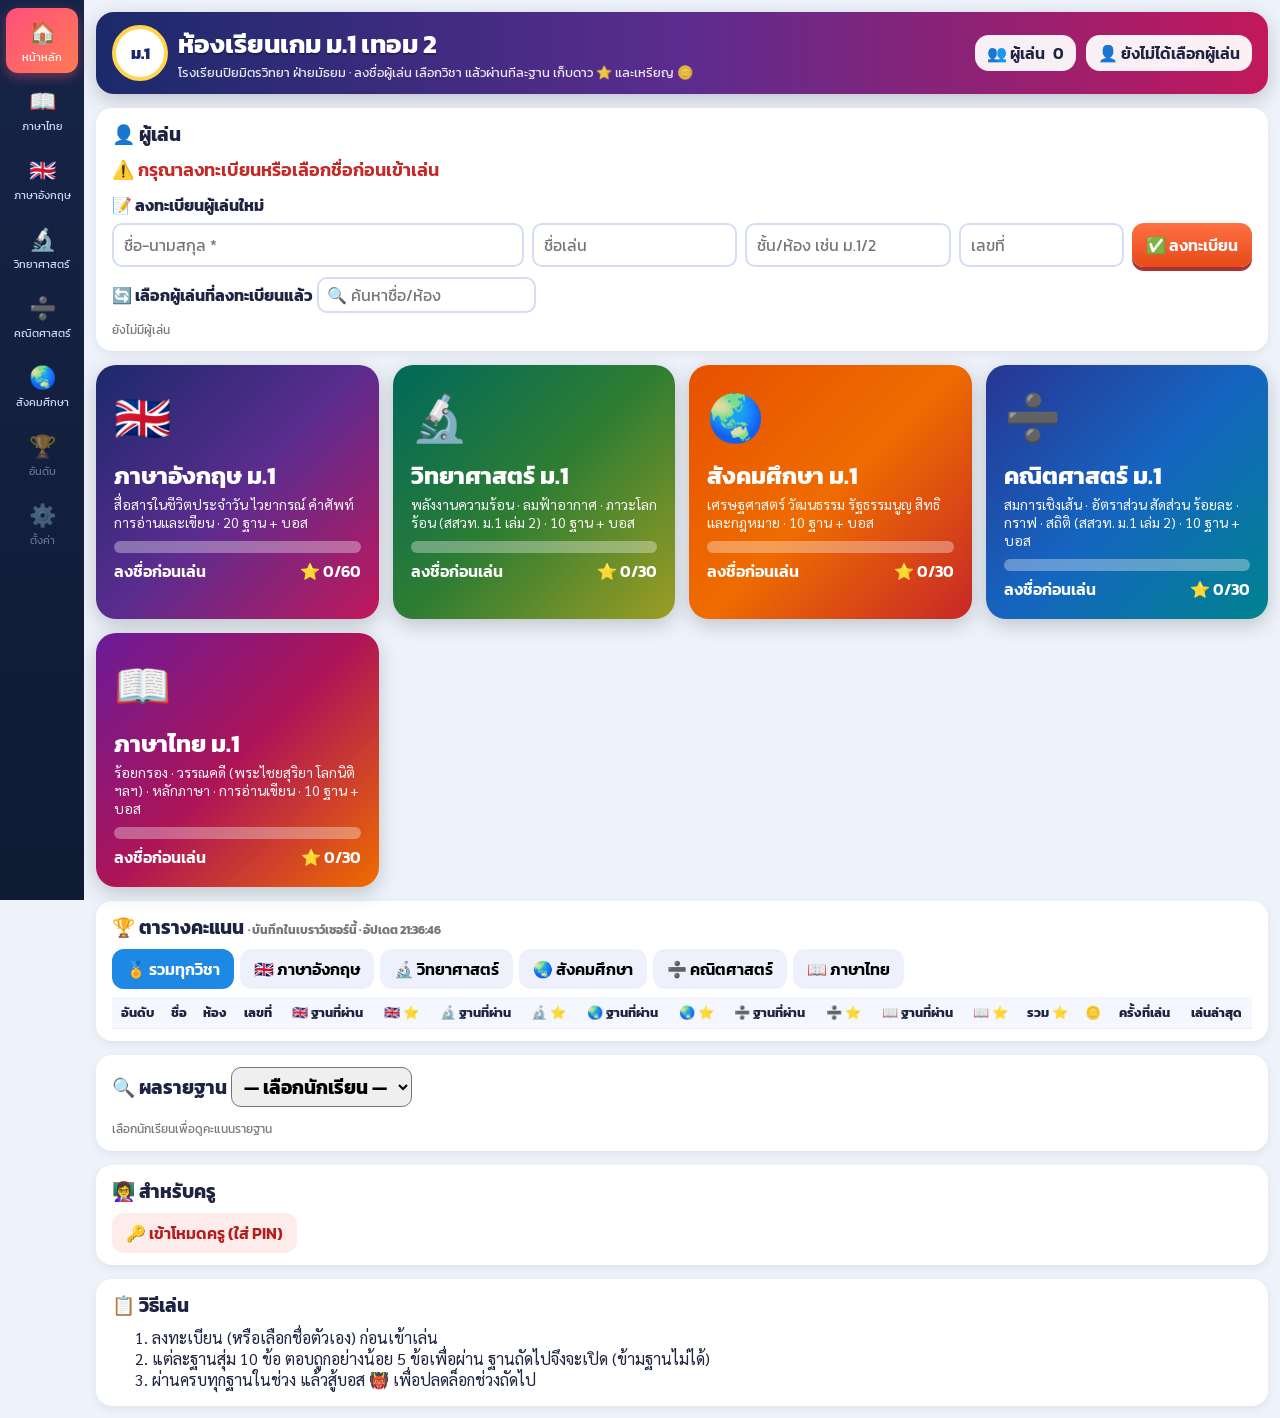
<file: social-m1.html>
<!DOCTYPE html>
<html lang="th"><head><meta charset="utf-8"><meta name="viewport" content="width=device-width,initial-scale=1">
<title>สังคมศึกษา ม.1 เทอม 2 – โรงเรียนปิยมิตรวิทยา</title>
<link rel="preconnect" href="https://fonts.googleapis.com"><link href="https://fonts.googleapis.com/css2?family=Kanit:wght@400;600;800&family=Sarabun:wght@400;600&display=swap" rel="stylesheet">
<style>
*{box-sizing:border-box}body{margin:0;font-family:Kanit,Sarabun,Tahoma,sans-serif;background:#eef3fb;color:#1d2340}
.app{display:flex;min-height:100vh}
.side{width:84px;background:linear-gradient(#162447,#0f1a33);color:#cfd8f5;flex-shrink:0;padding:8px 6px;position:sticky;top:0;height:100vh}
.side a{display:flex;flex-direction:column;align-items:center;font-size:11px;padding:8px 2px;border-radius:12px;color:inherit;text-decoration:none;margin-bottom:4px;cursor:pointer}
.side a span{font-size:22px}.side a.active{background:linear-gradient(135deg,#ff4f7b,#ff7b54);color:#fff;box-shadow:0 4px 12px #ff4f7b66}
.side a:hover:not(.active){background:#ffffff14}
main{flex:1;min-width:0;padding:12px}
header{display:flex;flex-wrap:wrap;gap:10px;align-items:center;background:linear-gradient(90deg,#1b2a6b,#5b2c8f,#c2185b);color:#fff;border-radius:18px;padding:12px 16px;box-shadow:0 6px 20px #0003}
.logo{width:56px;height:56px;border-radius:50%;background:#fff;color:#1b2a6b;font-weight:800;display:grid;place-items:center;font-size:16px;border:4px solid #ffd54f}
.ttl{flex:1;min-width:220px}.ttl h1{margin:0;font-size:26px;text-shadow:0 2px 0 #0004}.ttl div{font-size:13px;opacity:.9}
.stat{background:#ffffffee;color:#1d2340;border-radius:14px;padding:6px 12px;display:flex;align-items:center;gap:8px;font-weight:600}
.pbar{width:170px;height:12px;background:#dde3f0;border-radius:8px;overflow:hidden}.pbar i{display:block;height:100%;background:linear-gradient(90deg,#43c76b,#9be15d);transition:width .6s}
.btn{border:0;border-radius:12px;padding:8px 14px;font:inherit;font-weight:600;cursor:pointer}
.reset{background:#fff3;color:#fff}
.mapwrap{overflow-x:auto;margin-top:12px;border-radius:18px;box-shadow:0 6px 20px #0002}
.map{position:relative;min-width:980px;aspect-ratio:2/1;overflow:hidden;background:linear-gradient(#8fd3ff 0%,#c8ecff 35%,#9be38a 36%,#5cbf60 100%)}
.map .z2bg{position:absolute;right:0;top:0;bottom:0;width:50%;background:linear-gradient(#7b5ce0 0%,#e58fc6 35%,transparent 36%)}
.river{position:absolute;left:0;right:0;top:56%;height:12%;background:linear-gradient(90deg,#3fa9f5,#69c9ff,#3fa9f5);opacity:.75;border-radius:50%}
.deco{position:absolute;font-size:34px;pointer-events:none;filter:drop-shadow(0 3px 2px #0003)}
.zone{position:absolute;top:2%;padding:6px 14px;border-radius:12px;color:#fff;font-weight:800;font-size:16px;text-align:center;box-shadow:0 4px 0 #0003}
.zone small{display:block;font-weight:400;font-size:11px}
svg.path{position:absolute;inset:0;width:100%;height:100%}
.node{position:absolute;transform:translate(-50%,-50%);text-align:center;cursor:pointer;width:110px}
.node .c{width:54px;height:54px;margin:auto;border-radius:50%;display:grid;place-items:center;font-size:22px;font-weight:800;color:#fff;border:4px solid #fff;box-shadow:0 5px 0 #0004;transition:transform .15s}
.node:hover .c{transform:scale(1.12)}
.node.done .c{background:linear-gradient(#43c76b,#1f8f45)}.node.open .c{background:linear-gradient(#ffb300,#ff6f00);animation:pulse 1.4s infinite}
.node.locked .c{background:#8d97ad;cursor:not-allowed}.node.locked{cursor:not-allowed}
@keyframes pulse{50%{box-shadow:0 0 0 10px #ffb30055,0 5px 0 #0004}}
.node .lb{background:#fffffff0;border-radius:8px;font-size:11px;line-height:1.2;padding:3px 4px;margin-top:3px;font-weight:600}
.node .lb small{display:block;font-weight:400;color:#555;font-size:10px}
.stars{color:#ffc107;font-size:13px;letter-spacing:-1px;text-shadow:0 1px 0 #0005}.stars .off{color:#c9ced8}
.boss .c{width:84px;height:84px;font-size:40px;background:linear-gradient(#e53935,#7b1fa2)!important;border-color:#ffd54f}
.boss .lb{background:#b71c1c;color:#fff}.boss .lb small{color:#ffe082}
.boss.locked .c{filter:grayscale(.8)}
.table{display:grid;grid-template-columns:1fr 1fr 1.6fr;gap:12px;margin-top:12px}
.unit{background:#fff;border-radius:16px;padding:10px;border-top:6px solid}
.unit h3{margin:0 0 8px;font-size:15px}
.row{display:flex;align-items:center;gap:8px;padding:6px;border-bottom:1px solid #eef;font-size:13px;cursor:pointer}
.row:hover{background:#f5f7ff}.row b{width:20px}.row .t{flex:1}.row .t small{display:block;color:#777}
.badge{font-size:11px;padding:2px 8px;border-radius:8px;white-space:nowrap}
.b-done{background:#dff6e5;color:#1f8f45}.b-cur{background:#fff1cc;color:#c77700}.b-no{background:#eceff4;color:#778}
.u3{display:grid;grid-template-columns:1fr 1fr;column-gap:10px}
.modal{position:fixed;inset:0;background:#0b1030b0;display:none;align-items:center;justify-content:center;z-index:50;padding:10px}
.modal.show{display:flex}
.card{background:#fff;border-radius:22px;max-width:720px;width:100%;max-height:94vh;overflow:auto;box-shadow:0 20px 60px #0006}
.card .top{padding:16px 20px;color:#fff;background:linear-gradient(120deg,#1e88e5,#7c4dff);border-radius:22px 22px 0 0;position:relative}
.card .top h2{margin:0;font-size:24px}.card .x{position:absolute;right:14px;top:12px;background:#fff3;color:#fff;font-size:18px}
.card .body{padding:16px 20px}
.box{border-radius:14px;padding:10px 14px;margin-bottom:10px}
.box h4{margin:0 0 6px}.box ul{margin:0;padding-left:20px;font-family:Sarabun,Kanit,sans-serif}
.g1{background:#e8f5e9}.g2{background:#e3f2fd}.g3{background:#fff8e1}
.vocab{display:flex;flex-wrap:wrap;gap:6px}.vocab span{background:#fff;border:2px solid #ffd54f;border-radius:10px;padding:3px 8px;font-size:13px}
.go{background:linear-gradient(#ff7043,#e64a19);color:#fff;font-size:18px;width:100%;padding:12px;box-shadow:0 4px 0 #a33}
.q{font-size:19px;margin:8px 0 12px}.opts{display:grid;gap:8px}
.opt{text-align:left;background:#f1f4ff;border:2px solid #d5dcf5;font-size:16px}
.opt:hover:not(:disabled){background:#e3e9ff}.opt.ok{background:#c8f7d2;border-color:#2e7d32}.opt.bad{background:#ffd6d6;border-color:#c62828}
.qp{display:flex;justify-content:space-between;color:#666;font-size:14px}
.res{text-align:center}.res .big{font-size:56px;color:#ffc107}
#confetti{position:fixed;inset:0;pointer-events:none;z-index:60}
@media(max-width:900px){.table{grid-template-columns:1fr}.u3{grid-template-columns:1fr}}
@media(max-width:640px){.app{flex-direction:column}.side{width:100%;height:auto;position:static;display:flex;overflow-x:auto;padding:4px}.side a{min-width:64px;margin:0 2px}
.ttl h1{font-size:20px}.pbar{width:110px}main{padding:8px}}
.row .t small.desc{color:#1e5bb8;font-family:Sarabun,Kanit,sans-serif;font-size:12px}.row .t small.desc2{color:#8a6d00;font-size:11px}.side a.soon{opacity:.45;cursor:default}
</style></head><body>
<div class="app">
<nav class="side">
<a href="index.html"><span>🏠</span>หน้าหลัก</a><a href="thai-m1.html" ><span>📖</span>ภาษาไทย</a><a href="english-m1.html" ><span>🇬🇧</span>ภาษาอังกฤษ</a><a href="science-m1.html" ><span>🔬</span>วิทยาศาสตร์</a><a href="math-m1.html" ><span>➗</span>คณิตศาสตร์</a><a href="social-m1.html" class="active"><span>🌏</span>สังคมศึกษา</a><a class="soon"><span>🏆</span>อันดับ</a><a class="soon"><span>⚙️</span>ตั้งค่า</a>
</nav>
<main>
<header>
<div class="logo">SOC</div>
<div class="ttl"><h1>สังคมศึกษา ม.1 เทอม 2</h1><div>โรงเรียนปิยมิตรวิทยา ฝ่ายมัธยม · เศรษฐศาสตร์ | วัฒนธรรม | รัฐธรรมนูญ | สิทธิและกฎหมาย</div></div>
<div class="stat">ความคืบหน้า <div class="pbar"><i id="pb"></i></div><span id="pt"></span></div>
<div class="stat">⭐ <span id="st"></span></div>
<div class="stat">🪙 <span id="co"></span></div>
<button class="btn reset" id="reset">↺ รีเซ็ต</button>
</header>
<div class="mapwrap"><div class="map" id="map"><div class="z2bg"></div><div class="river"></div></div></div>
<div class="table" id="table"></div>
</main></div>
<div class="modal" id="modal"><div class="card" id="card"></div></div>
<canvas id="confetti"></canvas>
<script src="config.js"></script><script src="api.js"></script><script>
const CFG={key:"piyamit_soc_m1_t2_v1",zones:`<div class="zone" style="left:8%;background:#1e5bb8">ฐานที่ 1-10 : สังคมศึกษา ม.1 เทอม 2<small>เศรษฐศาสตร์ · หน้าที่พลเมือง</small></div><div class="zone" style="left:56%;background:#8e24aa">👹 ผ่านครบ 10 ฐาน แล้วสู้บอสสอบรวม<small>สาระ ส 2 และ ส 3</small></div>`,units:rng=>`<div class="unit" style="border-color:#1e88e5"><h3>💰 เศรษฐศาสตร์ และวัฒนธรรม (ฐานที่ 1-5)</h3>${rng(0,5)}</div><div class="unit" style="border-color:#43a047"><h3>📜 หน้าที่พลเมือง รัฐธรรมนูญ และกฎหมาย (ฐานที่ 6-10)</h3>${rng(5,10)}</div>`};
const L=[
{t:"เศรษฐศาสตร์เบื้องต้น",th:"Basic Economics",e:"💰",v:["ทรัพยากรมีจำกัด","ความต้องการไม่จำกัด","การเลือก","ค่าเสียโอกาส"],g:"อธิบายความหมายและความสำคัญของเศรษฐศาสตร์",w:["ความขาดแคลน","การตัดสินใจเลือก","ค่าเสียโอกาส"],q:[
["ปัญหาพื้นฐานทางเศรษฐศาสตร์เกิดจากสิ่งใด",["ทรัพยากรมีจำกัดแต่ความต้องการไม่จำกัด","มีเงินมากเกินไป","มีสินค้ามากเกินไป","ทุกคนมีความต้องการเท่ากัน"],0],
["ค่าเสียโอกาส หมายถึงข้อใด",["มูลค่าสูงสุดของสิ่งที่ต้องสละไปเมื่อตัดสินใจเลือก","ราคาสินค้าที่ซื้อ","เงินที่หายไป","ภาษีที่จ่ายให้รัฐ"],0],
["มีเวลา 1 ชั่วโมง เลือกอ่านหนังสือแทนเล่นเกม ค่าเสียโอกาสคืออะไร",["ความสนุกจากการเล่นเกม","ความรู้จากการอ่านหนังสือ","ราคาหนังสือ","ไม่มีค่าเสียโอกาส"],0],
["ปัญหาพื้นฐานทางเศรษฐกิจ 3 ประการ ได้แก่ ผลิตอะไร ผลิตอย่างไร และ...",["ผลิตเพื่อใคร","ผลิตเมื่อไร","ผลิตที่ไหน","ผลิตกี่ครั้ง"],0],
["ข้อใดเป็นทรัพยากรทางเศรษฐศาสตร์",["ที่ดิน แรงงาน ทุน ผู้ประกอบการ","อากาศ แสงแดด ลม","ความฝัน","เวลาว่าง"],0]]},
{t:"การบริโภค",th:"Consumption",e:"🛒",v:["ผู้บริโภค","อรรถประโยชน์","บริโภคอย่างฉลาด","ฉลากสินค้า"],g:"วิเคราะห์ค่านิยมและพฤติกรรมการบริโภค และเป็นผู้บริโภคที่ฉลาด",w:["ความหมายของการบริโภค","ปัจจัยที่มีผลต่อการบริโภค","หลักการบริโภคที่ดี"],q:[
["การบริโภค หมายถึงข้อใด",["การใช้สินค้าและบริการเพื่อตอบสนองความต้องการ","การผลิตสินค้า","การเก็บออม","การขายสินค้า"],0],
["ข้อใดเป็นพฤติกรรมของผู้บริโภคที่ฉลาด",["อ่านฉลากและเปรียบเทียบราคาก่อนซื้อ","ซื้อตามดาราโฆษณา","ซื้อของแพงเพื่อโอ้อวด","ซื้อทุกครั้งที่ลดราคา"],0],
["ความพอใจที่ได้รับจากการบริโภคสินค้า เรียกว่าอะไร",["อรรถประโยชน์","ค่าเสียโอกาส","กำไร","ภาษี"],0],
["ปัจจัยใดมีผลต่อการบริโภคมากที่สุด",["รายได้ของผู้บริโภค","สีของเสื้อ","จำนวนเพื่อนในโซเชียล","ฤดูกาลเกิด"],0],
["ค่านิยมใดควรส่งเสริม",["ใช้จ่ายอย่างประหยัดตามหลักเศรษฐกิจพอเพียง","ตามแฟชั่นทุกอย่าง","กู้เงินซื้อของฟุ่มเฟือย","ซื้อของเพื่ออวด"],0]]},
{t:"อุปสงค์และอุปทาน",th:"Demand & Supply",e:"📈",v:["อุปสงค์","อุปทาน","ราคาดุลยภาพ","กลไกราคา"],g:"ระบุปัจจัยที่มีอิทธิพลต่ออุปสงค์และอุปทาน",w:["กฎของอุปสงค์","กฎของอุปทาน","ราคาดุลยภาพ"],q:[
["อุปสงค์ หมายถึงข้อใด",["ความต้องการซื้อสินค้าที่ราคาต่าง ๆ ที่มีความสามารถจะซื้อ","ความต้องการขายสินค้า","ปริมาณสินค้าในโกดัง","ภาษีสินค้า"],0],
["ตามกฎของอุปสงค์ เมื่อราคาสินค้าสูงขึ้น ปริมาณซื้อจะเป็นอย่างไร",["ลดลง","เพิ่มขึ้น","เท่าเดิม","เป็นศูนย์ทันที"],0],
["ตามกฎของอุปทาน เมื่อราคาสินค้าสูงขึ้น ผู้ขายจะเสนอขายอย่างไร",["มากขึ้น","น้อยลง","เท่าเดิม","หยุดขาย"],0],
["ราคาที่ปริมาณซื้อเท่ากับปริมาณขาย เรียกว่าอะไร",["ราคาดุลยภาพ","ราคาเพดาน","ราคาทุน","ราคาขายส่ง"],0],
["ช่วงเทศกาลกินเจ ความต้องการซื้อผักเพิ่มขึ้นมาก ราคาผักมักเป็นอย่างไร",["สูงขึ้น","ลดลง","เท่าเดิม","ฟรี"],0]]},
{t:"วัฒนธรรมไทย",th:"Thai Culture",e:"🙏",v:["วัฒนธรรม","ประเพณี","การไหว้","ภูมิปัญญาไทย"],g:"อธิบายคุณค่าทางวัฒนธรรมไทยและวัฒนธรรมของภูมิภาค",w:["ความหมายของวัฒนธรรม","ประเพณีไทยสำคัญ","การอนุรักษ์วัฒนธรรม"],q:[
["ข้อใดคือความหมายของวัฒนธรรม",["วิถีการดำเนินชีวิตที่สังคมยอมรับและสืบทอดกันมา","กฎหมายของประเทศ","สินค้าส่งออก","ภาษาต่างประเทศ"],0],
["ประเพณีสงกรานต์ตรงกับเดือนใด",["เมษายน","พฤศจิกายน","มกราคม","สิงหาคม"],0],
["ประเพณีลอยกระทงจัดขึ้นในวันใด",["วันเพ็ญเดือนสิบสอง","วันขึ้นปีใหม่สากล","วันมาฆบูชา","วันแรงงาน"],0],
["การไหว้เป็นวัฒนธรรมไทยที่แสดงถึงสิ่งใด",["ความเคารพและความสุภาพ","ความไม่พอใจ","การแข่งขัน","การขอบคุณเฉพาะชาวต่างชาติ"],0],
["ข้อใดเป็นการอนุรักษ์วัฒนธรรมไทยที่ดี",["เรียนรู้และร่วมกิจกรรมประเพณีท้องถิ่น","ล้อเลียนการแต่งกายพื้นเมือง","ไม่สนใจประเพณี","ทิ้งภาษาถิ่น"],0]]},
{t:"การอยู่ร่วมกันในสังคมพหุวัฒนธรรม",th:"Cultural Diversity",e:"🤝",v:["ความหลากหลาย","ความเข้าใจผิด","การเคารพ","อาเซียน"],g:"เคารพความแตกต่างและหลีกเลี่ยงความเข้าใจผิดทางวัฒนธรรม",w:["วัฒนธรรมในภูมิภาคเอเชียตะวันออกเฉียงใต้","การหลีกเลี่ยงความขัดแย้ง"],q:[
["เมื่อพบเพื่อนต่างวัฒนธรรม ควรปฏิบัติอย่างไร",["เคารพและเรียนรู้ความแตกต่าง","ล้อเลียน","บังคับให้ทำตามเรา","หลีกเลี่ยงไม่คุย"],0],
["ประเทศใดเป็นสมาชิกอาเซียน",["เวียดนาม","ญี่ปุ่น","อินเดีย","จีน"],0],
["อาเซียนมีประเทศสมาชิกกี่ประเทศ (ณ ปัจจุบัน)",["11 ประเทศ","5 ประเทศ","8 ประเทศ","20 ประเทศ"],0],
["สาเหตุสำคัญของความเข้าใจผิดระหว่างวัฒนธรรมคือข้อใด",["ขาดความรู้ความเข้าใจในวัฒนธรรมของผู้อื่น","มีเพื่อนมาก","พูดหลายภาษา","เดินทางบ่อย"],0],
["คำขวัญของอาเซียนคือข้อใด",["หนึ่งวิสัยทัศน์ หนึ่งอัตลักษณ์ หนึ่งประชาคม","รู้รักสามัคคี","ชาติ ศาสน์ กษัตริย์","เรียนดี มีวินัย"],0]]},
{t:"รัฐธรรมนูญแห่งราชอาณาจักรไทย",th:"The Constitution",e:"📜",v:["รัฐธรรมนูญ","กฎหมายสูงสุด","ประชาธิปไตย","พระมหากษัตริย์เป็นประมุข"],g:"อธิบายหลักการ เจตนารมณ์ และสาระสำคัญของรัฐธรรมนูญฉบับปัจจุบัน",w:["ความสำคัญของรัฐธรรมนูญ","รัฐธรรมนูญ พ.ศ. 2560","การปกครองของไทย"],q:[
["รัฐธรรมนูญมีฐานะเป็นอะไรของประเทศ",["กฎหมายสูงสุด","กฎหมายท้องถิ่น","ระเบียบโรงเรียน","ประกาศกระทรวง"],0],
["ประเทศไทยปกครองระบอบใด",["ประชาธิปไตยอันมีพระมหากษัตริย์ทรงเป็นประมุข","สมบูรณาญาสิทธิราชย์","คอมมิวนิสต์","เผด็จการทหารถาวร"],0],
["รัฐธรรมนูญฉบับปัจจุบันของไทยประกาศใช้ในปีใด",["พ.ศ. 2560","พ.ศ. 2475","พ.ศ. 2540","พ.ศ. 2550"],0],
["รัฐธรรมนูญฉบับแรกของไทยประกาศใช้ในปีใด",["พ.ศ. 2475","พ.ศ. 2500","พ.ศ. 2516","พ.ศ. 2560"],0],
["อำนาจอธิปไตยเป็นของใคร",["ปวงชนชาวไทย","นายกรัฐมนตรีคนเดียว","ทหาร","ข้าราชการ"],0]]},
{t:"การถ่วงดุลอำนาจอธิปไตย",th:"Separation of Powers",e:"⚖️",v:["นิติบัญญัติ","บริหาร","ตุลาการ","รัฐสภา","คณะรัฐมนตรี","ศาล"],g:"วิเคราะห์บทบาทการถ่วงดุลอำนาจอธิปไตยในรัฐธรรมนูญ",w:["อำนาจ 3 ฝ่าย","องค์กรที่ใช้อำนาจ","การตรวจสอบถ่วงดุล"],q:[
["อำนาจนิติบัญญัติ (ออกกฎหมาย) ใช้ผ่านองค์กรใด",["รัฐสภา","คณะรัฐมนตรี","ศาล","กองทัพ"],0],
["อำนาจบริหารใช้ผ่านองค์กรใด",["คณะรัฐมนตรี","รัฐสภา","ศาล","อบต."],0],
["อำนาจตุลาการใช้ผ่านองค์กรใด",["ศาล","รัฐสภา","คณะรัฐมนตรี","ตำรวจ"],0],
["การที่สภาผู้แทนราษฎรเปิดอภิปรายไม่ไว้วางใจรัฐมนตรี เป็นการถ่วงดุลอำนาจฝ่ายใด",["ฝ่ายบริหาร","ฝ่ายตุลาการ","ฝ่ายนิติบัญญัติ","ประชาชน"],0],
["รัฐสภาไทยประกอบด้วยสภาใดบ้าง",["สภาผู้แทนราษฎรและวุฒิสภา","สภานักเรียนและสภาครู","ศาลและอัยการ","กระทรวงและกรม"],0]]},
{t:"สิทธิ เสรีภาพ และหน้าที่",th:"Rights & Duties",e:"🗳️",v:["สิทธิ","เสรีภาพ","หน้าที่","การเลือกตั้ง"],g:"ปฏิบัติตนตามบทบัญญัติของรัฐธรรมนูญที่เกี่ยวข้องกับตนเอง",w:["สิทธิและเสรีภาพของชนชาวไทย","หน้าที่ของชนชาวไทย"],q:[
["ข้อใดเป็นหน้าที่ของชนชาวไทยตามรัฐธรรมนูญ",["ปฏิบัติตามกฎหมาย","ไปเที่ยวต่างประเทศ","ซื้อสินค้าแบรนด์เนม","เล่นกีฬา"],0],
["บุคคลมีสิทธิเลือกตั้งเมื่อมีอายุไม่ต่ำกว่ากี่ปีบริบูรณ์ในปีที่มีการเลือกตั้ง",["18 ปี","15 ปี","20 ปี","25 ปี"],0],
["การแสดงความคิดเห็นอย่างสุจริตโดยไม่ละเมิดผู้อื่น เป็นสิ่งใด",["เสรีภาพ","หน้าที่","ความผิด","ภาษี"],0],
["การใช้สิทธิเสรีภาพที่ถูกต้องคือข้อใด",["ใช้โดยไม่ละเมิดสิทธิของผู้อื่น","ใช้ได้ไม่จำกัด","ใช้เฉพาะเมื่อมีเงิน","ใช้แทนผู้อื่นได้"],0],
["ข้อใดเป็นสิทธิในการศึกษาที่รัฐต้องจัดให้เด็กโดยไม่เก็บค่าใช้จ่าย ตามรัฐธรรมนูญ 2560",["12 ปี ตั้งแต่ก่อนวัยเรียนจนจบการศึกษาภาคบังคับ","6 ปี","3 ปี","ไม่มีสิทธินี้"],0]]},
{t:"กฎหมายคุ้มครองสิทธิของบุคคล",th:"Laws Protecting Rights",e:"🛡️",v:["กฎหมายคุ้มครองเด็ก","กฎหมายคุ้มครองผู้บริโภค","บัตรประชาชน","ชื่อบุคคล"],g:"ปฏิบัติตนตามกฎหมายที่เกี่ยวข้องกับการคุ้มครองสิทธิของบุคคล",w:["กฎหมายคุ้มครองเด็ก","กฎหมายคุ้มครองผู้บริโภค","กฎหมายเกี่ยวกับตัวบุคคล"],q:[
["ตามกฎหมายบัตรประจำตัวประชาชน ผู้มีสัญชาติไทยต้องทำบัตรเมื่ออายุครบกี่ปี",["7 ปี","15 ปี","18 ปี","20 ปี"],0],
["พระราชบัญญัติคุ้มครองเด็ก พ.ศ. 2546 กำหนดว่า 'เด็ก' คือผู้มีอายุต่ำกว่ากี่ปีบริบูรณ์",["18 ปี","12 ปี","15 ปี","20 ปี"],0],
["ซื้อสินค้าแล้วพบว่าไม่ได้มาตรฐาน สามารถร้องเรียนหน่วยงานใด",["สำนักงานคณะกรรมการคุ้มครองผู้บริโภค (สคบ.)","กรมอุตุนิยมวิทยา","กรมป่าไม้","สถานีดับเพลิง"],0],
["บุคคลบรรลุนิติภาวะเมื่ออายุครบกี่ปีบริบูรณ์ หรือเมื่อสมรสตามกฎหมาย",["20 ปี","15 ปี","18 ปี","25 ปี"],0],
["หากพบเห็นเด็กถูกทารุณกรรม ควรแจ้งสายด่วนใด",["1300 (ศูนย์ช่วยเหลือสังคม)","1669 (เจ็บป่วยฉุกเฉิน)","1155 (ตำรวจท่องเที่ยว)","1543 (ทางพิเศษ)"],0]]},
{t:"พลเมืองดีในวิถีประชาธิปไตย",th:"Good Citizenship",e:"🏅",v:["พลเมืองดี","จิตอาสา","เคารพกติกา","เสียงข้างมาก"],g:"ปฏิบัติตนเป็นพลเมืองดีตามวิถีประชาธิปไตย",w:["คุณลักษณะพลเมืองดี","หลักเสียงข้างมากและเคารพเสียงข้างน้อย"],q:[
["ข้อใดเป็นลักษณะของพลเมืองดี",["เคารพกฎหมายและสิทธิของผู้อื่น","ทิ้งขยะในที่สาธารณะ","แซงคิว","ทำลายทรัพย์สินส่วนรวม"],0],
["การเลือกประธานนักเรียนโดยการลงคะแนนเสียง เป็นการใช้หลักใด",["หลักเสียงข้างมาก","หลักอาวุโส","หลักเผด็จการ","หลักจับฉลาก"],0],
["ในวิถีประชาธิปไตย เมื่อเสียงข้างมากชนะ ควรปฏิบัติต่อเสียงข้างน้อยอย่างไร",["รับฟังและเคารพความเห็นของเสียงข้างน้อย","ไม่ต้องสนใจ","ลงโทษ","ห้ามพูด"],0],
["การทำความสะอาดวัดหรือชุมชนโดยไม่หวังผลตอบแทน เรียกว่าอะไร",["จิตอาสา","การทำงานล่วงเวลา","การค้าขาย","การเมือง"],0],
["ข้อใดเป็นการมีส่วนร่วมทางการเมืองของนักเรียน",["ไปใช้สิทธิเลือกตั้งสภานักเรียน","ไม่เข้าร่วมกิจกรรมใด ๆ","โกงการเลือกตั้ง","ซื้อเสียงเพื่อน"],0]]}
];

const EXTRA=[
[["เศรษฐศาสตร์เป็นวิชาที่ศึกษาเกี่ยวกับเรื่องใด",["การเลือกใช้ทรัพยากรที่มีจำกัดให้เกิดประโยชน์สูงสุด","การปกครองประเทศ","ประวัติศาสตร์โลก","ศาสนา"],0],["ผู้ผลิต หมายถึงใคร",["ผู้นำปัจจัยการผลิตมาผลิตสินค้าและบริการ","ผู้ซื้อสินค้า","ผู้เก็บภาษี","ผู้ชมโฆษณา"],0],["ข้อใดเป็นตัวอย่างของ 'บริการ'",["การตัดผม","ข้าวสาร","รองเท้า","หนังสือ"],0],["ผลตอบแทนของแรงงาน เรียกว่าอะไร",["ค่าจ้าง","ค่าเช่า","ดอกเบี้ย","กำไร"],0],["ผลตอบแทนของผู้ประกอบการ เรียกว่าอะไร",["กำไร","ค่าจ้าง","ค่าเช่า","ภาษี"],0]],
[["หลักเศรษฐกิจพอเพียงประกอบด้วย 3 ห่วงคืออะไร",["ความพอประมาณ ความมีเหตุผล การมีภูมิคุ้มกันที่ดี","ความรวย ความสวย ความเก่ง","การกู้ การยืม การใช้","การซื้อ การขาย การโฆษณา"],0],["ก่อนซื้อสินค้า ควรถามตัวเองว่าอะไรเป็นอันดับแรก",["จำเป็นต้องใช้จริงหรือไม่","เพื่อนมีหรือยัง","สีสวยไหม","ดาราใช้ไหม"],0],["ข้อมูลใดบนฉลากอาหารที่ควรตรวจก่อนซื้อ",["วันหมดอายุและเครื่องหมาย อย.","ชื่อนักแสดงในโฆษณา","สีของกล่อง","ขนาดตัวอักษร"],0],["การบริโภคที่ส่งผลดีต่อเศรษฐกิจชุมชนคือข้อใด",["ซื้อสินค้าจากผู้ผลิตในท้องถิ่น","ซื้อแต่สินค้านำเข้า","ไม่ซื้ออะไรเลย","ซื้อของเถื่อน"],0],["การทำบัญชีรายรับ–รายจ่ายช่วยนักเรียนอย่างไร",["วางแผนการใช้เงินและออมได้","ทำให้ได้เงินเพิ่มทันที","ไม่ต้องทำการบ้าน","ทำให้ราคาสินค้าถูกลง"],0]],
[["อุปทาน หมายถึงข้อใด",["ปริมาณสินค้าที่ผู้ขายเต็มใจขาย ณ ราคาต่าง ๆ","ความต้องการซื้อ","เงินในกระเป๋า","ภาษีมูลค่าเพิ่ม"],0],["ถ้าราคาสูงกว่าราคาดุลยภาพ จะเกิดอะไรขึ้น",["อุปทานส่วนเกิน (สินค้าเหลือ)","อุปสงค์ส่วนเกิน","สินค้าขาดตลาด","ไม่มีผลใด ๆ"],0],["ปัจจัยใดทำให้อุปสงค์ต่อร่มเพิ่มขึ้น",["เข้าสู่ฤดูฝน","ราคาร่มสูงขึ้น","ฤดูร้อนแห้งแล้ง","ร่มขาดตลาด"],0],["ปัจจัยใดทำให้อุปทานของมะม่วงเพิ่มขึ้น",["มะม่วงออกผลมากในฤดูกาล","เกิดภัยแล้ง","ค่าปุ๋ยแพงขึ้นมาก","โรคระบาดในสวน"],0],["ระบบที่ราคาสินค้าถูกกำหนดโดยอุปสงค์และอุปทาน เรียกว่าอะไร",["กลไกราคา","ระบบภาษี","ระบบราชการ","ระบบสหกรณ์เท่านั้น"],0]],
[["ภูมิปัญญาไทย หมายถึงข้อใด",["ความรู้ความสามารถที่บรรพบุรุษสั่งสมและสืบทอดมา","เทคโนโลยีจากต่างประเทศ","กฎหมายใหม่","ภาษาอังกฤษ"],0],["ข้อใดเป็นภูมิปัญญาไทยด้านอาหาร",["การทำน้ำปลาและปลาร้า","การทำพิซซ่า","การทำแฮมเบอร์เกอร์","การทำซูชิ"],0],["วัฒนธรรมไทยได้รับอิทธิพลด้านศาสนาจากประเทศใดมากที่สุด",["อินเดีย","ญี่ปุ่น","อังกฤษ","บราซิล"],0],["ประเพณีบุญบั้งไฟเป็นประเพณีของภาคใด",["ภาคตะวันออกเฉียงเหนือ","ภาคใต้","ภาคตะวันตก","ภาคตะวันออก"],0],["ประเพณีชักพระเป็นประเพณีที่รู้จักกันดีของภาคใด",["ภาคใต้","ภาคเหนือ","ภาคอีสาน","ภาคกลางตอนบน"],0]],
[["ประชาคมอาเซียนก่อตั้งโดยปฏิญญาใดในปี พ.ศ. 2510",["ปฏิญญากรุงเทพ","ปฏิญญาโตเกียว","ปฏิญญาปารีส","ปฏิญญาจาการ์ตา 2550"],0],["ภาษาที่ใช้ในการทำงานของอาเซียนคือภาษาใด",["ภาษาอังกฤษ","ภาษาไทย","ภาษาจีน","ภาษามลายู"],0],["ประเทศใดในอาเซียนที่ประชากรส่วนใหญ่นับถือศาสนาคริสต์",["ฟิลิปปินส์","ไทย","กัมพูชา","ลาว"],0],["การใช้มือซ้ายส่งของให้ผู้อื่นถือว่าไม่สุภาพในบางวัฒนธรรม ควรทำอย่างไร",["ศึกษาและปรับตัวให้เหมาะสมกับวัฒนธรรมนั้น","ใช้มือซ้ายต่อไป","ไม่ส่งของให้ใคร","ตำหนิวัฒนธรรมนั้น"],0],["ข้อใดช่วยลดความขัดแย้งทางวัฒนธรรม",["การเปิดใจเรียนรู้และสื่อสารด้วยความเคารพ","การเหยียดเชื้อชาติ","การแบ่งกลุ่มแยกตัว","การล้อเลียนสำเนียง"],0]],
[["ผู้ที่ทำหน้าที่เป็นประมุขของรัฐไทยคือใคร",["พระมหากษัตริย์","นายกรัฐมนตรี","ประธานรัฐสภา","ประธานศาลฎีกา"],0],["ถ้ากฎหมายใดขัดหรือแย้งต่อรัฐธรรมนูญ จะเป็นอย่างไร",["กฎหมายนั้นใช้บังคับไม่ได้","กฎหมายนั้นสำคัญกว่า","ใช้ได้ตามปกติ","ต้องเปลี่ยนรัฐธรรมนูญทันที"],0],["องค์กรใดวินิจฉัยว่ากฎหมายขัดรัฐธรรมนูญหรือไม่",["ศาลรัฐธรรมนูญ","ศาลแขวง","กรมสรรพากร","สภานักเรียน"],0],["บุคคลที่ได้รับการขนานนามว่า 'บิดาแห่งประชาธิปไตยไทย' คือใคร",["พระบาทสมเด็จพระปกเกล้าเจ้าอยู่หัว (รัชกาลที่ 7)","พ่อขุนรามคำแหง","สมเด็จพระนเรศวร","รัชกาลที่ 5"],0],["วันรัฐธรรมนูญตรงกับวันใด",["10 ธันวาคม","5 ธันวาคม","24 มิถุนายน","1 เมษายน"],0]],
[["ใครเป็นผู้นำฝ่ายบริหาร",["นายกรัฐมนตรี","ประธานวุฒิสภา","ประธานศาลฎีกา","ผู้ว่าราชการจังหวัด"],0],["หน้าที่หลักของฝ่ายนิติบัญญัติคือข้อใด",["ออกกฎหมายและควบคุมการบริหารราชการแผ่นดิน","ตัดสินคดี","จับกุมผู้กระทำผิด","เก็บภาษี"],0],["การแยกอำนาจออกเป็น 3 ฝ่าย มีจุดประสงค์สำคัญอย่างไร",["ป้องกันไม่ให้ฝ่ายใดใช้อำนาจมากเกินไป","ทำให้รัฐบาลทำงานคนเดียว","ลดจำนวน ส.ส.","ให้ศาลออกกฎหมาย"],0],["องค์กรอิสระที่ดูแลการเลือกตั้งคือข้อใด",["คณะกรรมการการเลือกตั้ง (กกต.)","กระทรวงศึกษาธิการ","กรมการปกครองท้องถิ่นเท่านั้น","ศาลแขวง"],0],["การตั้งกระทู้ถามรัฐมนตรีในสภา เป็นบทบาทใด",["การตรวจสอบฝ่ายบริหาร","การตัดสินคดี","การออกพระราชกฤษฎีกา","การเลือกตั้ง"],0]],
[["ข้อใดเป็นหน้าที่ของชนชาวไทย",["รักษาไว้ซึ่งชาติ ศาสนา พระมหากษัตริย์","ไม่ต้องเสียภาษี","ไม่ต้องไปเลือกตั้ง","ละเลยกฎหมาย"],0],["ข้อใดเป็นการละเมิดสิทธิผู้อื่น",["ถ่ายรูปเพื่อนแล้วโพสต์ล้อเลียนโดยไม่ได้รับอนุญาต","ขอโทษเมื่อทำผิด","ช่วยเพื่อนทำเวร","ไปโรงเรียนตรงเวลา"],0],["การเสียภาษีอากรตามกฎหมายเป็นสิ่งใด",["หน้าที่","สิทธิ","เสรีภาพ","ทางเลือกส่วนตัว"],0],["การนับถือศาสนาตามความเชื่อของตนเป็นสิ่งใดตามรัฐธรรมนูญ",["เสรีภาพ","หน้าที่บังคับ","ความผิด","ข้อห้าม"],0],["เมื่อสิทธิของเราถูกละเมิด ควรทำอย่างไร",["ใช้ช่องทางตามกฎหมาย เช่น แจ้งความหรือร้องเรียน","แก้แค้นเอง","อยู่เฉย ๆ เสมอ","โพสต์ด่าทอ"],0]],
[["เด็กที่อายุไม่ถึง 18 ปี ห้ามซื้อสิ่งใดตามกฎหมาย",["สุราและบุหรี่","หนังสือเรียน","ผลไม้","เครื่องเขียน"],0],["การแจ้งเกิดเด็กต้องทำภายในกี่วันนับแต่วันเกิด",["15 วัน","30 วัน","60 วัน","1 ปี"],0],["สิทธิของผู้บริโภคข้อใดถูกต้อง",["สิทธิได้รับข้อมูลสินค้าที่ถูกต้อง","สิทธิได้สินค้าฟรี","สิทธิไม่จ่ายเงิน","สิทธิขายต่อทุกอย่าง"],0],["ผู้เยาว์ทำนิติกรรมสำคัญ เช่น ซื้อขายที่ดิน ต้องได้รับความยินยอมจากใคร",["ผู้แทนโดยชอบธรรม (เช่น พ่อแม่)","เพื่อนสนิท","ครูประจำชั้นเท่านั้น","ไม่ต้องขอใคร"],0],["การเปลี่ยนชื่อตัวต้องยื่นคำขอที่ใด",["สำนักทะเบียน (อำเภอ/เขต)","ไปรษณีย์","โรงเรียน","ธนาคาร"],0]],
[["ข้อใดแสดงถึงการเคารพกติกาของสังคม",["ข้ามถนนตรงทางม้าลาย","จอดรถขวางทางเข้า","ส่งเสียงดังในห้องสมุด","ขีดเขียนโต๊ะเรียน"],0],["การประชุมห้องแล้วเพื่อนเสนอความคิดต่างจากเรา ควรทำอย่างไร",["รับฟังด้วยเหตุผล","ขัดจังหวะทันที","ออกจากห้อง","หัวเราะเยาะ"],0],["คุณธรรมใดสำคัญที่สุดสำหรับพลเมืองดีในการทำงานกลุ่ม",["ความรับผิดชอบ","ความเกียจคร้าน","ความเห็นแก่ตัว","การโกง"],0],["การดูแลรักษาสาธารณสมบัติ เช่น ห้องน้ำโรงเรียน เป็นการแสดงความเป็นพลเมืองดีหรือไม่",["เป็น เพราะเป็นของส่วนรวม","ไม่เป็น เพราะไม่ใช่ของเรา","ไม่เกี่ยวกัน","เป็นหน้าที่ของภารโรงเท่านั้น"],0],["การใช้โซเชียลมีเดียอย่างพลเมืองดีคือข้อใด",["ตรวจสอบข่าวก่อนแชร์","แชร์ข่าวปลอม","ใช้คำหยาบ","กลั่นแกล้งผู้อื่น"],0]]
];

L.forEach((l,i)=>{if(EXTRA[i])l.q.push(...EXTRA[i])});
// positions (% of map)
const P=[[6,40],[16,46],[25,40],[34,46],[42,38],[8,82],[18,88],[28,82],[37,88],[46,80],[58,46],[66,40],[74,46],[82,40],[90,46],[56,85],[65,90],[74,84],[83,90],[92,82]];
const N=L.length;const BOSS=N>10?[{id:"b1",t:"BOSS 1",th:"สอบกลางภาค (ด่าน 1-10)",pos:[48,17],from:0},{id:"b2",t:"BOSS 2",th:"สอบปลายภาค (ด่าน 11-20)",pos:[93,17],from:10}]:[{id:"b1",t:"BOSS",th:`สอบรวม (ด่าน 1-${N})`,pos:[48,17],from:0}];
const PID=localStorage.getItem("piyamit_pid")||"";let ME=null;
const SUBJ=CFG.key;

let S={s:{},coins:0,r:{}};
function load(){try{return JSON.parse(localStorage.getItem(KEY))||{s:{},coins:0}}catch(e){return{s:{},coins:0}}}
function save(){}
const stars=i=>S.s[i]||0;
function unlocked(i){if(i<=0)return true;if(i===10&&N>10)return stars("b1")>0&&stars(9)>0;return stars(i-1)>0&&unlocked(i-1)}
function bossUnlocked(b){for(let i=b.from;i<Math.min(N,b.from+10);i++)if(!stars(i))return false;return true}
function st(n){let h='<span class="stars">';for(let k=0;k<3;k++)h+=k<n?'★':'<span class="off">★</span>';return h+'</span>'}
const map=document.getElementById('map');
function render(){
 map.querySelectorAll('.node,.zone,.deco,svg').forEach(e=>e.remove());
 const pts=[...P.slice(0,5),[50,63],...P.slice(5,10).reverse()];
 const pts2=N<=10?[]:[...P.slice(10,15),[96,63],...P.slice(15,20).reverse()];
 const path=a=>a.map((p,i)=>(i?'L':'M')+p[0]*10+' '+p[1]*5).join(' ');
 map.insertAdjacentHTML('beforeend',`<svg class="path" viewBox="0 0 1000 500" preserveAspectRatio="none">
 ${[pts,pts2].filter(a=>a.length).map(a=>`<path d="${path(a)}" fill="none" stroke="#f3d9a4" stroke-width="22" stroke-linejoin="round" stroke-linecap="round"/><path d="${path(a)}" fill="none" stroke="#fff" stroke-width="3" stroke-dasharray="10 10"/>`).join('')}
 <path d="M${P[4][0]*10} ${P[4][1]*5} L480 85" stroke="#e57373" stroke-width="6" stroke-dasharray="6 8" fill="none"/>
 ${N>10?`<path d="M${P[14][0]*10} ${P[14][1]*5} L930 85" stroke="#e57373" stroke-width="6" stroke-dasharray="6 8" fill="none"/>`:''}</svg>`);
 const deco=[["🏰",2,12],["🎡",30,14],["🚌",22,62],["🌳",12,63],["🌴",40,64],["🏯",10,20],["🌉",30,58],["⛵",20,58],["✈️",60,15],["🏙️",68,16],["🗽",80,18],["🌋",52,8],["🌴",86,62],["🏝️",70,62],["🐘",3,62],["🌸",50,94],["🏟️",98,60]];
 deco.forEach(d=>map.insertAdjacentHTML('beforeend',`<div class="deco" style="left:${d[1]}%;top:${d[2]}%">${d[0]}</div>`));
 map.insertAdjacentHTML('beforeend',CFG.zones||`<div class="zone" style="left:8%;background:#1e5bb8">ช่วงที่ 1 : ก่อนสอบกลางภาค (ด่านที่ 1-10)<small>ทบทวนพื้นฐานและการสื่อสารในชีวิตประจำวัน</small></div>
 <div class="zone" style="left:56%;background:#8e24aa">ช่วงที่ 2 : หลังสอบกลางภาค (ด่านที่ 11-20)<small>ไวยากรณ์ การอ่าน การเขียน และการสื่อสารในสถานการณ์ต่าง ๆ</small></div>`);
 L.forEach((l,i)=>{const c=stars(i)?'done':unlocked(i)?'open':'locked';
  map.insertAdjacentHTML('beforeend',`<div class="node ${c}" data-i="${i}" style="left:${P[i][0]}%;top:${P[i][1]}%"><div class="c">${c==='locked'?'🔒':i+1}</div>${st(stars(i))}<div class="lb">${l.e} ${l.t}<small>${l.th}</small></div></div>`)});
 BOSS.forEach(b=>{const c=stars(b.id)?'done':bossUnlocked(b)?'open':'locked';
  map.insertAdjacentHTML('beforeend',`<div class="node boss ${c}" data-b="${b.id}" style="left:${b.pos[0]}%;top:${b.pos[1]}%"><div class="c">${c==='locked'?'🔒':'👹'}</div>${st(stars(b.id))}<div class="lb">${b.t}<small>${b.th}</small></div></div>`)});
 // header
 const done=L.filter((_,i)=>stars(i)).length;let tot=0;L.forEach((_,i)=>tot+=stars(i));
 const pc=Math.round(done/N*100);pb.style.width=pc+'%';pt.textContent=`${done}/${N} ด่าน (${pc}%)`;document.getElementById('st').textContent=tot+'/'+N*3;co.textContent=S.coins;
 // table
 const cur=L.findIndex((_,i)=>!stars(i)&&unlocked(i));
 const row=i=>{const s=stars(i);const b=s?'<span class="badge b-done">ผ่านแล้ว</span>':i===cur?'<span class="badge b-cur">กำลังเรียน</span>':'<span class="badge b-no">ยังไม่เริ่ม</span>';
  return `<div class="row" data-i="${i}"><b>${i+1}</b><span style="font-size:20px">${L[i].e}</span><div class="t">${L[i].t}<small>${L[i].th}</small><small class="desc">📌 ${L[i].g}</small><small class="desc2">📚 ${L[i].w.join(" · ")}</small></div>${b}${st(s)}</div>`};
 const rng=(a,b)=>{let h='';for(let i=a;i<b;i++)h+=row(i);return h};
 document.getElementById('table').innerHTML=CFG.units?CFG.units(rng):`<div class="unit" style="border-color:#1e88e5"><h3>📘 หน่วยที่ 1 ทบทวนพื้นฐานและการสื่อสารในชีวิตประจำวัน (ด่านที่ 1-5)</h3>${rng(0,5)}</div>
 <div class="unit" style="border-color:#43a047"><h3>📗 หน่วยที่ 2 การใช้ภาษาในสถานการณ์ต่าง ๆ (ด่านที่ 6-10)</h3>${rng(5,10)}</div>
 <div class="unit" style="border-color:#8e24aa"><h3>📕 หน่วยที่ 3 ไวยากรณ์ การอ่าน การเขียน และสังคมโลก (ด่านที่ 11-20)</h3><div class="u3"><div>${rng(10,15)}</div><div>${rng(15,20)}</div></div></div>`;
}
document.addEventListener('click',e=>{const n=e.target.closest('[data-i],[data-b]');if(!n||n.closest('#modal'))return;
 if(n.dataset.b){const b=BOSS.find(x=>x.id===n.dataset.b);if(bossUnlocked(b))openBoss(b);else toast('🔒 ต้องผ่านด่านทั้ง 10 ด่านในช่วงนี้ก่อน');return}
 const i=+n.dataset.i;if(i>=N)return;if(unlocked(i))openLesson(i);else toast('🔒 ต้องผ่านด่านก่อนหน้าก่อนนะ')});
const modal=document.getElementById('modal'),card=document.getElementById('card');
function closeM(){modal.classList.remove('show')}
modal.addEventListener('click',e=>{if(e.target===modal)closeM()});
function hdr(t,s,c){return `<div class="top" style="${c||''}"><button class="btn x" onclick="closeM()">✕</button><h2>${t}</h2><div>${s}</div></div>`}
function openLesson(i){const l=L[i];
 card.innerHTML=hdr(`${l.e} ด่านที่ ${i+1}: ${l.t}`,l.th)+`<div class="body">
 <div class="box g1"><h4>🎯 เป้าหมายการเรียนรู้</h4><ul><li>${l.g}</li></ul></div>
 <div class="box g2"><h4>📚 สิ่งที่จะได้เรียนรู้</h4><ul>${l.w.map(x=>`<li>${x}</li>`).join('')}</ul></div>
 <div class="box g3"><h4>🔤 คำศัพท์สำคัญ</h4><div class="vocab">${l.v.map(x=>`<span>${x}</span>`).join('')}</div></div>
 <button class="btn go" id="start">🎮 เริ่มทำแบบทดสอบ (${Math.min(QN,l.q.length)} ข้อ จากคลัง ${l.q.length} ข้อ)</button></div>`;
 modal.classList.add('show');start.onclick=()=>quiz(shuffle(l.q).slice(0,QN),i,`ด่านที่ ${i+1}: ${l.t}`)}
function openBoss(b){const pool=[];for(let i=b.from;i<Math.min(N,b.from+10);i++)if(L[i])pool.push(L[i].q[Math.floor(Math.random()*L[i].q.length)]);
 card.innerHTML=hdr(`👹 ${b.t}: ${b.th}`,'ตอบคำถามผสมจากทุกด่าน 10 ข้อ เพื่อพิชิตบอส!','background:linear-gradient(120deg,#b71c1c,#6a1b9a)')+`<div class="body"><div class="box g3"><h4>⚔️ กติกา</h4><ul><li>${pool.length} ข้อ จากด่าน ${b.from+1}-${b.from+pool.length}</li><li>ถูก 5 ข้อขึ้นไปเพื่อผ่าน</li><li>รางวัลเหรียญ x2</li></ul></div><button class="btn go" id="start">⚔️ ท้าสู้บอส!</button></div>`;
 modal.classList.add('show');start.onclick=()=>quiz(shuffle(pool),b.id,`${b.t} – ${b.th}`)}
const QN=10;
// สับตัวเลือกแบบกำหนดได้ (deterministic) ต่อ ผู้เล่น+คำถาม: ลำดับคงที่เมื่อรีโหลด แต่ต่างกันในแต่ละคน
function hash32(str){let h=2166136261>>>0;for(let i=0;i<str.length;i++){h^=str.charCodeAt(i);h=Math.imul(h,16777619)>>>0}return h}
function mulberry32(a){return function(){a=(a+0x6D2B79F5)>>>0;let t=a;t=Math.imul(t^(t>>>15),t|1);t^=t+Math.imul(t^(t>>>7),t|61);return((t^(t>>>14))>>>0)/4294967296}}
function seededShuffle(arr,seed){const a=[...arr],rnd=mulberry32(hash32(seed));for(let i=a.length-1;i>0;i--){const j=Math.floor(rnd()*(i+1));[a[i],a[j]]=[a[j],a[i]]}return a}
function shuffle(a){a=[...a];for(let i=a.length-1;i>0;i--){const j=Math.floor(Math.random()*(i+1));[a[i],a[j]]=[a[j],a[i]]}return a}
function quiz(qs,id,title){let k=0,score=0;const boss=typeof id==='string';
 const show=()=>{const q=qs[k];const opts=seededShuffle(q[1].map((o,j)=>({o,ok:j===q[2]})),PID+'|'+SUBJ+'|'+q[0]);
  card.innerHTML=hdr(title,boss?'BOSS BATTLE':'แบบทดสอบ',boss?'background:linear-gradient(120deg,#b71c1c,#6a1b9a)':'')+`<div class="body"><div class="qp"><span>ข้อ ${k+1}/${qs.length}</span><span>✅ ${score}</span></div><div class="pbar" style="width:100%"><i style="width:${k/qs.length*100}%"></i></div><div class="q">${q[0]}</div><div class="opts">${opts.map((o,j)=>`<button class="btn opt" data-ok="${o.ok}">${'ABCD'[j]}. ${o.o}</button>`).join('')}</div></div>`;
  card.querySelectorAll('.opt').forEach(b=>b.onclick=()=>{const ok=b.dataset.ok==='true';if(ok)score++;
   card.querySelectorAll('.opt').forEach(x=>{x.disabled=true;if(x.dataset.ok==='true')x.classList.add('ok')});if(!ok)b.classList.add('bad');
   setTimeout(()=>{k++;k<qs.length?show():result()},700)})};
 const result=()=>{const r=score/qs.length;const s=r>=.9?3:r>=.7?2:r>=.5?1:0;const coins=score*10*(boss?2:1)+s*5;api("result",{pid:PID,subj:SUBJ,base:String(id),score,total:qs.length,stars:s,coins:s?coins:0}).then(p=>{S=p;render()}).catch(e=>toast("⚠️ บันทึกคะแนนไม่สำเร็จ ตรวจสอบการเชื่อมต่อ"));
  if(s){if(s>stars(id))S.s[id]=s;S.coins+=coins;save();render();confetti()}
  card.innerHTML=hdr(title,'ผลการทดสอบ')+`<div class="body res"><div class="big">${st(s).replace('stars','stars" style="font-size:56px')}</div><h2>${s?'เยี่ยมมาก! ผ่านด่านแล้ว 🎉':'ยังไม่ผ่าน ลองอีกครั้งนะ 💪'}</h2><p>ตอบถูก ${score}/${qs.length} ข้อ ${s?`· ได้รับ 🪙 ${coins} เหรียญ`:'(ต้องถูกอย่างน้อย 50%)'}</p>${nextBtn(id,s)}<button class="btn go" style="background:#5c6bc0;box-shadow:0 4px 0 #303f9f;margin-top:8px" onclick="closeM()">🗺️ กลับไปที่แผนที่</button></div>`;
  const nb=card.querySelector('#nextb');if(nb)nb.onclick=()=>{const a=nb.dataset.a;if(a==='retry')boss?openBoss(BOSS.find(x=>x.id===id)):openLesson(id);else if(a[0]==='b')openBoss(BOSS.find(x=>x.id===a));else openLesson(+a)}};
 show()}
function nextBtn(id,s){if(!s)return '<button class="btn go" id="nextb" data-a="retry">🔁 ลองอีกครั้ง</button>';
 let a=null,lab='';if(typeof id==='number'){const b=BOSS.find(x=>Math.min(N,x.from+10)-1===id);if(b&&bossUnlocked(b)&&!stars(b.id)){a=b.id;lab='👹 ไปสู้บอส'}else if(id+1<N&&unlocked(id+1)){a=id+1;lab=`▶ ไปด่านที่ ${id+2}`}}
 else{const bi=BOSS.findIndex(x=>x.id===id);const n=BOSS[bi].from+10;if(n<N&&unlocked(n)){a=n;lab=`▶ ไปด่านที่ ${n+1}`}}
 return a===null?'<div style="margin:8px 0;font-weight:600">🏁 จบทุกด่านในวิชานี้แล้ว! ยอดเยี่ยมมาก</div>':`<button class="btn go" id="nextb" data-a="${a}">${lab}</button>`}
function toast(m){const t=document.createElement('div');t.textContent=m;t.style.cssText='position:fixed;bottom:20px;left:50%;transform:translateX(-50%);background:#222;color:#fff;padding:10px 18px;border-radius:12px;z-index:70';document.body.appendChild(t);setTimeout(()=>t.remove(),1800)}
function confetti(){const c=document.getElementById('confetti'),x=c.getContext('2d');c.width=innerWidth;c.height=innerHeight;
 const p=Array.from({length:150},()=>({x:Math.random()*c.width,y:-20-Math.random()*c.height/2,v:2+Math.random()*4,s:5+Math.random()*6,c:`hsl(${Math.random()*360},90%,60%)`,r:Math.random()*6}));let f=0;
 (function a(){x.clearRect(0,0,c.width,c.height);p.forEach(q=>{q.y+=q.v;q.r+=.1;x.fillStyle=q.c;x.save();x.translate(q.x+Math.sin(q.r)*10,q.y);x.rotate(q.r);x.fillRect(-q.s/2,-q.s/2,q.s,q.s*.6);x.restore()});if(++f<150)requestAnimationFrame(a);else x.clearRect(0,0,c.width,c.height)})()}
document.getElementById('reset').onclick=()=>{if(confirm('รีเซ็ตความคืบหน้าทั้งหมด?')){api('reset',{pid:PID,subj:SUBJ}).then(p=>{S=p;render()})}};
if(!PID)location.replace("index.html?need=1");else Promise.all([api("players"),api("progress",{pid:PID,subj:SUBJ})]).then(([pl,p])=>{ME=pl.players.find(x=>x.id===PID);if(!ME){localStorage.removeItem("piyamit_pid");location.replace("index.html?need=1");return}S=p;render();document.querySelector("header").insertAdjacentHTML("beforeend",`<a class="stat" href="index.html" style="text-decoration:none" title="เปลี่ยนผู้เล่น">👤 ${ME.nick||ME.name} · ${ME.cls||""}</a>`)}).catch(e=>{document.body.insertAdjacentHTML("afterbegin","<div style=\"background:#c62828;color:#fff;padding:10px;text-align:center\">⚠️ เชื่อมต่อเซิร์ฟเวอร์ไม่ได้ — ลองรีเฟรชหน้า</div>")});
</script></body></html>
</file>
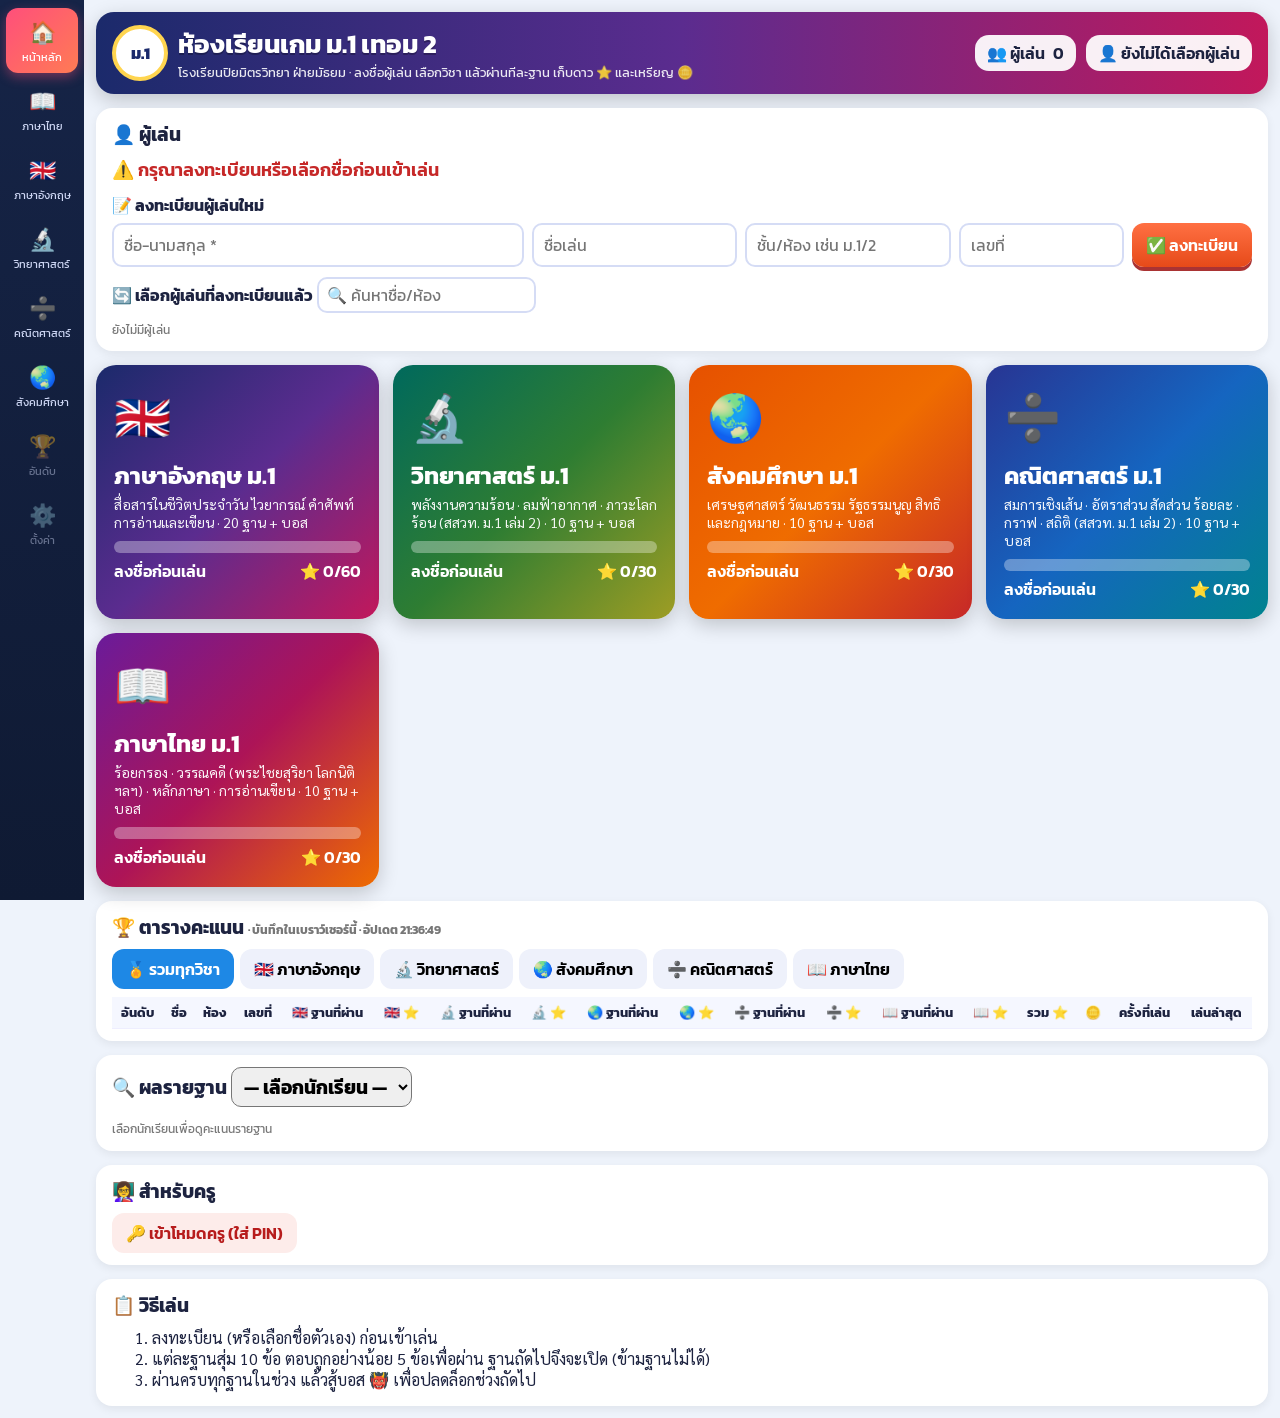
<file: thai-m1.html>
<!DOCTYPE html>
<html lang="th"><head><meta charset="utf-8"><meta name="viewport" content="width=device-width,initial-scale=1">
<title>ภาษาไทย ม.1 เทอม 2 – โรงเรียนปิยมิตรวิทยา</title>
<link rel="preconnect" href="https://fonts.googleapis.com"><link href="https://fonts.googleapis.com/css2?family=Kanit:wght@400;600;800&family=Sarabun:wght@400;600&display=swap" rel="stylesheet">
<style>
*{box-sizing:border-box}body{margin:0;font-family:Kanit,Sarabun,Tahoma,sans-serif;background:#eef3fb;color:#1d2340}
.app{display:flex;min-height:100vh}
.side{width:84px;background:linear-gradient(#162447,#0f1a33);color:#cfd8f5;flex-shrink:0;padding:8px 6px;position:sticky;top:0;height:100vh}
.side a{display:flex;flex-direction:column;align-items:center;font-size:11px;padding:8px 2px;border-radius:12px;color:inherit;text-decoration:none;margin-bottom:4px;cursor:pointer}
.side a span{font-size:22px}.side a.active{background:linear-gradient(135deg,#ff4f7b,#ff7b54);color:#fff;box-shadow:0 4px 12px #ff4f7b66}
.side a:hover:not(.active){background:#ffffff14}
main{flex:1;min-width:0;padding:12px}
header{display:flex;flex-wrap:wrap;gap:10px;align-items:center;background:linear-gradient(90deg,#1b2a6b,#5b2c8f,#c2185b);color:#fff;border-radius:18px;padding:12px 16px;box-shadow:0 6px 20px #0003}
.logo{width:56px;height:56px;border-radius:50%;background:#fff;color:#1b2a6b;font-weight:800;display:grid;place-items:center;font-size:16px;border:4px solid #ffd54f}
.ttl{flex:1;min-width:220px}.ttl h1{margin:0;font-size:26px;text-shadow:0 2px 0 #0004}.ttl div{font-size:13px;opacity:.9}
.stat{background:#ffffffee;color:#1d2340;border-radius:14px;padding:6px 12px;display:flex;align-items:center;gap:8px;font-weight:600}
.pbar{width:170px;height:12px;background:#dde3f0;border-radius:8px;overflow:hidden}.pbar i{display:block;height:100%;background:linear-gradient(90deg,#43c76b,#9be15d);transition:width .6s}
.btn{border:0;border-radius:12px;padding:8px 14px;font:inherit;font-weight:600;cursor:pointer}
.reset{background:#fff3;color:#fff}
.mapwrap{overflow-x:auto;margin-top:12px;border-radius:18px;box-shadow:0 6px 20px #0002}
.map{position:relative;min-width:980px;aspect-ratio:2/1;overflow:hidden;background:linear-gradient(#8fd3ff 0%,#c8ecff 35%,#9be38a 36%,#5cbf60 100%)}
.map .z2bg{position:absolute;right:0;top:0;bottom:0;width:50%;background:linear-gradient(#7b5ce0 0%,#e58fc6 35%,transparent 36%)}
.river{position:absolute;left:0;right:0;top:56%;height:12%;background:linear-gradient(90deg,#3fa9f5,#69c9ff,#3fa9f5);opacity:.75;border-radius:50%}
.deco{position:absolute;font-size:34px;pointer-events:none;filter:drop-shadow(0 3px 2px #0003)}
.zone{position:absolute;top:2%;padding:6px 14px;border-radius:12px;color:#fff;font-weight:800;font-size:16px;text-align:center;box-shadow:0 4px 0 #0003}
.zone small{display:block;font-weight:400;font-size:11px}
svg.path{position:absolute;inset:0;width:100%;height:100%}
.node{position:absolute;transform:translate(-50%,-50%);text-align:center;cursor:pointer;width:110px}
.node .c{width:54px;height:54px;margin:auto;border-radius:50%;display:grid;place-items:center;font-size:22px;font-weight:800;color:#fff;border:4px solid #fff;box-shadow:0 5px 0 #0004;transition:transform .15s}
.node:hover .c{transform:scale(1.12)}
.node.done .c{background:linear-gradient(#43c76b,#1f8f45)}.node.open .c{background:linear-gradient(#ffb300,#ff6f00);animation:pulse 1.4s infinite}
.node.locked .c{background:#8d97ad;cursor:not-allowed}.node.locked{cursor:not-allowed}
@keyframes pulse{50%{box-shadow:0 0 0 10px #ffb30055,0 5px 0 #0004}}
.node .lb{background:#fffffff0;border-radius:8px;font-size:11px;line-height:1.2;padding:3px 4px;margin-top:3px;font-weight:600}
.node .lb small{display:block;font-weight:400;color:#555;font-size:10px}
.stars{color:#ffc107;font-size:13px;letter-spacing:-1px;text-shadow:0 1px 0 #0005}.stars .off{color:#c9ced8}
.boss .c{width:84px;height:84px;font-size:40px;background:linear-gradient(#e53935,#7b1fa2)!important;border-color:#ffd54f}
.boss .lb{background:#b71c1c;color:#fff}.boss .lb small{color:#ffe082}
.boss.locked .c{filter:grayscale(.8)}
.table{display:grid;grid-template-columns:1fr 1fr 1.6fr;gap:12px;margin-top:12px}
.unit{background:#fff;border-radius:16px;padding:10px;border-top:6px solid}
.unit h3{margin:0 0 8px;font-size:15px}
.row{display:flex;align-items:center;gap:8px;padding:6px;border-bottom:1px solid #eef;font-size:13px;cursor:pointer}
.row:hover{background:#f5f7ff}.row b{width:20px}.row .t{flex:1}.row .t small{display:block;color:#777}
.badge{font-size:11px;padding:2px 8px;border-radius:8px;white-space:nowrap}
.b-done{background:#dff6e5;color:#1f8f45}.b-cur{background:#fff1cc;color:#c77700}.b-no{background:#eceff4;color:#778}
.u3{display:grid;grid-template-columns:1fr 1fr;column-gap:10px}
.modal{position:fixed;inset:0;background:#0b1030b0;display:none;align-items:center;justify-content:center;z-index:50;padding:10px}
.modal.show{display:flex}
.card{background:#fff;border-radius:22px;max-width:720px;width:100%;max-height:94vh;overflow:auto;box-shadow:0 20px 60px #0006}
.card .top{padding:16px 20px;color:#fff;background:linear-gradient(120deg,#1e88e5,#7c4dff);border-radius:22px 22px 0 0;position:relative}
.card .top h2{margin:0;font-size:24px}.card .x{position:absolute;right:14px;top:12px;background:#fff3;color:#fff;font-size:18px}
.card .body{padding:16px 20px}
.box{border-radius:14px;padding:10px 14px;margin-bottom:10px}
.box h4{margin:0 0 6px}.box ul{margin:0;padding-left:20px;font-family:Sarabun,Kanit,sans-serif}
.g1{background:#e8f5e9}.g2{background:#e3f2fd}.g3{background:#fff8e1}
.vocab{display:flex;flex-wrap:wrap;gap:6px}.vocab span{background:#fff;border:2px solid #ffd54f;border-radius:10px;padding:3px 8px;font-size:13px}
.go{background:linear-gradient(#ff7043,#e64a19);color:#fff;font-size:18px;width:100%;padding:12px;box-shadow:0 4px 0 #a33}
.q{font-size:19px;margin:8px 0 12px}.opts{display:grid;gap:8px}
.opt{text-align:left;background:#f1f4ff;border:2px solid #d5dcf5;font-size:16px}
.opt:hover:not(:disabled){background:#e3e9ff}.opt.ok{background:#c8f7d2;border-color:#2e7d32}.opt.bad{background:#ffd6d6;border-color:#c62828}
.qp{display:flex;justify-content:space-between;color:#666;font-size:14px}
.res{text-align:center}.res .big{font-size:56px;color:#ffc107}
#confetti{position:fixed;inset:0;pointer-events:none;z-index:60}
@media(max-width:900px){.table{grid-template-columns:1fr}.u3{grid-template-columns:1fr}}
@media(max-width:640px){.app{flex-direction:column}.side{width:100%;height:auto;position:static;display:flex;overflow-x:auto;padding:4px}.side a{min-width:64px;margin:0 2px}
.ttl h1{font-size:20px}.pbar{width:110px}main{padding:8px}}
.row .t small.desc{color:#1e5bb8;font-family:Sarabun,Kanit,sans-serif;font-size:12px}.row .t small.desc2{color:#8a6d00;font-size:11px}.side a.soon{opacity:.45;cursor:default}
</style></head><body>
<div class="app">
<nav class="side">
<a href="index.html"><span>🏠</span>หน้าหลัก</a><a href="thai-m1.html" class="active"><span>📖</span>ภาษาไทย</a><a href="english-m1.html" ><span>🇬🇧</span>ภาษาอังกฤษ</a><a href="science-m1.html" ><span>🔬</span>วิทยาศาสตร์</a><a href="math-m1.html" ><span>➗</span>คณิตศาสตร์</a><a href="social-m1.html" ><span>🌏</span>สังคมศึกษา</a><a class="soon"><span>🏆</span>อันดับ</a><a class="soon"><span>⚙️</span>ตั้งค่า</a>
</nav>
<main>
<header>
<div class="logo">ไทย</div>
<div class="ttl"><h1>ภาษาไทย ม.1 เทอม 2</h1><div>โรงเรียนปิยมิตรวิทยา ฝ่ายมัธยม · ร้อยกรอง | วรรณคดี | หลักภาษา | การอ่านและเขียน</div></div>
<div class="stat">ความคืบหน้า <div class="pbar"><i id="pb"></i></div><span id="pt"></span></div>
<div class="stat">⭐ <span id="st"></span></div>
<div class="stat">🪙 <span id="co"></span></div>
<button class="btn reset" id="reset">↺ รีเซ็ต</button>
</header>
<div class="mapwrap"><div class="map" id="map"><div class="z2bg"></div><div class="river"></div></div></div>
<div class="table" id="table"></div>
</main></div>
<div class="modal" id="modal"><div class="card" id="card"></div></div>
<canvas id="confetti"></canvas>
<script src="config.js"></script><script src="api.js"></script><script>
const CFG={key:"piyamit_thai_m1_t2_v1",zones:`<div class="zone" style="left:8%;background:#1e5bb8">ฐานที่ 1-10 : ภาษาไทย ม.1 เทอม 2<small>วรรณคดี · หลักภาษา · การอ่านเขียน</small></div><div class="zone" style="left:56%;background:#8e24aa">👹 ผ่านครบ 10 ฐาน แล้วสู้บอสสอบรวม<small>ท 1.1 · ท 2.1 · ท 4.1 · ท 5.1</small></div>`,units:rng=>`<div class="unit" style="border-color:#1e88e5"><h3>📜 ร้อยกรองและวรรณคดีคำสอน (ฐานที่ 1-5)</h3>${rng(0,5)}</div><div class="unit" style="border-color:#43a047"><h3>🎭 วรรณคดี หลักภาษา การอ่าน-เขียน (ฐานที่ 6-10)</h3>${rng(5,10)}</div>`};
const L=[
{t:"ฉันทลักษณ์และการอ่านออกเสียงร้อยกรอง",th:"กาพย์ยานี ฉบัง สุรางคนางค์",e:"🎼",v:["คณะ","สัมผัส","กาพย์ยานี ๑๑","กาพย์ฉบัง ๑๖","กาพย์สุรางคนางค์ ๒๘"],g:"อ่านออกเสียงบทร้อยกรองได้ถูกต้องตามฉันทลักษณ์",w:["ลักษณะคำประพันธ์ประเภทกาพย์","การแบ่งวรรคตอนในการอ่าน","สัมผัสนอก สัมผัสใน"],q:[
["กาพย์ยานี ๑๑ หนึ่งบาทมีกี่คำ",["๑๑ คำ","๑๖ คำ","๒๘ คำ","๗ คำ"],0],
["กาพย์ยานี ๑๑ วรรคหน้ามีกี่คำ และวรรคหลังมีกี่คำ",["๕ คำ และ ๖ คำ","๖ คำ และ ๕ คำ","๔ คำ และ ๗ คำ","๕ คำ และ ๕ คำ"],0],
["กาพย์ฉบัง ๑๖ หนึ่งบทมีกี่วรรค",["๓ วรรค","๔ วรรค","๒ วรรค","๗ วรรค"],0],
["กาพย์ฉบัง ๑๖ มีจำนวนคำในแต่ละวรรคเป็นอย่างไร",["๖ – ๔ – ๖","๕ – ๖ – ๕","๔ – ๔ – ๔","๘ – ๘ – ๘"],0],
["กาพย์สุรางคนางค์ ๒๘ หนึ่งบทมีกี่วรรค วรรคละกี่คำ",["๗ วรรค วรรคละ ๔ คำ","๔ วรรค วรรคละ ๗ คำ","๒ วรรค วรรคละ ๑๔ คำ","๘ วรรค วรรคละ ๔ คำ"],0],
["สัมผัสที่อยู่ภายในวรรคเดียวกัน เรียกว่าอะไร",["สัมผัสใน","สัมผัสนอก","สัมผัสระหว่างบท","สัมผัสบังคับ"],0],
["สัมผัสที่เชื่อมระหว่างวรรค เป็นสัมผัสบังคับ เรียกว่าอะไร",["สัมผัสนอก","สัมผัสใน","สัมผัสอักษร","สัมผัสสระในวรรค"],0],
["การอ่านกาพย์ยานี ๑๑ วรรคหน้า ๕ คำ ควรเว้นจังหวะอย่างไร",["๒ / ๓","๓ / ๒","๑ / ๔","๔ / ๑"],0],
["คำว่า 'ร้อยกรอง' หมายถึงอะไร",["ข้อความที่แต่งตามฉันทลักษณ์","ข้อความทั่วไปที่ไม่มีสัมผัส","จดหมาย","ข่าว"],0],
["'มีมารยาทในการอ่าน' ข้อใดถูกต้อง",["ไม่ส่งเสียงรบกวนผู้อื่นขณะอ่าน","ขีดเขียนหนังสือห้องสมุด","พับมุมหนังสือ","อ่านเสียงดังในห้องสมุด"],0],
["สัมผัสระหว่างคำว่า 'ใจ' กับ 'ไป' เป็นสัมผัสชนิดใด",["สัมผัสสระ","สัมผัสอักษร","ไม่สัมผัส","สัมผัสพยัญชนะ"],0]]},
{t:"กาพย์พระไชยสุริยา",th:"Kap Phra Chai Suriya",e:"👑",v:["สุนทรภู่","พระไชยสุริยา","นางสุมาลี","เมืองสาวัตถี","มาตราตัวสะกด"],g:"สรุปเนื้อหา วิเคราะห์คุณค่าและข้อคิดจากกาพย์พระไชยสุริยา",w:["ผู้แต่งและจุดมุ่งหมาย","คำประพันธ์ที่ใช้","ข้อคิดเรื่องความดี-ความชั่ว"],q:[
["ผู้แต่งกาพย์พระไชยสุริยาคือใคร",["สุนทรภู่","รัชกาลที่ ๖","พระยาอุปกิตศิลปสาร","ศรีปราชญ์"],0],
["กาพย์พระไชยสุริยาใช้คำประพันธ์ประเภทใด",["กาพย์ยานี ๑๑ กาพย์ฉบัง ๑๖ และกาพย์สุรางคนางค์ ๒๘","โคลงสี่สุภาพ","กลอนแปด","ร่ายสุภาพ"],0],
["จุดประสงค์สำคัญของการแต่งกาพย์พระไชยสุริยาคือข้อใด",["เป็นแบบเรียนให้เด็กฝึกอ่านสะกดคำตามมาตราตัวสะกด","เพื่อเล่นละคร","เพื่อบันทึกประวัติศาสตร์","เพื่อใช้ในพิธีหลวง"],0],
["พระมเหสีของพระไชยสุริยาชื่อว่าอะไร",["นางสุมาลี","นางมณโฑ","นางสีดา","นางวันทอง"],0],
["บ้านเมืองของพระไชยสุริยาเกิดเหตุร้ายเพราะอะไร",["ผู้คนประพฤติไม่ตั้งอยู่ในศีลธรรม ข้าราชการโกงกิน","ศัตรูยกทัพมาตี","เกิดแผ่นดินไหว","กษัตริย์สละราชสมบัติ"],0],
["เมืองของพระไชยสุริยาในเรื่องชื่อว่าอะไร",["สาวัตถี","อโยธยา","ลงกา","ผลึก"],0],
["ตอนต้นเรื่องเริ่มด้วยบทที่ใช้คำในแม่ ก กา ข้อนี้แสดงถึงอะไร",["เรื่องเรียงเนื้อหาตามมาตราตัวสะกดจากง่ายไปยาก","สุนทรภู่ลืมใช้ตัวสะกด","เป็นภาษาบาลี","เป็นภาษาอังกฤษ"],0],
["ข้อคิดสำคัญจากกาพย์พระไชยสุริยาคือข้อใด",["ผู้ปกครองและประชาชนควรตั้งอยู่ในศีลธรรม","ควรหนีปัญหา","เงินสำคัญที่สุด","ความรู้ไม่จำเป็น"],0],
["ในตอนท้าย พระไชยสุริยาและนางสุมาลีได้ทำอะไร",["ออกบวชบำเพ็ญภาวนาจนได้ไปสวรรค์","กลับไปครองเมืองใหม่","สู้รบกับยักษ์","เดินทางไปค้าขาย"],0],
["คำว่า 'สะกด' ในบริบทแบบเรียนหมายถึงอะไร",["ตัวพยัญชนะท้ายพยางค์ที่ทำให้เกิดเสียงตามมาตรา","การทำให้หลับ","การเดินตาม","การเขียนผิด"],0],
["กาพย์พระไชยสุริยาจัดเป็นวรรณคดีประเภทใด",["วรรณคดีคำสอน/แบบเรียน","วรรณคดีนิราศ","วรรณคดีบทละคร","วรรณคดีพิธีกรรม"],0]]},
{t:"โคลงโลกนิติ",th:"Khlong Lokaniti",e:"📜",v:["โคลงสี่สุภาพ","คำเอก","คำโท","สมเด็จฯ กรมพระยาเดชาดิศร"],g:"อธิบายฉันทลักษณ์โคลงสี่สุภาพและข้อคิดจากโคลงโลกนิติ",w:["ที่มาของโคลงโลกนิติ","ฉันทลักษณ์โคลงสี่สุภาพ","การนำข้อคิดไปใช้"],q:[
["ผู้ชำระและแต่งโคลงโลกนิติในสมัยรัชกาลที่ ๓ คือใคร",["สมเด็จพระเจ้าบรมวงศ์เธอ กรมพระยาเดชาดิศร","สุนทรภู่","รัชกาลที่ ๖","เจ้าพระยาพระคลัง (หน)"],0],
["โคลงโลกนิติแต่งด้วยคำประพันธ์ประเภทใด",["โคลงสี่สุภาพ","กาพย์ยานี ๑๑","กลอนสุภาพ","ร่ายยาว"],0],
["โคลงสี่สุภาพ ๑ บท มีกี่บาท",["๔ บาท","๒ บาท","๓ บาท","๗ บาท"],0],
["โคลงสี่สุภาพบังคับคำเอกและคำโทอย่างละเท่าใด",["เอก ๗ โท ๔","เอก ๔ โท ๗","เอก ๕ โท ๕","เอก ๓ โท ๒"],0],
["โคลงโลกนิติได้รับการจารึกไว้ที่ใด",["วัดพระเชตุพนวิมลมังคลาราม (วัดโพธิ์)","วัดพระแก้ว","วัดอรุณ","วัดภูเขาทอง"],0],
["โคลงโลกนิติมีเนื้อหาเกี่ยวกับเรื่องใด",["คำสอนเกี่ยวกับการดำเนินชีวิต","การเดินทาง","ตำนานยักษ์","การพยากรณ์อากาศ"],0],
["\"พระสมุทรสุดลึกล้น คณนา ... จิตมนุษย์นี้ไซร้ ยากแท้หยั่งถึง\" มีความหมายว่าอย่างไร",["จิตใจของมนุษย์ยากที่จะหยั่งรู้ได้","ทะเลลึกที่สุดในโลก","ภูเขาวัดความสูงไม่ได้","มนุษย์ว่ายน้ำได้ลึก"],0],
["โคลงโลกนิติมีที่มาจากคัมภีร์ภาษาใดเป็นสำคัญ",["ภาษาบาลี (คัมภีร์โลกนีติ)","ภาษาอังกฤษ","ภาษาจีน","ภาษาญี่ปุ่น"],0],
["คำที่มีรูปวรรณยุกต์เอก เช่น คำใด",["ไม่","ได้","ช้าง","น้ำ"],0],
["คำใดใช้แทนคำเอกในโคลงได้ (คำตาย)",["จิต","ใจ","มา","นา"],0],
["การนำข้อคิดจากโคลงโลกนิติไปใช้ ข้อใดเหมาะสม",["คบคนดีและพูดจาไพเราะ","คบคนพาลเพื่อสนุก","พูดจาโอ้อวด","ไม่ฟังคำสอน"],0]]},
{t:"สุภาษิตพระร่วง",th:"Suphasit Phra Ruang",e:"🏯",v:["ร่ายสุภาพ","คำสอน","สมัยสุโขทัย"],g:"วิเคราะห์ข้อคิดจากสุภาษิตพระร่วงและนำไปใช้ในชีวิต",w:["ที่มาและผู้แต่ง","ฉันทลักษณ์ร่ายสุภาพ","คำสอนสำคัญ"],q:[
["สุภาษิตพระร่วงแต่งด้วยคำประพันธ์ประเภทใด",["ร่ายสุภาพ (จบด้วยโคลงสองสุภาพ)","กาพย์ยานี ๑๑","กลอนแปด","ฉันท์"],0],
["สุภาษิตพระร่วงเชื่อกันว่ามีที่มาตั้งแต่สมัยใด",["สุโขทัย","อยุธยาตอนปลาย","ธนบุรี","รัตนโกสินทร์ตอนปลาย"],0],
["สุภาษิตพระร่วงได้รับการจารึกไว้ที่ใดในสมัยรัชกาลที่ ๓",["วัดพระเชตุพนฯ (วัดโพธิ์)","ศาลาเฉลิมกรุง","ภูเขาทอง","พระราชวังบางปะอิน"],0],
["\"เข้าเถื่อนอย่าลืมพร้า\" มีความหมายตรงกับข้อใด",["ควรเตรียมพร้อมก่อนเผชิญสิ่งที่ยากลำบาก","ห้ามเข้าป่า","พร้าเป็นของมีค่า","ควรตัดต้นไม้"],0],
["\"อย่าริร่านแก่ความ\" หมายถึงอะไร",["อย่าหาเรื่องทะเลาะวิวาท","อย่าพูดเร็ว","อย่าอ่านหนังสือ","อย่าตื่นสาย"],0],
["\"เมื่อน้อยให้เรียนวิชา ให้หาสินเมื่อใหญ่\" สอนเรื่องใด",["วัยเด็กควรตั้งใจเรียน โตแล้วจึงทำงานหาทรัพย์","เด็กควรหาเงินก่อนเรียน","ผู้ใหญ่ไม่ต้องทำงาน","ไม่ต้องเรียนหนังสือ"],0],
["\"น้ำเชี่ยวอย่าขวางเรือ\" หมายถึงอะไร",["อย่าขัดขวางผู้มีอำนาจหรือสถานการณ์ที่รุนแรง","อย่าพายเรือ","น้ำเชี่ยวดีต่อเรือ","ให้ว่ายน้ำ"],0],
["\"ยอครูไว้กลางหน้า ยอข้าเมื่อแล้วกิจ\" สอนว่าอย่างไร",["ควรยกย่องครูต่อหน้า และชมผู้ใต้บังคับบัญชาเมื่องานเสร็จ","ไม่ควรชมใคร","ชมครูลับหลัง","ชมข้าก่อนทำงาน"],0],
["สุภาษิตพระร่วงจัดเป็นวรรณคดีประเภทใด",["วรรณคดีคำสอน","วรรณคดีนิราศ","บทละคร","วรรณคดีพิธีกรรม"],0],
["\"อย่าเอาไม้ซีกไปงัดไม้ซุง\" มีความหมายว่าอะไร",["ผู้น้อยไม่ควรต่อสู้กับผู้มีอำนาจมากกว่า","ไม้ซีกแข็งแรงกว่า","ให้ตัดไม้","ห้ามทำงานไม้"],0],
["ข้อใดเป็นการนำสุภาษิตพระร่วงไปใช้ได้เหมาะสม",["เตรียมอุปกรณ์ให้พร้อมก่อนไปเข้าค่าย","ทะเลาะกับเพื่อนเรื่องเล็ก","พูดจาดูถูกพ่อแม่","ไม่ทำงานที่ได้รับมอบหมาย"],0]]},
{t:"บทละครพูดเรื่องเห็นแก่ลูก",th:"Hen Kae Luk",e:"🎭",v:["บทละครพูด","พระบาทสมเด็จพระมงกุฎเกล้าเจ้าอยู่หัว","พ่อพลาย","แม่ลออ","นายล้วน"],g:"วิเคราะห์ตัวละคร เนื้อหา และข้อคิดจากบทละครพูดเรื่องเห็นแก่ลูก",w:["ผู้แต่งและลักษณะบทละครพูด","ตัวละครสำคัญ","ข้อคิดเรื่องความรักของพ่อแม่"],q:[
["ผู้ทรงพระราชนิพนธ์บทละครพูดเรื่องเห็นแก่ลูกคือใคร",["พระบาทสมเด็จพระมงกุฎเกล้าเจ้าอยู่หัว (รัชกาลที่ ๖)","สุนทรภู่","รัชกาลที่ ๒","กรมพระยาเดชาดิศร"],0],
["บทละครพูดเรื่องเห็นแก่ลูกมีลักษณะอย่างไร",["ดำเนินเรื่องด้วยบทสนทนาของตัวละครเป็นร้อยแก้ว","แต่งเป็นโคลงทั้งเรื่อง","เป็นบทพากย์หนัง","เป็นนิราศ"],0],
["ตัวละครที่เป็นลูกสาวในเรื่องชื่อว่าอะไร",["แม่ลออ","นางสุมาลี","แม่การะเกด","นางพิมพิลาไลย"],0],
["พ่อพลายมาที่บ้านพระยาภักดีนฤนาถด้วยจุดประสงค์ใดในตอนแรก",["มาเพื่อขอพบลูกสาวและหวังผลประโยชน์","มาขอโทษ","มาส่งจดหมาย","มาเยี่ยมเพื่อน"],0],
["ในตอนท้าย พ่อพลายตัดสินใจอย่างไร",["ไม่บอกความจริงว่าเป็นพ่อ เพื่อความสุขและอนาคตของลูก","พาลูกหนีไป","เปิดเผยว่าเป็นพ่อทันที","ฟ้องร้องเอาลูกคืน"],0],
["ผู้ที่เลี้ยงดูแม่ลออจนเติบโตคือใคร",["พระยาภักดีนฤนาถ","พ่อพลาย","นายล้วน","พระไชยสุริยา"],0],
["ข้อคิดสำคัญของเรื่องเห็นแก่ลูกคือข้อใด",["ความรักของพ่อแม่ที่ยอมเสียสละเพื่อลูก","เงินสำคัญกว่าความรัก","ควรโกหกเพื่อประโยชน์ตน","ไม่ควรมีลูก"],0],
["นายล้วนในเรื่องมีความสัมพันธ์กับแม่ลอออย่างไร",["เป็นคู่หมั้น","เป็นพ่อ","เป็นพี่ชาย","เป็นครู"],0],
["พ่อพลายเคยต้องโทษเพราะเหตุใด",["ทุจริตเงินหลวง","ช่วยคนตกน้ำ","ทำความดี","สอบตก"],0],
["เรื่องเห็นแก่ลูกแสดงให้เห็นการเปลี่ยนแปลงนิสัยของพ่อพลายอย่างไร",["จากคนเห็นแก่ตัวกลายเป็นยอมเสียสละเพื่อลูก","จากคนดีกลายเป็นคนเลว","ไม่เปลี่ยนแปลงเลย","จากคนจนกลายเป็นเศรษฐี"],0],
["ลักษณะเด่นของบทละครพูดคือข้อใด",["ใช้บทสนทนาโต้ตอบ เหมาะแก่การแสดง","ใช้แต่การบรรยาย","ต้องมีดนตรีปี่พาทย์ตลอด","ใช้ภาษาบาลีทั้งหมด"],0]]},
{t:"นิราศภูเขาทอง",th:"Nirat Phu Khao Thong",e:"⛰️",v:["นิราศ","กลอนนิราศ","สุนทรภู่","วัดภูเขาทอง"],g:"สรุปเนื้อหา วิเคราะห์คุณค่าทางวรรณศิลป์และข้อคิดจากนิราศภูเขาทอง",w:["ลักษณะวรรณคดีนิราศ","เส้นทางการเดินทาง","คุณค่าด้านวรรณศิลป์และข้อคิด"],q:[
["ผู้แต่งนิราศภูเขาทองคือใคร",["สุนทรภู่","รัชกาลที่ ๖","ศรีปราชญ์","เจ้าพระยาพระคลัง (หน)"],0],
["นิราศภูเขาทองแต่งด้วยคำประพันธ์ประเภทใด",["กลอนนิราศ (กลอนสุภาพ)","โคลงสี่สุภาพ","กาพย์ยานี ๑๑","ร่ายสุภาพ"],0],
["สุนทรภู่เดินทางไปนมัสการเจดีย์ภูเขาทองที่เมืองใด",["พระนครศรีอยุธยา","สุโขทัย","เชียงใหม่","นครปฐม"],0],
["สุนทรภู่เดินทางในนิราศภูเขาทองด้วยพาหนะใด",["เรือ","ช้าง","รถไฟ","เกวียน"],0],
["วรรณคดีประเภท 'นิราศ' มีลักษณะสำคัญอย่างไร",["เล่าการเดินทางและพรรณนาความรู้สึกคิดถึงผู้เป็นที่รัก","เป็นบทละครพูด","เป็นตำราแพทย์","เป็นกฎหมาย"],0],
["ขณะแต่งนิราศภูเขาทอง สุนทรภู่มีสถานะใด",["บวชเป็นพระภิกษุ","เป็นทหาร","เป็นพ่อค้า","เป็นกษัตริย์"],0],
["ข้อใดเป็นคุณค่าด้านวรรณศิลป์ของนิราศภูเขาทอง",["การเล่นสัมผัสและใช้ภาพพจน์ไพเราะ","ใช้ตัวเลขมาก","ไม่มีสัมผัส","ใช้ภาษาอังกฤษ"],0],
["ในเรื่อง เมื่อถึงเจดีย์ภูเขาทอง สุนทรภู่พบสภาพเจดีย์เป็นอย่างไร",["ชำรุดทรุดโทรม","สร้างใหม่สวยงาม","ถูกน้ำท่วมมิด","ไม่มีเจดีย์"],0],
["ข้อคิดจากนิราศภูเขาทองข้อใดเหมาะสม",["สิ่งทั้งหลายไม่เที่ยง ควรไม่ประมาทในชีวิต","ควรเที่ยวให้มาก","ทรัพย์สินจีรังยั่งยืน","ไม่ควรทำบุญ"],0],
["นิราศภูเขาทองแต่งขึ้นในสมัยใด",["รัตนโกสินทร์ (รัชกาลที่ ๓)","สุโขทัย","อยุธยาตอนต้น","ธนบุรี"],0],
["กลอนสุภาพ ๑ บท มีกี่วรรค",["๔ วรรค","๒ วรรค","๓ วรรค","๘ วรรค"],0]]},
{t:"บทพากย์เอราวัณ",th:"Bot Phak Erawan",e:"🐘",v:["บทพากย์","ช้างเอราวัณ","อินทรชิต","พระราม","กาพย์ฉบัง ๑๖"],g:"วิเคราะห์ภาพพจน์และความงามทางภาษาในบทพากย์เอราวัณ",w:["ที่มาจากรามเกียรติ์","ผู้ทรงพระราชนิพนธ์","การพรรณนาช้างเอราวัณ"],q:[
["บทพากย์เอราวัณเป็นพระราชนิพนธ์ของรัชกาลใด",["รัชกาลที่ ๒","รัชกาลที่ ๑","รัชกาลที่ ๕","รัชกาลที่ ๖"],0],
["บทพากย์เอราวัณแต่งด้วยคำประพันธ์ประเภทใด",["กาพย์ฉบัง ๑๖","โคลงสี่สุภาพ","กลอนแปด","ร่ายยาว"],0],
["บทพากย์เอราวัณมีที่มาจากวรรณคดีเรื่องใด",["รามเกียรติ์","ขุนช้างขุนแผน","พระอภัยมณี","อิเหนา"],0],
["ใครแปลงกายเป็นพระอินทร์ทรงช้างเอราวัณ",["อินทรชิต","ทศกัณฐ์","หนุมาน","พระลักษมณ์"],0],
["บทพากย์ใช้สำหรับการแสดงประเภทใด",["โขนและหนังใหญ่","ละครพูด","ลิเก","หมอลำ"],0],
["ช้างเอราวัณในบทพากย์มีกี่เศียร",["๓๓ เศียร","๓ เศียร","๙ เศียร","๑๐๐ เศียร"],0],
["บทพากย์เอราวัณโดดเด่นด้านใด",["การพรรณนาความงามของช้างเอราวัณอย่างละเอียด","การเล่าเรื่องตลก","การสอนคณิตศาสตร์","การบอกทาง"],0],
["การใช้ภาพพจน์เปรียบสิ่งหนึ่งเหมือนอีกสิ่งหนึ่งโดยใช้คำ 'ดุจ ดัง เหมือน' เรียกว่าอะไร",["อุปมา","อุปลักษณ์","บุคคลวัต","อติพจน์"],0],
["อินทรชิตแปลงกายเป็นพระอินทร์เพื่ออะไร",["ลวงกองทัพพระรามแล้วแผลงศรทำร้ายพระลักษมณ์","ไปเที่ยวสวรรค์","แต่งงาน","ช่วยพระราม"],0],
["การกล่าวเกินจริงเพื่อเน้นความรู้สึก เรียกว่าภาพพจน์ใด",["อติพจน์","อุปมา","สัทพจน์","นามนัย"],0],
["ข้อใดเป็นคุณค่าของบทพากย์เอราวัณ",["ให้ความรู้ทางวัฒนธรรมการแสดงโขนและความงามของภาษา","ให้ความรู้วิทยาศาสตร์","สอนการทำอาหาร","สอนกฎหมาย"],0]]},
{t:"ชนิดและหน้าที่ของคำ",th:"Parts of Speech",e:"🔤",v:["คำนาม","คำสรรพนาม","คำกริยา","คำวิเศษณ์","คำบุพบท","คำสันธาน","คำอุทาน"],g:"วิเคราะห์ชนิดและหน้าที่ของคำในประโยคได้",w:["คำ ๗ ชนิด","หน้าที่ของคำในประโยค"],q:[
["คำในภาษาไทยแบ่งออกเป็นกี่ชนิด (ตามหลักภาษาไทยแบบเรียน)",["๗ ชนิด","๕ ชนิด","๘ ชนิด","๑๐ ชนิด"],0],
["\"แมวนอนบนโต๊ะ\" คำว่า 'บน' เป็นคำชนิดใด",["คำบุพบท","คำกริยา","คำนาม","คำสันธาน"],0],
["\"เขาวิ่งเร็วมาก\" คำว่า 'เร็ว' เป็นคำชนิดใด",["คำวิเศษณ์","คำกริยา","คำนาม","คำบุพบท"],0],
["\"ฉันและเพื่อนไปโรงเรียน\" คำว่า 'และ' เป็นคำชนิดใด",["คำสันธาน","คำบุพบท","คำสรรพนาม","คำวิเศษณ์"],0],
["คำใดเป็นคำอุทาน",["โอ้โฮ","กิน","สวย","เพราะ"],0],
["\"เธอเป็นนักเรียนดีเด่น\" คำว่า 'เธอ' เป็นคำชนิดใด",["คำสรรพนาม","คำนาม","คำกริยา","คำวิเศษณ์"],0],
["คำใดเป็นคำนาม",["โรงเรียน","วิ่ง","อย่างไร","แต่"],0],
["\"น้องร้องไห้เพราะหกล้ม\" คำว่า 'เพราะ' เป็นคำชนิดใด",["คำสันธาน","คำวิเศษณ์","คำกริยา","คำอุทาน"],0],
["\"ฝูงนกบินกลับรัง\" คำกริยาในประโยคคือคำใด",["บิน","ฝูง","นก","รัง"],0],
["\"ดอกไม้สีแดงสวยงาม\" คำว่า 'แดง' ทำหน้าที่ใด",["ขยายคำนาม","เป็นประธาน","เป็นกริยาหลัก","เชื่อมประโยค"],0],
["คำลักษณนามของ 'ช้าง' คือข้อใด",["เชือก","ตัว","ลำ","คัน"],0]]},
{t:"ภาษาพูด ภาษาเขียน และคำหลายความหมาย",th:"Spoken vs Written Thai",e:"🗣️",v:["ภาษาพูด","ภาษาเขียน","คำพ้อง","คำที่มีหลายความหมาย"],g:"ใช้ภาษาพูดและภาษาเขียนได้เหมาะสม และเข้าใจคำที่มีหลายความหมาย",w:["ความแตกต่างของภาษาพูด/ภาษาเขียน","คำพ้องรูป พ้องเสียง","คำหลายความหมายตามบริบท"],q:[
["คำใดเป็นภาษาเขียนของคำว่า 'กิน' ในการเขียนรายงาน",["รับประทาน","ฟาด","ซัด","จัดการ"],0],
["\"เดี๋ยวเจอกันนะ\" เป็นภาษาลักษณะใด",["ภาษาพูด","ภาษาเขียนทางการ","ภาษาบาลี","ภาษากฎหมาย"],0],
["ภาษาเขียนที่เป็นทางการเหมาะกับสถานการณ์ใด",["การเขียนจดหมายถึงผู้อำนวยการ","คุยกับเพื่อนสนิท","ส่งข้อความหาน้อง","ตะโกนเชียร์กีฬา"],0],
["คำที่เขียนเหมือนกันแต่อ่านต่างกันและความหมายต่างกัน เรียกว่าอะไร",["คำพ้องรูป","คำพ้องเสียง","คำพ้องความหมาย","คำซ้อน"],0],
["\"เพลา\" อ่านได้ทั้ง 'เพ-ลา' (เวลา) และ 'เพลา' (แกนล้อ) เป็นคำประเภทใด",["คำพ้องรูป","คำพ้องเสียง","คำประสม","คำซ้ำ"],0],
["'การ' กับ 'กาล' อ่านออกเสียงเหมือนกัน แต่เขียนและความหมายต่างกัน เรียกว่าอะไร",["คำพ้องเสียง","คำพ้องรูป","คำซ้อน","คำพ้องความหมาย"],0],
["\"ขันน้ำ\" กับ \"ไก่ขัน\" คำว่า 'ขัน' เป็นคำลักษณะใด",["คำที่มีหลายความหมาย","คำซ้ำ","คำอุทาน","คำซ้อน"],0],
["คำว่า 'ตัวเอง' ในภาษาพูดของวัยรุ่น ใช้เรียกใครได้",["คนที่คุยด้วย (บุรุษที่ ๒)","ผู้พูดเท่านั้น","คนที่ไม่อยู่","สัตว์เลี้ยง"],0],
["ภาษาพูดในข้อใดควรเปลี่ยนเป็นภาษาเขียนก่อนใส่ในรายงาน",["เยอะมาก ๆ","จำนวนมาก","อย่างยิ่ง","ประมาณ"],0],
["\"เขาเป็นคนหัวสูง\" คำว่า 'หัวสูง' มีความหมายอย่างไร",["ชอบทำตัวเหนือผู้อื่น/ทำตัวเกินฐานะ","ศีรษะใหญ่","ตัวสูง","ฉลาดมาก"],0],
["คำใดเป็นภาษาเขียนของ 'ไม่เป็นไร' ในจดหมายทางการ",["ไม่เป็นปัญหาแต่อย่างใด","ช่างมัน","ชิลล์ ๆ","ไม่เป็นไรหรอก"],0]]},
{t:"การอ่านจับใจความ การเขียน และสำนวนไทย",th:"Reading, Writing & Idioms",e:"✍️",v:["ใจความสำคัญ","ประโยคใจความ","ย่อความ","สำนวน","คำพังเพย"],g:"อ่านจับใจความ เขียนย่อความ และใช้สำนวนไทยได้ถูกต้อง",w:["การหาใจความสำคัญ","หลักการย่อความ","สำนวน สุภาษิต คำพังเพย"],q:[
["ใจความสำคัญของย่อหน้ามักอยู่ที่ใด",["ประโยคใจความ (มักอยู่ต้นหรือท้ายย่อหน้า)","คำสุดท้ายเสมอ","ชื่อผู้เขียน","เลขหน้า"],0],
["การย่อความที่ดีควรทำอย่างไร",["เก็บใจความสำคัญ ใช้ภาษาของตนเอง และสั้นกระชับ","คัดลอกทุกประโยค","เพิ่มความคิดเห็นส่วนตัวมาก ๆ","ใช้ภาษาพูด"],0],
["สำนวน 'น้ำขึ้นให้รีบตัก' หมายถึงอะไร",["มีโอกาสควรรีบทำ","ให้ตักน้ำตอนเช้า","น้ำท่วมให้หนี","อย่าทำอะไรเลย"],0],
["สำนวน 'ขี่ช้างจับตั๊กแตน' หมายถึงอะไร",["ลงทุนมากแต่ได้ผลตอบแทนน้อย","ทำงานเร็ว","จับสัตว์เก่ง","ชอบเลี้ยงช้าง"],0],
["สำนวน 'ตำน้ำพริกละลายแม่น้ำ' หมายถึงอะไร",["ใช้จ่ายสิ่งที่มีอยู่น้อยไปกับสิ่งที่ไม่เกิดประโยชน์","ทำอาหารเก่ง","แม่น้ำสกปรก","ประหยัดมาก"],0],
["สำนวน 'กินน้ำเห็นปลิง' หมายถึงอะไร",["รู้สึกไม่สบายใจเพราะรู้ข้อบกพร่องของสิ่งนั้น","ชอบดื่มน้ำ","กลัวปลิง","ดื่มน้ำสะอาด"],0],
["สำนวน 'ไก่ได้พลอย' หมายถึงอะไร",["ได้ของมีค่าแต่ไม่รู้คุณค่า","ไก่ฉลาด","ร่ำรวย","โชคร้าย"],0],
["ก่อนเขียนเรียงความ ควรทำสิ่งใดก่อน",["วางโครงเรื่อง","เขียนสรุปทันที","ตั้งชื่อเรื่องให้ยาวที่สุด","นับคำ"],0],
["ส่วนประกอบของเรียงความมี ๓ ส่วน คือ คำนำ เนื้อเรื่อง และอะไร",["สรุป","บรรณานุกรม","สารบัญ","คำอุทิศ"],0],
["การเขียนแสดงความคิดเห็นที่ดีควรมีลักษณะใด",["มีเหตุผลและข้อมูลสนับสนุน","ใช้คำหยาบ","ไม่มีเหตุผล","คัดลอกจากผู้อื่น"],0],
["สำนวน 'ปิดทองหลังพระ' หมายถึงอะไร",["ทำความดีโดยไม่หวังให้ใครเห็นหรือยกย่อง","ทำงานผิดวิธี","ซ่อนทอง","ไหว้พระ"],0]]}
];

const EXTRA=[];
L.forEach((l,i)=>{if(EXTRA[i])l.q.push(...EXTRA[i])});
// positions (% of map)
const P=[[6,40],[16,46],[25,40],[34,46],[42,38],[8,82],[18,88],[28,82],[37,88],[46,80],[58,46],[66,40],[74,46],[82,40],[90,46],[56,85],[65,90],[74,84],[83,90],[92,82]];
const N=L.length;const BOSS=N>10?[{id:"b1",t:"BOSS 1",th:"สอบกลางภาค (ด่าน 1-10)",pos:[48,17],from:0},{id:"b2",t:"BOSS 2",th:"สอบปลายภาค (ด่าน 11-20)",pos:[93,17],from:10}]:[{id:"b1",t:"BOSS",th:`สอบรวม (ด่าน 1-${N})`,pos:[48,17],from:0}];
const PID=localStorage.getItem("piyamit_pid")||"";let ME=null;
const SUBJ=CFG.key;

let S={s:{},coins:0,r:{}};
function load(){try{return JSON.parse(localStorage.getItem(KEY))||{s:{},coins:0}}catch(e){return{s:{},coins:0}}}
function save(){}
const stars=i=>S.s[i]||0;
function unlocked(i){if(i<=0)return true;if(i===10&&N>10)return stars("b1")>0&&stars(9)>0;return stars(i-1)>0&&unlocked(i-1)}
function bossUnlocked(b){for(let i=b.from;i<Math.min(N,b.from+10);i++)if(!stars(i))return false;return true}
function st(n){let h='<span class="stars">';for(let k=0;k<3;k++)h+=k<n?'★':'<span class="off">★</span>';return h+'</span>'}
const map=document.getElementById('map');
function render(){
 map.querySelectorAll('.node,.zone,.deco,svg').forEach(e=>e.remove());
 const pts=[...P.slice(0,5),[50,63],...P.slice(5,10).reverse()];
 const pts2=N<=10?[]:[...P.slice(10,15),[96,63],...P.slice(15,20).reverse()];
 const path=a=>a.map((p,i)=>(i?'L':'M')+p[0]*10+' '+p[1]*5).join(' ');
 map.insertAdjacentHTML('beforeend',`<svg class="path" viewBox="0 0 1000 500" preserveAspectRatio="none">
 ${[pts,pts2].filter(a=>a.length).map(a=>`<path d="${path(a)}" fill="none" stroke="#f3d9a4" stroke-width="22" stroke-linejoin="round" stroke-linecap="round"/><path d="${path(a)}" fill="none" stroke="#fff" stroke-width="3" stroke-dasharray="10 10"/>`).join('')}
 <path d="M${P[4][0]*10} ${P[4][1]*5} L480 85" stroke="#e57373" stroke-width="6" stroke-dasharray="6 8" fill="none"/>
 ${N>10?`<path d="M${P[14][0]*10} ${P[14][1]*5} L930 85" stroke="#e57373" stroke-width="6" stroke-dasharray="6 8" fill="none"/>`:''}</svg>`);
 const deco=[["🏰",2,12],["🎡",30,14],["🚌",22,62],["🌳",12,63],["🌴",40,64],["🏯",10,20],["🌉",30,58],["⛵",20,58],["✈️",60,15],["🏙️",68,16],["🗽",80,18],["🌋",52,8],["🌴",86,62],["🏝️",70,62],["🐘",3,62],["🌸",50,94],["🏟️",98,60]];
 deco.forEach(d=>map.insertAdjacentHTML('beforeend',`<div class="deco" style="left:${d[1]}%;top:${d[2]}%">${d[0]}</div>`));
 map.insertAdjacentHTML('beforeend',CFG.zones||`<div class="zone" style="left:8%;background:#1e5bb8">ช่วงที่ 1 : ก่อนสอบกลางภาค (ด่านที่ 1-10)<small>ทบทวนพื้นฐานและการสื่อสารในชีวิตประจำวัน</small></div>
 <div class="zone" style="left:56%;background:#8e24aa">ช่วงที่ 2 : หลังสอบกลางภาค (ด่านที่ 11-20)<small>ไวยากรณ์ การอ่าน การเขียน และการสื่อสารในสถานการณ์ต่าง ๆ</small></div>`);
 L.forEach((l,i)=>{const c=stars(i)?'done':unlocked(i)?'open':'locked';
  map.insertAdjacentHTML('beforeend',`<div class="node ${c}" data-i="${i}" style="left:${P[i][0]}%;top:${P[i][1]}%"><div class="c">${c==='locked'?'🔒':i+1}</div>${st(stars(i))}<div class="lb">${l.e} ${l.t}<small>${l.th}</small></div></div>`)});
 BOSS.forEach(b=>{const c=stars(b.id)?'done':bossUnlocked(b)?'open':'locked';
  map.insertAdjacentHTML('beforeend',`<div class="node boss ${c}" data-b="${b.id}" style="left:${b.pos[0]}%;top:${b.pos[1]}%"><div class="c">${c==='locked'?'🔒':'👹'}</div>${st(stars(b.id))}<div class="lb">${b.t}<small>${b.th}</small></div></div>`)});
 // header
 const done=L.filter((_,i)=>stars(i)).length;let tot=0;L.forEach((_,i)=>tot+=stars(i));
 const pc=Math.round(done/N*100);pb.style.width=pc+'%';pt.textContent=`${done}/${N} ด่าน (${pc}%)`;document.getElementById('st').textContent=tot+'/'+N*3;co.textContent=S.coins;
 // table
 const cur=L.findIndex((_,i)=>!stars(i)&&unlocked(i));
 const row=i=>{const s=stars(i);const b=s?'<span class="badge b-done">ผ่านแล้ว</span>':i===cur?'<span class="badge b-cur">กำลังเรียน</span>':'<span class="badge b-no">ยังไม่เริ่ม</span>';
  return `<div class="row" data-i="${i}"><b>${i+1}</b><span style="font-size:20px">${L[i].e}</span><div class="t">${L[i].t}<small>${L[i].th}</small><small class="desc">📌 ${L[i].g}</small><small class="desc2">📚 ${L[i].w.join(" · ")}</small></div>${b}${st(s)}</div>`};
 const rng=(a,b)=>{let h='';for(let i=a;i<b;i++)h+=row(i);return h};
 document.getElementById('table').innerHTML=CFG.units?CFG.units(rng):`<div class="unit" style="border-color:#1e88e5"><h3>📘 หน่วยที่ 1 ทบทวนพื้นฐานและการสื่อสารในชีวิตประจำวัน (ด่านที่ 1-5)</h3>${rng(0,5)}</div>
 <div class="unit" style="border-color:#43a047"><h3>📗 หน่วยที่ 2 การใช้ภาษาในสถานการณ์ต่าง ๆ (ด่านที่ 6-10)</h3>${rng(5,10)}</div>
 <div class="unit" style="border-color:#8e24aa"><h3>📕 หน่วยที่ 3 ไวยากรณ์ การอ่าน การเขียน และสังคมโลก (ด่านที่ 11-20)</h3><div class="u3"><div>${rng(10,15)}</div><div>${rng(15,20)}</div></div></div>`;
}
document.addEventListener('click',e=>{const n=e.target.closest('[data-i],[data-b]');if(!n||n.closest('#modal'))return;
 if(n.dataset.b){const b=BOSS.find(x=>x.id===n.dataset.b);if(bossUnlocked(b))openBoss(b);else toast('🔒 ต้องผ่านด่านทั้ง 10 ด่านในช่วงนี้ก่อน');return}
 const i=+n.dataset.i;if(i>=N)return;if(unlocked(i))openLesson(i);else toast('🔒 ต้องผ่านด่านก่อนหน้าก่อนนะ')});
const modal=document.getElementById('modal'),card=document.getElementById('card');
function closeM(){modal.classList.remove('show')}
modal.addEventListener('click',e=>{if(e.target===modal)closeM()});
function hdr(t,s,c){return `<div class="top" style="${c||''}"><button class="btn x" onclick="closeM()">✕</button><h2>${t}</h2><div>${s}</div></div>`}
function openLesson(i){const l=L[i];
 card.innerHTML=hdr(`${l.e} ด่านที่ ${i+1}: ${l.t}`,l.th)+`<div class="body">
 <div class="box g1"><h4>🎯 เป้าหมายการเรียนรู้</h4><ul><li>${l.g}</li></ul></div>
 <div class="box g2"><h4>📚 สิ่งที่จะได้เรียนรู้</h4><ul>${l.w.map(x=>`<li>${x}</li>`).join('')}</ul></div>
 <div class="box g3"><h4>🔤 คำศัพท์สำคัญ</h4><div class="vocab">${l.v.map(x=>`<span>${x}</span>`).join('')}</div></div>
 <button class="btn go" id="start">🎮 เริ่มทำแบบทดสอบ (${Math.min(QN,l.q.length)} ข้อ จากคลัง ${l.q.length} ข้อ)</button></div>`;
 modal.classList.add('show');start.onclick=()=>quiz(shuffle(l.q).slice(0,QN),i,`ด่านที่ ${i+1}: ${l.t}`)}
function openBoss(b){const pool=[];for(let i=b.from;i<Math.min(N,b.from+10);i++)if(L[i])pool.push(L[i].q[Math.floor(Math.random()*L[i].q.length)]);
 card.innerHTML=hdr(`👹 ${b.t}: ${b.th}`,'ตอบคำถามผสมจากทุกด่าน 10 ข้อ เพื่อพิชิตบอส!','background:linear-gradient(120deg,#b71c1c,#6a1b9a)')+`<div class="body"><div class="box g3"><h4>⚔️ กติกา</h4><ul><li>${pool.length} ข้อ จากด่าน ${b.from+1}-${b.from+pool.length}</li><li>ถูก 5 ข้อขึ้นไปเพื่อผ่าน</li><li>รางวัลเหรียญ x2</li></ul></div><button class="btn go" id="start">⚔️ ท้าสู้บอส!</button></div>`;
 modal.classList.add('show');start.onclick=()=>quiz(shuffle(pool),b.id,`${b.t} – ${b.th}`)}
const QN=10;
// สับตัวเลือกแบบกำหนดได้ (deterministic) ต่อ ผู้เล่น+คำถาม: ลำดับคงที่เมื่อรีโหลด แต่ต่างกันในแต่ละคน
function hash32(str){let h=2166136261>>>0;for(let i=0;i<str.length;i++){h^=str.charCodeAt(i);h=Math.imul(h,16777619)>>>0}return h}
function mulberry32(a){return function(){a=(a+0x6D2B79F5)>>>0;let t=a;t=Math.imul(t^(t>>>15),t|1);t^=t+Math.imul(t^(t>>>7),t|61);return((t^(t>>>14))>>>0)/4294967296}}
function seededShuffle(arr,seed){const a=[...arr],rnd=mulberry32(hash32(seed));for(let i=a.length-1;i>0;i--){const j=Math.floor(rnd()*(i+1));[a[i],a[j]]=[a[j],a[i]]}return a}
function shuffle(a){a=[...a];for(let i=a.length-1;i>0;i--){const j=Math.floor(Math.random()*(i+1));[a[i],a[j]]=[a[j],a[i]]}return a}
function quiz(qs,id,title){let k=0,score=0;const boss=typeof id==='string';
 const show=()=>{const q=qs[k];const opts=seededShuffle(q[1].map((o,j)=>({o,ok:j===q[2]})),PID+'|'+SUBJ+'|'+q[0]);
  card.innerHTML=hdr(title,boss?'BOSS BATTLE':'แบบทดสอบ',boss?'background:linear-gradient(120deg,#b71c1c,#6a1b9a)':'')+`<div class="body"><div class="qp"><span>ข้อ ${k+1}/${qs.length}</span><span>✅ ${score}</span></div><div class="pbar" style="width:100%"><i style="width:${k/qs.length*100}%"></i></div><div class="q">${q[0]}</div><div class="opts">${opts.map((o,j)=>`<button class="btn opt" data-ok="${o.ok}">${'ABCD'[j]}. ${o.o}</button>`).join('')}</div></div>`;
  card.querySelectorAll('.opt').forEach(b=>b.onclick=()=>{const ok=b.dataset.ok==='true';if(ok)score++;
   card.querySelectorAll('.opt').forEach(x=>{x.disabled=true;if(x.dataset.ok==='true')x.classList.add('ok')});if(!ok)b.classList.add('bad');
   setTimeout(()=>{k++;k<qs.length?show():result()},700)})};
 const result=()=>{const r=score/qs.length;const s=r>=.9?3:r>=.7?2:r>=.5?1:0;const coins=score*10*(boss?2:1)+s*5;api("result",{pid:PID,subj:SUBJ,base:String(id),score,total:qs.length,stars:s,coins:s?coins:0}).then(p=>{S=p;render()}).catch(e=>toast("⚠️ บันทึกคะแนนไม่สำเร็จ ตรวจสอบการเชื่อมต่อ"));
  if(s){if(s>stars(id))S.s[id]=s;S.coins+=coins;save();render();confetti()}
  card.innerHTML=hdr(title,'ผลการทดสอบ')+`<div class="body res"><div class="big">${st(s).replace('stars','stars" style="font-size:56px')}</div><h2>${s?'เยี่ยมมาก! ผ่านด่านแล้ว 🎉':'ยังไม่ผ่าน ลองอีกครั้งนะ 💪'}</h2><p>ตอบถูก ${score}/${qs.length} ข้อ ${s?`· ได้รับ 🪙 ${coins} เหรียญ`:'(ต้องถูกอย่างน้อย 50%)'}</p>${nextBtn(id,s)}<button class="btn go" style="background:#5c6bc0;box-shadow:0 4px 0 #303f9f;margin-top:8px" onclick="closeM()">🗺️ กลับไปที่แผนที่</button></div>`;
  const nb=card.querySelector('#nextb');if(nb)nb.onclick=()=>{const a=nb.dataset.a;if(a==='retry')boss?openBoss(BOSS.find(x=>x.id===id)):openLesson(id);else if(a[0]==='b')openBoss(BOSS.find(x=>x.id===a));else openLesson(+a)}};
 show()}
function nextBtn(id,s){if(!s)return '<button class="btn go" id="nextb" data-a="retry">🔁 ลองอีกครั้ง</button>';
 let a=null,lab='';if(typeof id==='number'){const b=BOSS.find(x=>Math.min(N,x.from+10)-1===id);if(b&&bossUnlocked(b)&&!stars(b.id)){a=b.id;lab='👹 ไปสู้บอส'}else if(id+1<N&&unlocked(id+1)){a=id+1;lab=`▶ ไปด่านที่ ${id+2}`}}
 else{const bi=BOSS.findIndex(x=>x.id===id);const n=BOSS[bi].from+10;if(n<N&&unlocked(n)){a=n;lab=`▶ ไปด่านที่ ${n+1}`}}
 return a===null?'<div style="margin:8px 0;font-weight:600">🏁 จบทุกด่านในวิชานี้แล้ว! ยอดเยี่ยมมาก</div>':`<button class="btn go" id="nextb" data-a="${a}">${lab}</button>`}
function toast(m){const t=document.createElement('div');t.textContent=m;t.style.cssText='position:fixed;bottom:20px;left:50%;transform:translateX(-50%);background:#222;color:#fff;padding:10px 18px;border-radius:12px;z-index:70';document.body.appendChild(t);setTimeout(()=>t.remove(),1800)}
function confetti(){const c=document.getElementById('confetti'),x=c.getContext('2d');c.width=innerWidth;c.height=innerHeight;
 const p=Array.from({length:150},()=>({x:Math.random()*c.width,y:-20-Math.random()*c.height/2,v:2+Math.random()*4,s:5+Math.random()*6,c:`hsl(${Math.random()*360},90%,60%)`,r:Math.random()*6}));let f=0;
 (function a(){x.clearRect(0,0,c.width,c.height);p.forEach(q=>{q.y+=q.v;q.r+=.1;x.fillStyle=q.c;x.save();x.translate(q.x+Math.sin(q.r)*10,q.y);x.rotate(q.r);x.fillRect(-q.s/2,-q.s/2,q.s,q.s*.6);x.restore()});if(++f<150)requestAnimationFrame(a);else x.clearRect(0,0,c.width,c.height)})()}
document.getElementById('reset').onclick=()=>{if(confirm('รีเซ็ตความคืบหน้าทั้งหมด?')){api('reset',{pid:PID,subj:SUBJ}).then(p=>{S=p;render()})}};
if(!PID)location.replace("index.html?need=1");else Promise.all([api("players"),api("progress",{pid:PID,subj:SUBJ})]).then(([pl,p])=>{ME=pl.players.find(x=>x.id===PID);if(!ME){localStorage.removeItem("piyamit_pid");location.replace("index.html?need=1");return}S=p;render();document.querySelector("header").insertAdjacentHTML("beforeend",`<a class="stat" href="index.html" style="text-decoration:none" title="เปลี่ยนผู้เล่น">👤 ${ME.nick||ME.name} · ${ME.cls||""}</a>`)}).catch(e=>{document.body.insertAdjacentHTML("afterbegin","<div style=\"background:#c62828;color:#fff;padding:10px;text-align:center\">⚠️ เชื่อมต่อเซิร์ฟเวอร์ไม่ได้ — ลองรีเฟรชหน้า</div>")});
</script></body></html>
</file>
